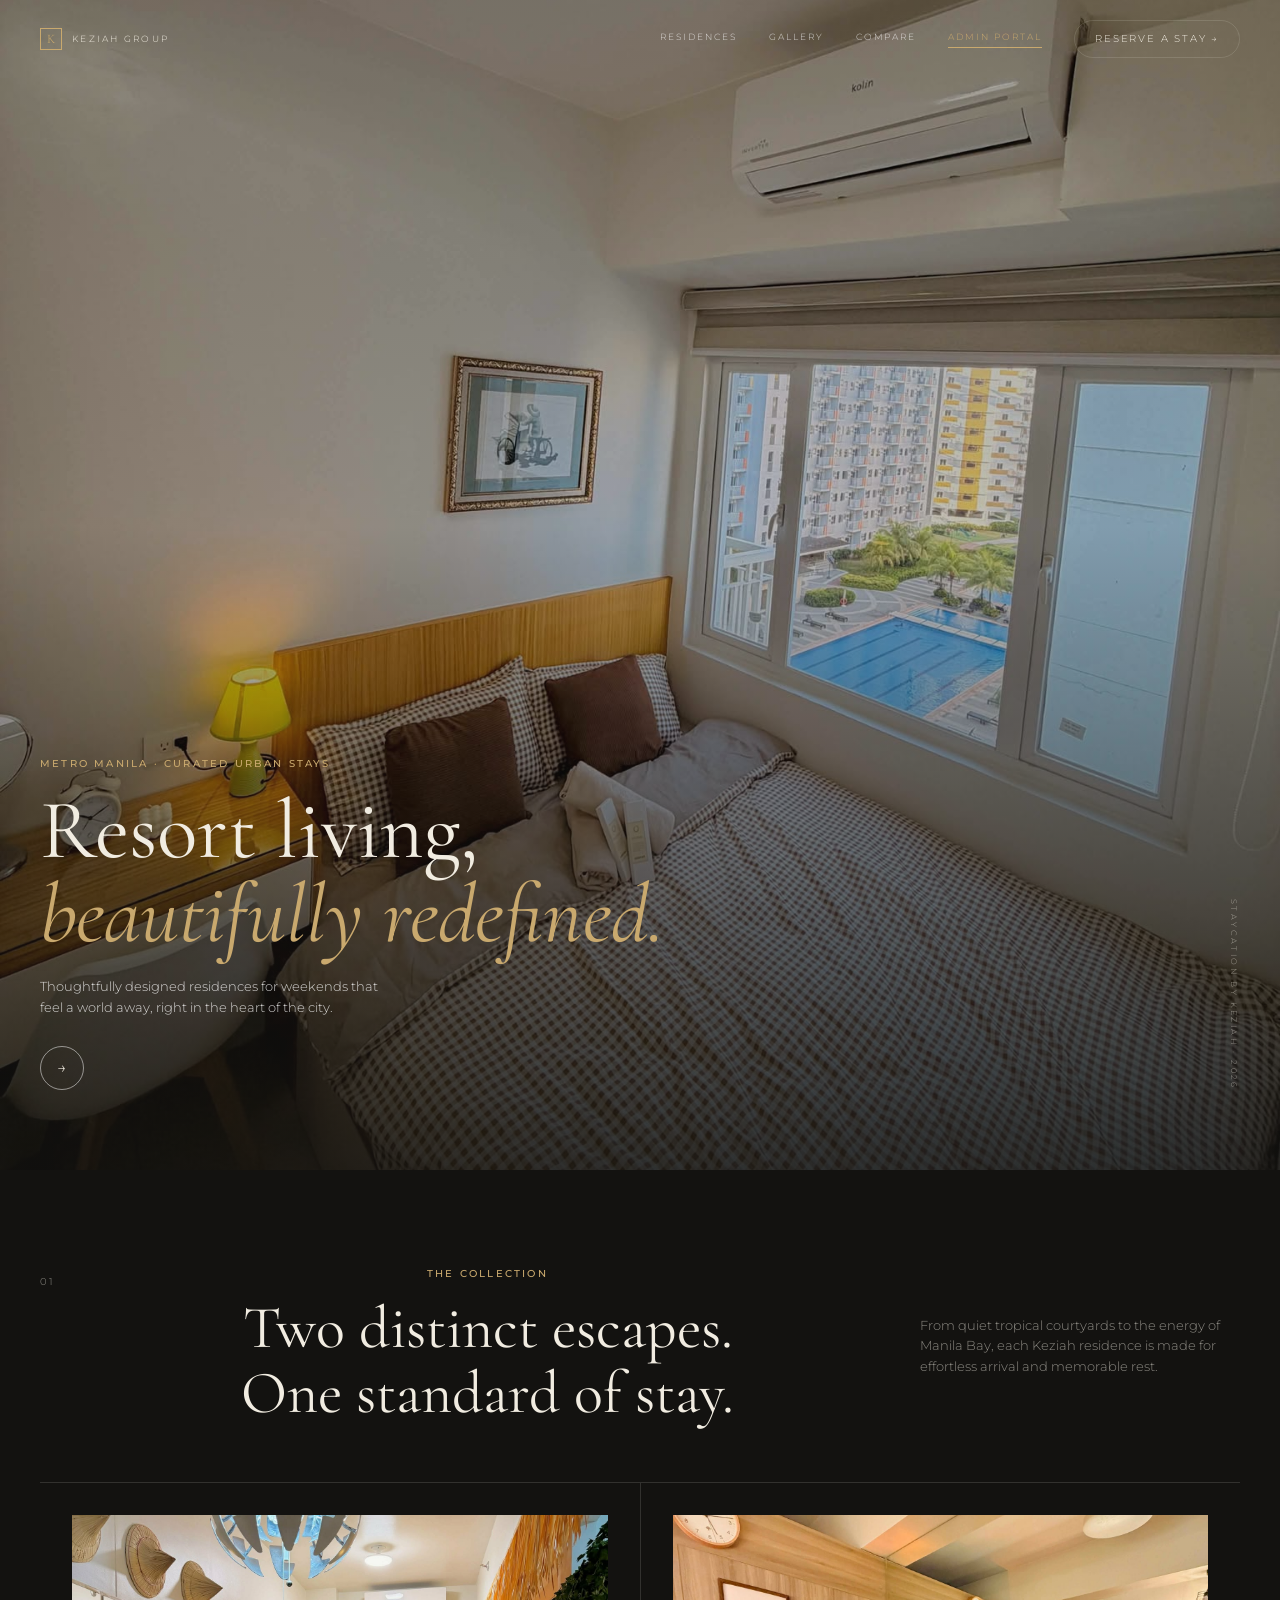
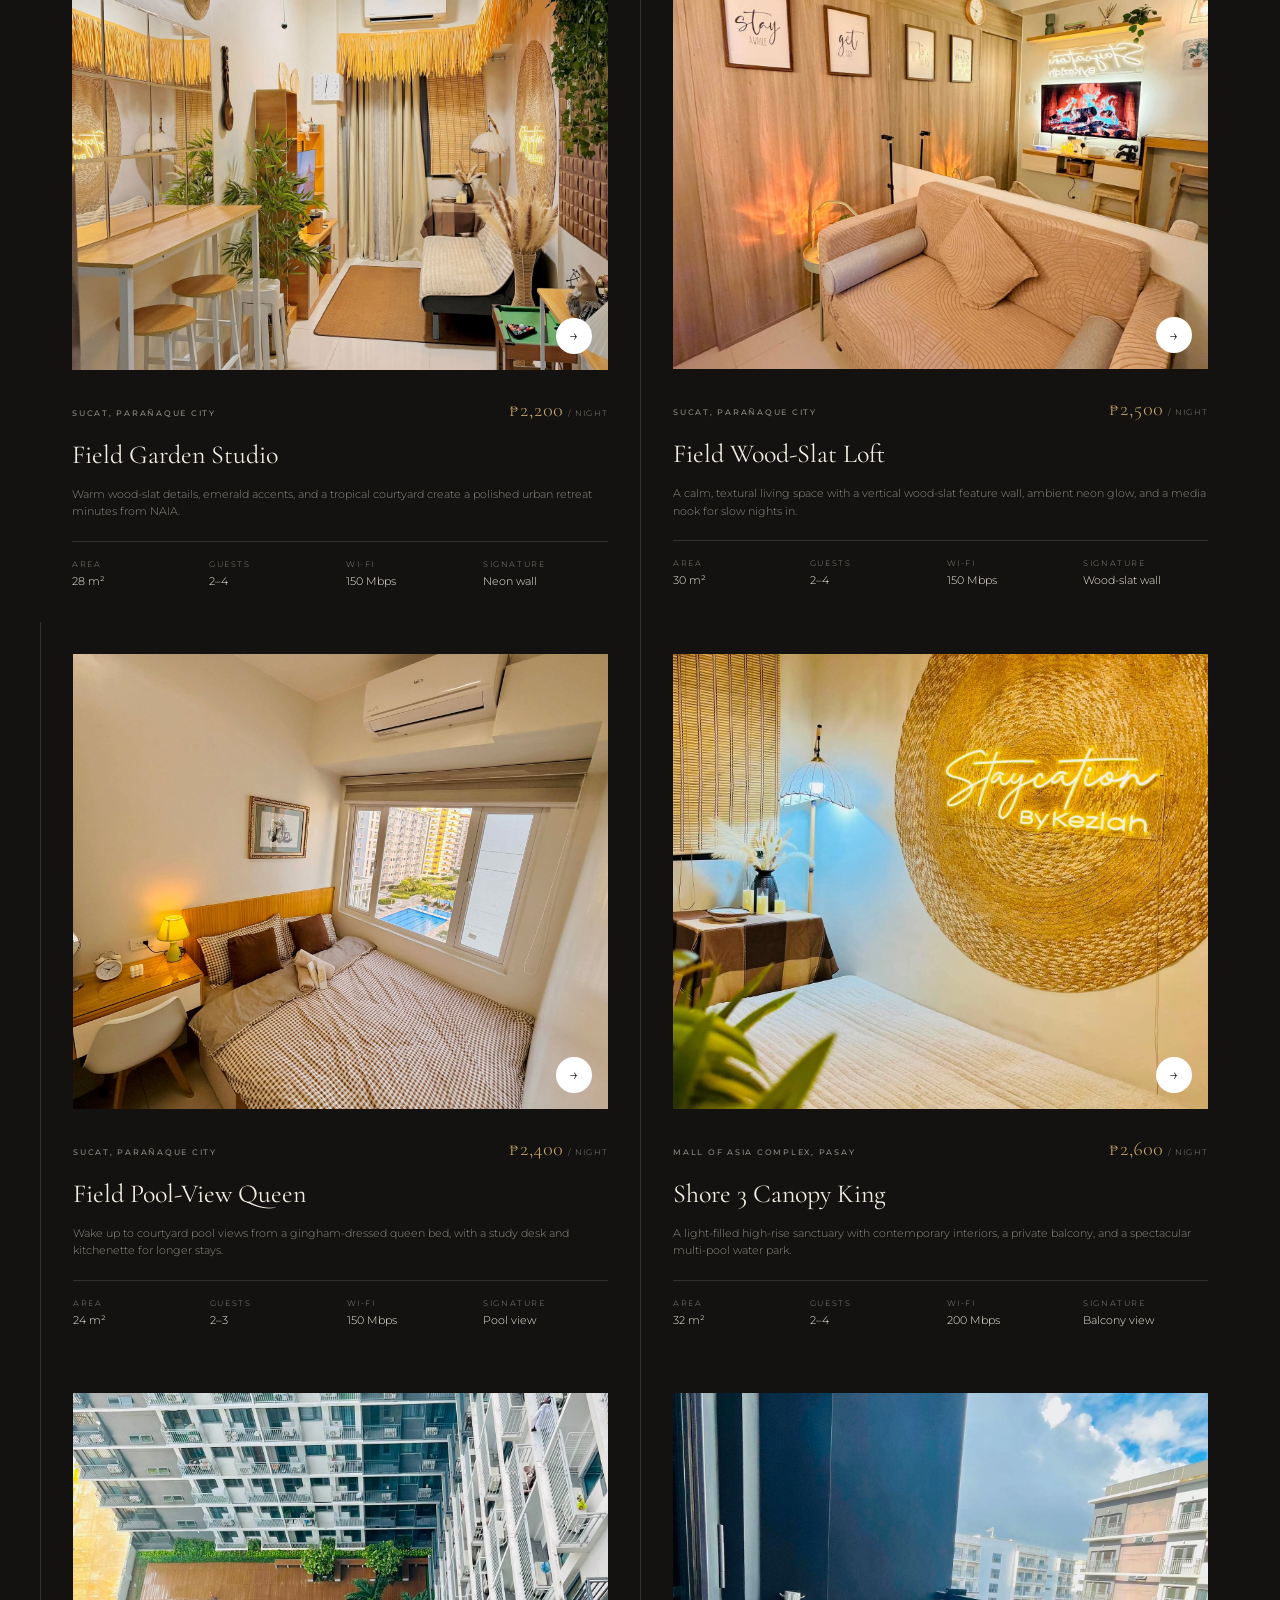
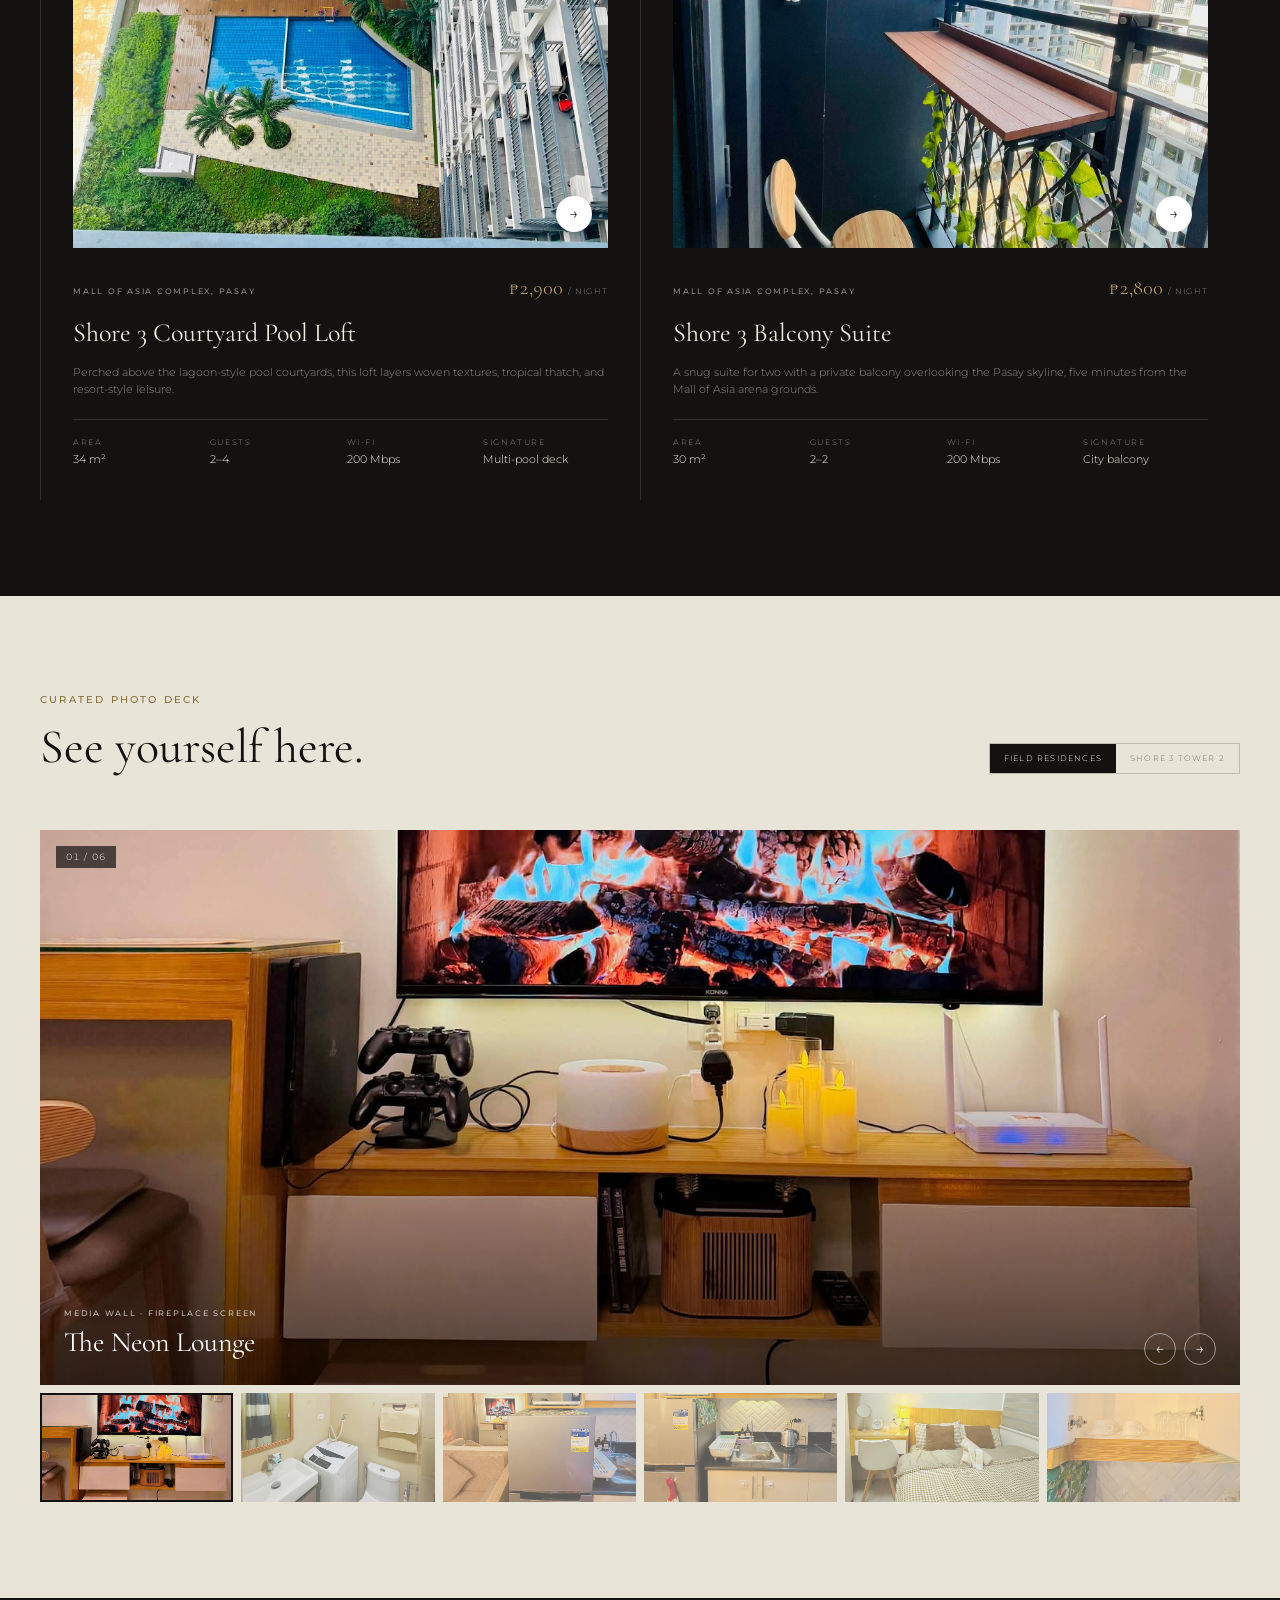
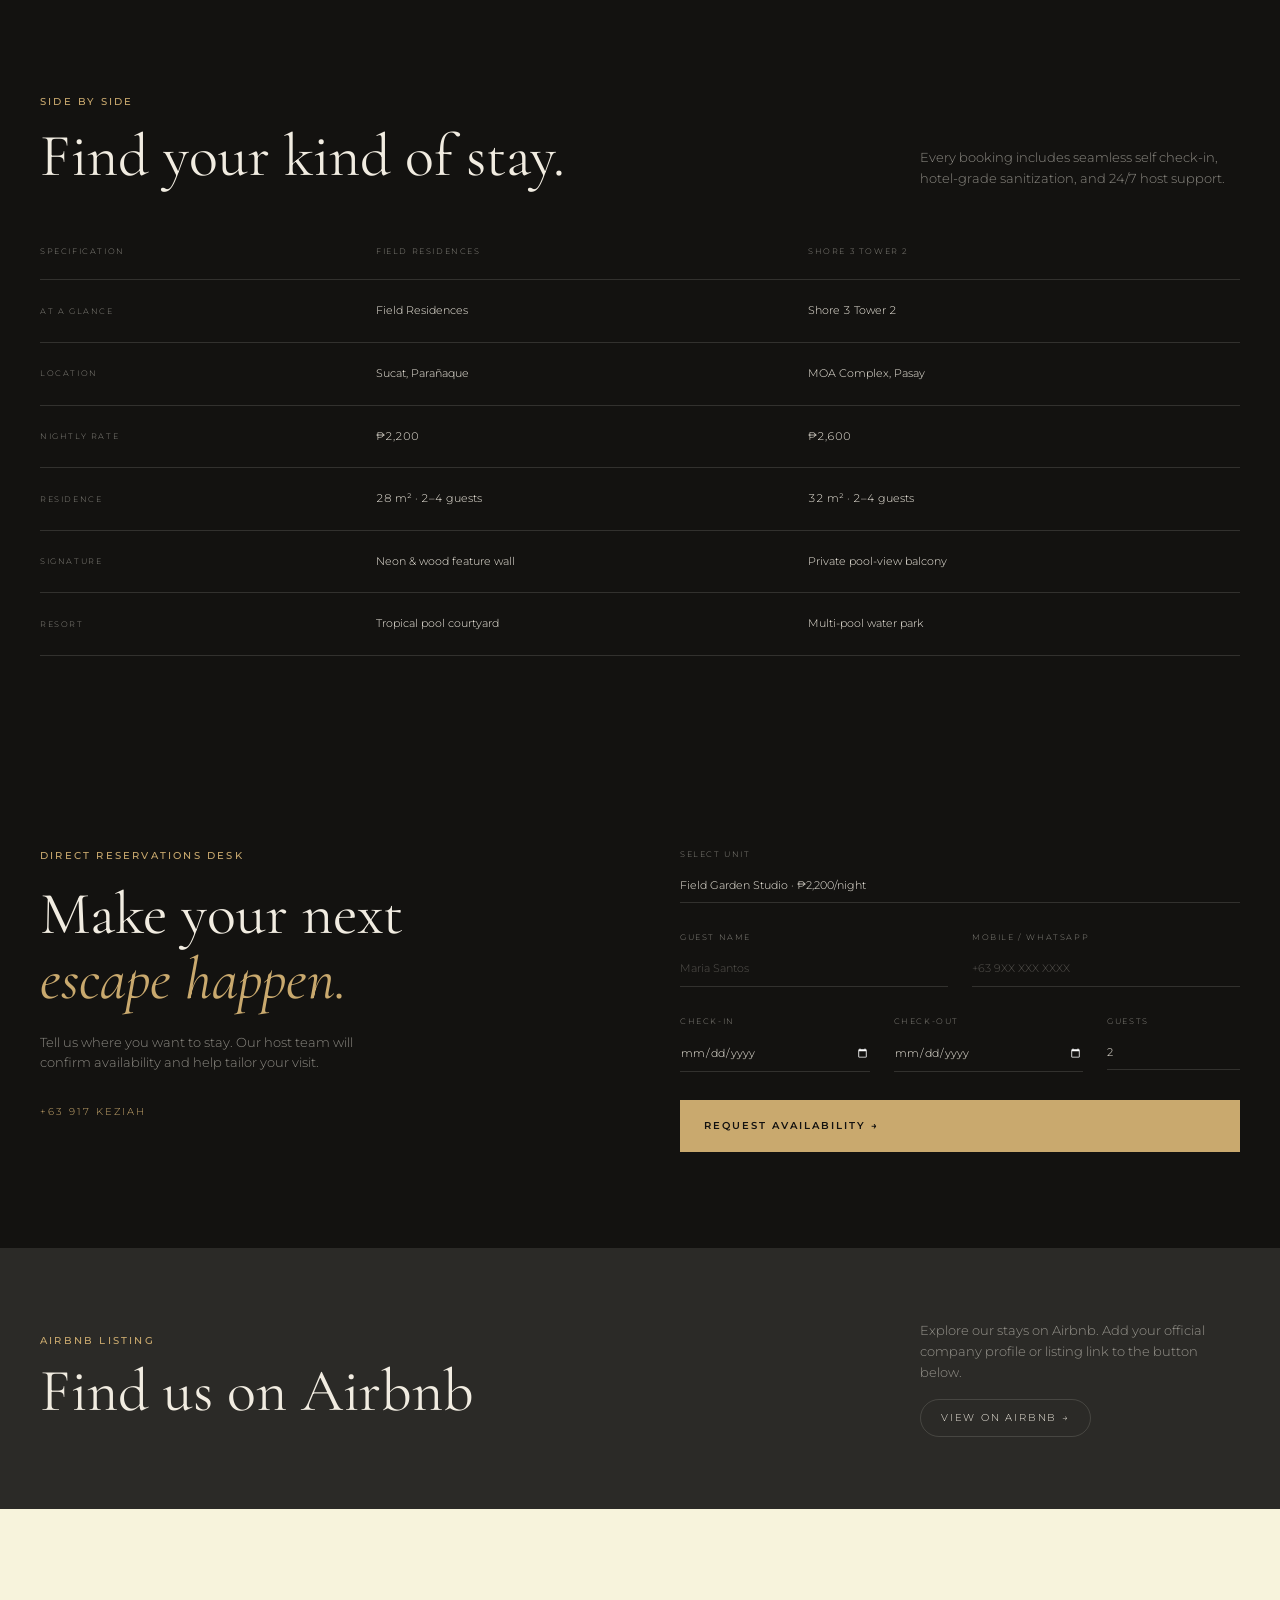
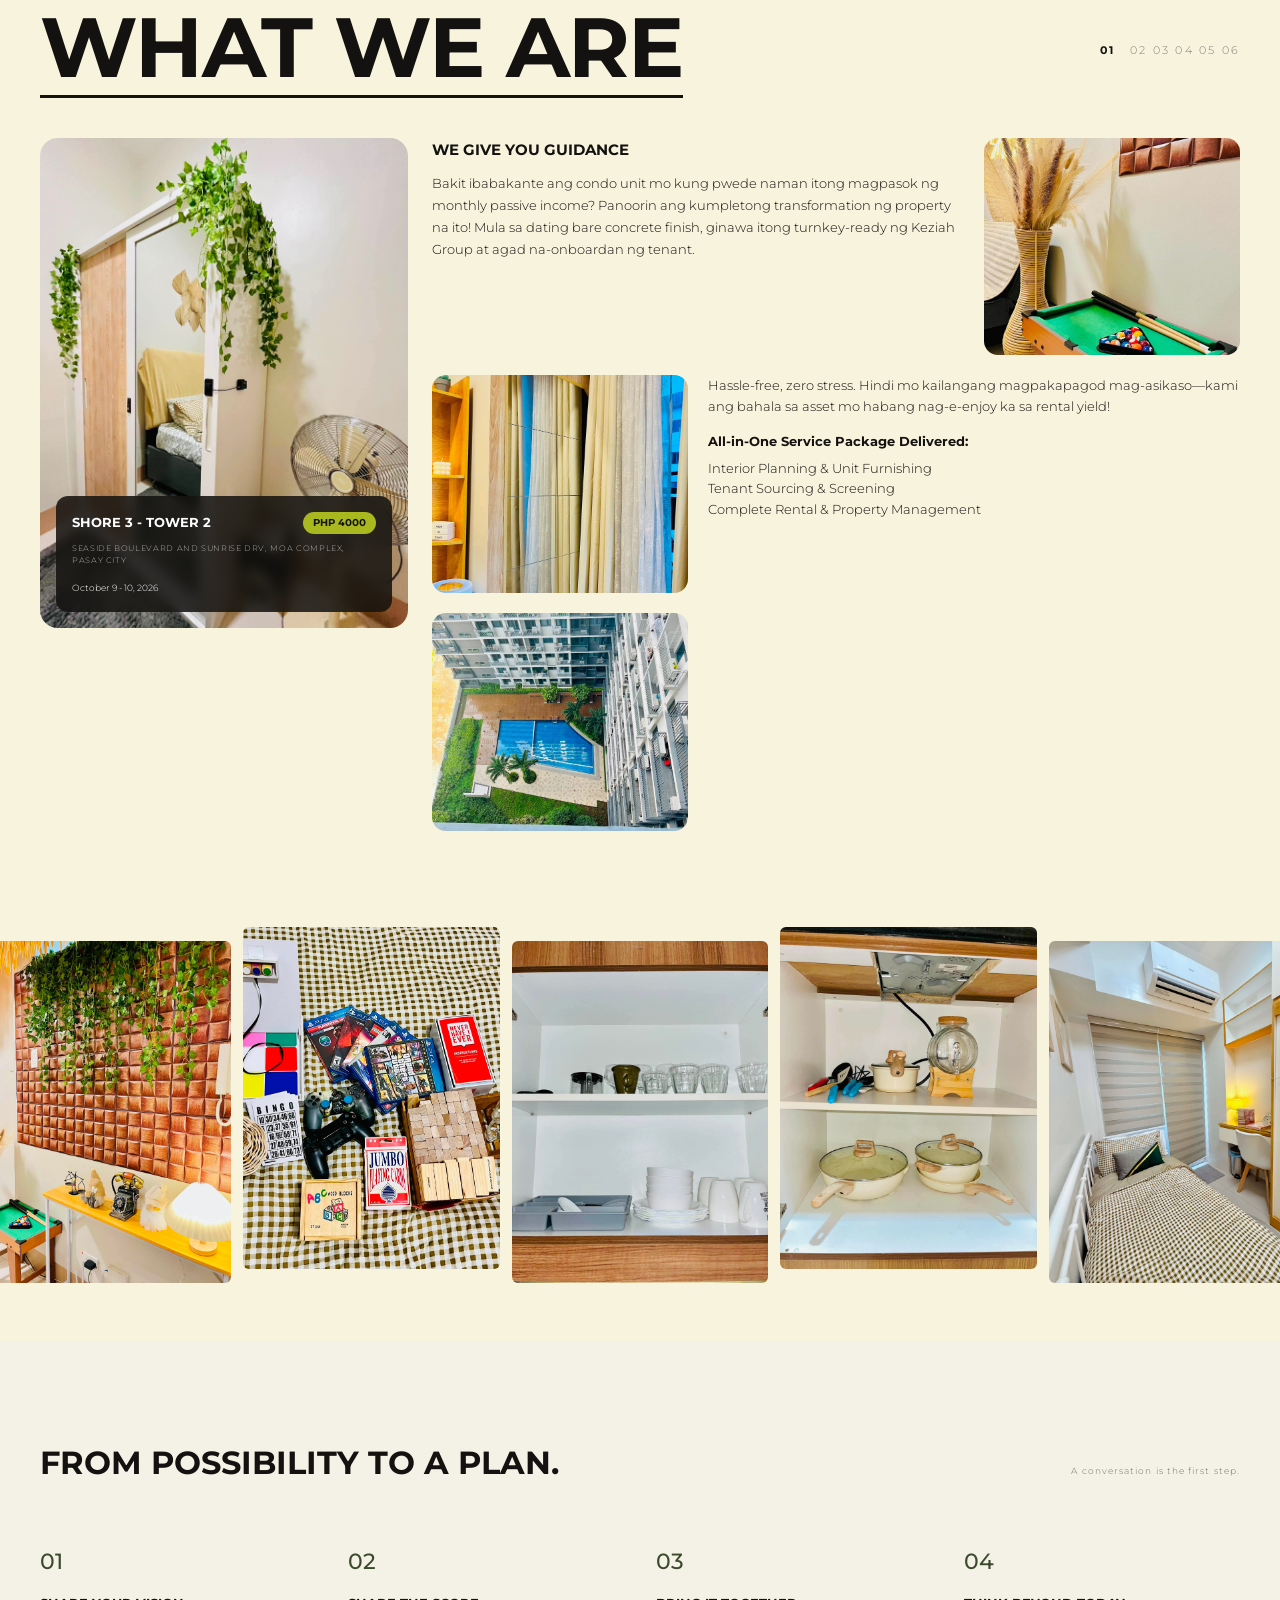
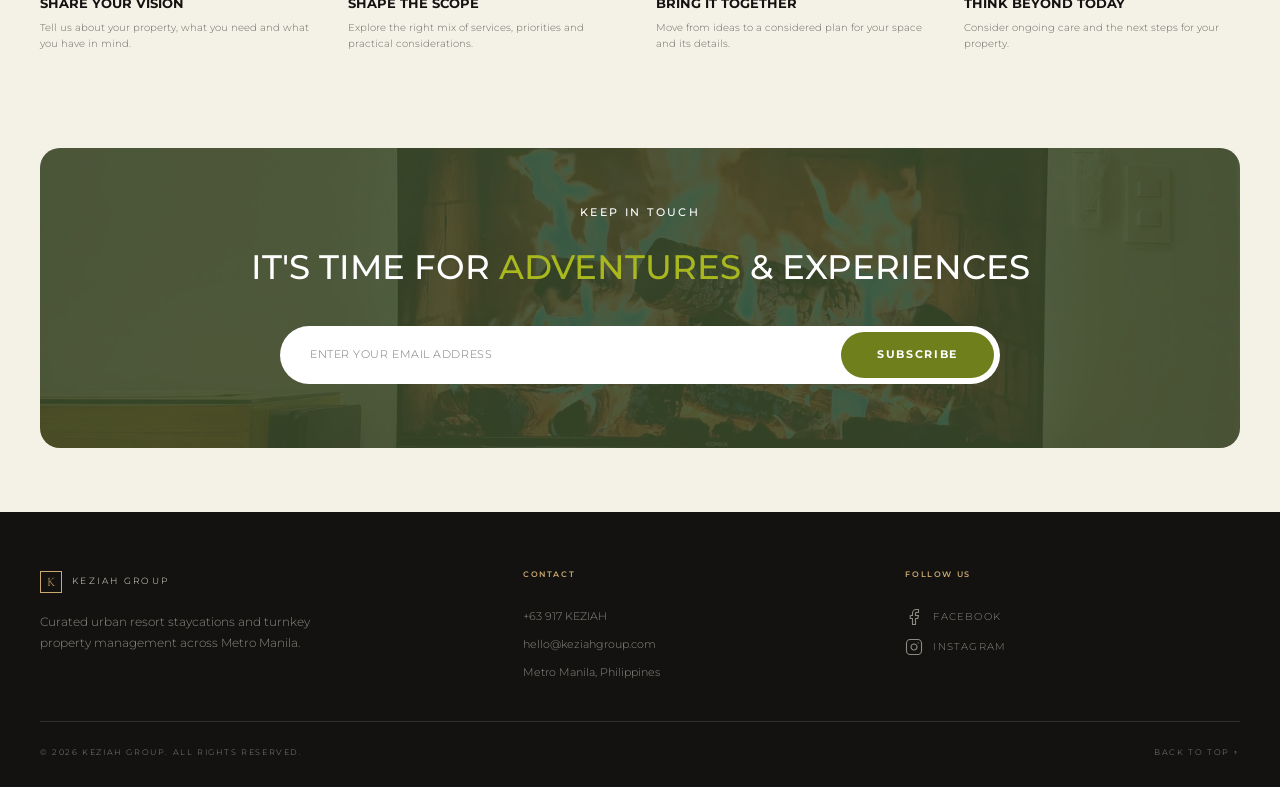
<file: ForPresent/index.html>
<!DOCTYPE html>
<html lang="en">
<head>
  <meta charset="UTF-8" />
  <meta name="viewport" content="width=device-width, initial-scale=1.0" />
  <title>Keziah Group | Urban Resort Stays & Property Management</title>
  <meta name="description" content="Curated luxury urban resort staycations at SMDC Field Residences and Shore 3 Residences in Metro Manila, along with turnkey property management guidance." />
  <meta property="og:title" content="Keziah Group | Urban Resort Stays & Property Management" />
  <meta property="og:description" content="Curated luxury urban resort staycations at SMDC Field Residences and Shore 3 Residences in Metro Manila, along with turnkey property management guidance." />
  <meta property="og:type" content="website" />
  <meta name="twitter:card" content="summary_large_image" />

  <!-- Presentation build: HTML and CSS only. Interactive behavior (gallery controls,
       form handling, CMS sync) is added with JavaScript next semester. -->
  <link rel="preconnect" href="https://fonts.googleapis.com" />
  <link rel="preconnect" href="https://fonts.gstatic.com" crossorigin />
  <link href="https://fonts.googleapis.com/css2?family=Cormorant+Garamond:ital,wght@0,400;0,500;1,400&family=Montserrat:wght@300;400;500;600;700&display=swap" rel="stylesheet" />
  <link rel="stylesheet" href="style.css" />
</head>

<body id="top">

  <!-- Header -->
  <header class="site-header">
    <div class="container header-inner">
      <a href="#top" class="brand">
        <span class="brand-mark">K</span>
        <span class="brand-name">Keziah Group</span>
      </a>
      <input class="mobile-nav-toggle" type="checkbox" id="mobile-nav-toggle" />
      <label class="mobile-nav-trigger" for="mobile-nav-toggle" aria-label="Toggle navigation">
        <span></span><span></span><span></span>
      </label>
      <div class="header-menu">
        <nav class="nav" aria-label="Main navigation">
          <a href="#residences">Residences</a>
          <a href="#gallery">Gallery</a>
          <a href="#compare">Compare</a>
          <a href="admin-dashboard.html" class="nav-admin">Admin Portal</a>
        </nav>
        <a href="#reservation" class="btn-outline">Reserve a Stay &rarr;</a>
      </div>
    </div>
  </header>

  <main>

    <!-- 01. Hero -->
    <section class="hero" id="hero">
      <div class="hero-media">
        <img src="./images/HeroBgpic.jpg" alt="Luxury master bedroom at Keziah Group residences with panoramic outdoor pool view" />
        <div class="hero-scrim"></div>
      </div>
      <div class="container hero-content">
        <div class="hero-copy">
          <span class="kicker">Metro Manila &middot; Curated Urban Stays</span>
          <h1 class="hero-headline">
            Resort living,<br />
            <em>beautifully redefined.</em>
          </h1>
          <p>Thoughtfully designed residences for weekends that feel a world away, right in the heart of the city.</p>
          <a href="#residences" class="round-arrow">&rarr;</a>
        </div>
        <aside class="hero-meta">Staycation by Keziah &middot; 2026</aside>
      </div>
    </section>

    <!-- 02. Collection -->
    <section class="section-dark" id="residences">
      <div class="container">
        <div class="section-head collection-head">
          <span class="index">01</span>
          <div>
            <span class="kicker">The Collection</span>
            <h2 class="display">Two distinct escapes.<br />One standard of stay.</h2>
          </div>
          <p class="intro">From quiet tropical courtyards to the energy of Manila Bay, each Keziah residence is made for effortless arrival and memorable rest.</p>
        </div>
      </div>

      <div class="container residences-grid">
        <article class="residence">
          <div class="residence-media">
            <img src="./images/ResidencesFull.jpg" alt="Field Garden Studio at SMDC Field Residences" />
            <a href="#reservation" class="round-arrow small" aria-label="Reserve Field Garden Studio">&rarr;</a>
          </div>
          <div class="residence-body">
            <div class="residence-meta">
              <span class="small-caps">Sucat, Para&ntilde;aque City</span>
              <span class="rate">&#8369;2,200 <span class="per">/ night</span></span>
            </div>
            <h3 class="residence-title">Field Garden Studio</h3>
            <p>Warm wood-slat details, emerald accents, and a tropical courtyard create a polished urban retreat minutes from NAIA.</p>
            <ul class="specs">
              <li><span class="spec-label">Area</span><span class="spec-value">28 m&sup2;</span></li>
              <li><span class="spec-label">Guests</span><span class="spec-value">2&ndash;4</span></li>
              <li><span class="spec-label">Wi-Fi</span><span class="spec-value">150 Mbps</span></li>
              <li><span class="spec-label">Signature</span><span class="spec-value">Neon wall</span></li>
            </ul>
          </div>
        </article>

        <article class="residence">
          <div class="residence-media">
            <img src="./images/ResidenceLivingArea.jpg" alt="Field Wood-Slat Loft at SMDC Field Residences" />
            <a href="#reservation" class="round-arrow small" aria-label="Reserve Field Wood-Slat Loft">&rarr;</a>
          </div>
          <div class="residence-body">
            <div class="residence-meta">
              <span class="small-caps">Sucat, Para&ntilde;aque City</span>
              <span class="rate">&#8369;2,500 <span class="per">/ night</span></span>
            </div>
            <h3 class="residence-title">Field Wood-Slat Loft</h3>
            <p>A calm, textural living space with a vertical wood-slat feature wall, ambient neon glow, and a media nook for slow nights in.</p>
            <ul class="specs">
              <li><span class="spec-label">Area</span><span class="spec-value">30 m&sup2;</span></li>
              <li><span class="spec-label">Guests</span><span class="spec-value">2&ndash;4</span></li>
              <li><span class="spec-label">Wi-Fi</span><span class="spec-value">150 Mbps</span></li>
              <li><span class="spec-label">Signature</span><span class="spec-value">Wood-slat wall</span></li>
            </ul>
          </div>
        </article>

        <article class="residence">
          <div class="residence-media">
            <img src="./images/Field Residences Keziah Group/768962698_1026963896824913_1640508763953979682_n.jpg" alt="Field Pool-View Queen at SMDC Field Residences" />
            <a href="#reservation" class="round-arrow small" aria-label="Reserve Field Pool-View Queen">&rarr;</a>
          </div>
          <div class="residence-body">
            <div class="residence-meta">
              <span class="small-caps">Sucat, Para&ntilde;aque City</span>
              <span class="rate">&#8369;2,400 <span class="per">/ night</span></span>
            </div>
            <h3 class="residence-title">Field Pool-View Queen</h3>
            <p>Wake up to courtyard pool views from a gingham-dressed queen bed, with a study desk and kitchenette for longer stays.</p>
            <ul class="specs">
              <li><span class="spec-label">Area</span><span class="spec-value">24 m&sup2;</span></li>
              <li><span class="spec-label">Guests</span><span class="spec-value">2&ndash;3</span></li>
              <li><span class="spec-label">Wi-Fi</span><span class="spec-value">150 Mbps</span></li>
              <li><span class="spec-label">Signature</span><span class="spec-value">Pool view</span></li>
            </ul>
          </div>
        </article>

        <article class="residence">
          <div class="residence-media">
            <img src="./images/Shore3BedCanopy.jpg" alt="Shore 3 Canopy King at SMDC Shore 3 Residences" />
            <a href="#reservation" class="round-arrow small" aria-label="Reserve Shore 3 Canopy King">&rarr;</a>
          </div>
          <div class="residence-body">
            <div class="residence-meta">
              <span class="small-caps">Mall of Asia Complex, Pasay</span>
              <span class="rate">&#8369;2,600 <span class="per">/ night</span></span>
            </div>
            <h3 class="residence-title">Shore 3 Canopy King</h3>
            <p>A light-filled high-rise sanctuary with contemporary interiors, a private balcony, and a spectacular multi-pool water park.</p>
            <ul class="specs">
              <li><span class="spec-label">Area</span><span class="spec-value">32 m&sup2;</span></li>
              <li><span class="spec-label">Guests</span><span class="spec-value">2&ndash;4</span></li>
              <li><span class="spec-label">Wi-Fi</span><span class="spec-value">200 Mbps</span></li>
              <li><span class="spec-label">Signature</span><span class="spec-value">Balcony view</span></li>
            </ul>
          </div>
        </article>

        <article class="residence">
          <div class="residence-media">
            <img src="./images/Shore3pool.jpg" alt="Shore 3 Courtyard Pool Loft at SMDC Shore 3 Residences" />
            <a href="#reservation" class="round-arrow small" aria-label="Reserve Shore 3 Courtyard Pool Loft">&rarr;</a>
          </div>
          <div class="residence-body">
            <div class="residence-meta">
              <span class="small-caps">Mall of Asia Complex, Pasay</span>
              <span class="rate">&#8369;2,900 <span class="per">/ night</span></span>
            </div>
            <h3 class="residence-title">Shore 3 Courtyard Pool Loft</h3>
            <p>Perched above the lagoon-style pool courtyards, this loft layers woven textures, tropical thatch, and resort-style leisure.</p>
            <ul class="specs">
              <li><span class="spec-label">Area</span><span class="spec-value">34 m&sup2;</span></li>
              <li><span class="spec-label">Guests</span><span class="spec-value">2&ndash;4</span></li>
              <li><span class="spec-label">Wi-Fi</span><span class="spec-value">200 Mbps</span></li>
              <li><span class="spec-label">Signature</span><span class="spec-value">Multi-pool deck</span></li>
            </ul>
          </div>
        </article>

        <article class="residence">
          <div class="residence-media">
            <img src="./images/Shore3Balcony.jpg" alt="Shore 3 Balcony Suite at SMDC Shore 3 Residences" />
            <a href="#reservation" class="round-arrow small" aria-label="Reserve Shore 3 Balcony Suite">&rarr;</a>
          </div>
          <div class="residence-body">
            <div class="residence-meta">
              <span class="small-caps">Mall of Asia Complex, Pasay</span>
              <span class="rate">&#8369;2,800 <span class="per">/ night</span></span>
            </div>
            <h3 class="residence-title">Shore 3 Balcony Suite</h3>
            <p>A snug suite for two with a private balcony overlooking the Pasay skyline, five minutes from the Mall of Asia arena grounds.</p>
            <ul class="specs">
              <li><span class="spec-label">Area</span><span class="spec-value">30 m&sup2;</span></li>
              <li><span class="spec-label">Guests</span><span class="spec-value">2&ndash;2</span></li>
              <li><span class="spec-label">Wi-Fi</span><span class="spec-value">200 Mbps</span></li>
              <li><span class="spec-label">Signature</span><span class="spec-value">City balcony</span></li>
            </ul>
          </div>
        </article>
      </div>
    </section>

    <!-- 03. Gallery (CSS-only tabs: hidden radios switch the two photo decks) -->
    <section class="section-stone" id="gallery">
      <input class="css-tab-state" type="radio" name="gallery-tab" id="gallery-tab-field" checked />
      <input class="css-tab-state" type="radio" name="gallery-tab" id="gallery-tab-shore" />

      <div class="container">
        <div class="section-head">
          <div>
            <span class="kicker">Curated Photo Deck</span>
            <h2 class="display">See yourself here.</h2>
          </div>
          <div class="tabs">
            <label for="gallery-tab-field" class="tab">Field Residences</label>
            <label for="gallery-tab-shore" class="tab">Shore 3 Tower 2</label>
          </div>
        </div>

        <div class="gallery-view gallery-view-field">
          <figure class="deck-main">
            <img src="./images/SMDClivingarea.jpg" alt="Media wall with neon sign and fireplace screen in a Field Residences living area" />
            <div class="deck-scrim"></div>
            <span class="deck-counter">01 / 06</span>
            <figcaption class="deck-caption">
              <div>
                <span class="kicker">Media Wall &middot; Fireplace Screen</span>
                <h3>The Neon Lounge</h3>
              </div>
              <div class="deck-controls">
                <button type="button" class="round-btn" aria-label="Previous photograph">&larr;</button>
                <button type="button" class="round-btn" aria-label="Next photograph">&rarr;</button>
              </div>
            </figcaption>
          </figure>
          <ul class="thumbs">
            <li class="active"><img src="./images/SMDClivingarea.jpg" alt="The Neon Lounge" /></li>
            <li><img src="./images/Bathroom.jpg" alt="Rain & Chrome" /></li>
            <li><img src="./images/Field Residences Keziah Group/772177464_27746928598310769_3538866520957420293_n.jpg" alt="Soft Places to Land" /></li>
            <li><img src="./images/Field Residences Keziah Group/771572526_1922496205095044_3380486222252288733_n.jpg" alt="Morning Coffee Corner" /></li>
            <li><img src="./images/Field Residences Keziah Group/768554940_2280423522769728_146719134858119705_n.jpg" alt="Sleeps Like a Resort" /></li>
            <li><img src="./images/Field Residences Keziah Group/768307839_1091947016740290_1710103021768705760_n.jpg" alt="Stocked & Ready" /></li>
          </ul>
        </div>

        <div class="gallery-view gallery-view-shore">
          <figure class="deck-main">
            <img src="./images/Shore 3 Tower 2/766051810_28314050084858963_1056437649114870640_n.jpg" alt="Queen bed beneath the signature Staycation neon sign at Shore 3 Tower 2" />
            <div class="deck-scrim"></div>
            <span class="deck-counter">01 / 06</span>
            <figcaption class="deck-caption">
              <div>
                <span class="kicker">Signature Neon &middot; Queen Bed</span>
                <h3>Staycation Glow</h3>
              </div>
              <div class="deck-controls">
                <button type="button" class="round-btn" aria-label="Previous photograph">&larr;</button>
                <button type="button" class="round-btn" aria-label="Next photograph">&rarr;</button>
              </div>
            </figcaption>
          </figure>
          <ul class="thumbs">
            <li class="active"><img src="./images/Shore 3 Tower 2/766051810_28314050084858963_1056437649114870640_n.jpg" alt="Staycation Glow" /></li>
            <li><img src="./images/Shore 3 Tower 2/768823553_1070301085512799_5926388324576497862_n.jpg" alt="The Beach Room" /></li>
            <li><img src="./images/Shore 3 Tower 2/771693777_1076463458398359_4136069903078281382_n.jpg" alt="Slow Evenings" /></li>
            <li><img src="./images/Shore 3 Tower 2/768679304_1383037170632478_9091691338989067767_n.jpg" alt="Golden Hour Suite" /></li>
            <li><img src="./images/Shore 3 Tower 2/768576757_2910725872605695_6952919627241142653_n.jpg" alt="Cook-in Convenience" /></li>
            <li><img src="./images/Shore 3 Tower 2/771843542_1076937381686898_8510821433117670741_n.jpg" alt="Fresh & Functional" /></li>
          </ul>
        </div>
      </div>
    </section>

    <!-- 04. Comparison -->
    <section class="section-dark" id="compare">
      <div class="container">
        <div class="section-head">
          <div>
            <span class="kicker">Side By Side</span>
            <h2 class="display">Find your kind of stay.</h2>
          </div>
          <p class="intro">Every booking includes seamless self check-in, hotel-grade sanitization, and 24/7 host support.</p>
        </div>

        <div class="table-wrap">
          <table class="compare-table">
            <caption class="visually-hidden">Comparison of amenities and features between Field Residences and Shore 3 Tower 2</caption>
            <thead>
              <tr>
                <th scope="col">Specification</th>
                <th scope="col">Field Residences</th>
                <th scope="col">Shore 3 Tower 2</th>
              </tr>
            </thead>
            <tbody>
              <tr><th scope="row">At a Glance</th><td>Field Residences</td><td>Shore 3 Tower 2</td></tr>
              <tr><th scope="row">Location</th><td>Sucat, Para&ntilde;aque</td><td>MOA Complex, Pasay</td></tr>
              <tr><th scope="row">Nightly Rate</th><td>&#8369;2,200</td><td>&#8369;2,600</td></tr>
              <tr><th scope="row">Residence</th><td>28 m&sup2; &middot; 2&ndash;4 guests</td><td>32 m&sup2; &middot; 2&ndash;4 guests</td></tr>
              <tr><th scope="row">Signature</th><td>Neon &amp; wood feature wall</td><td>Private pool-view balcony</td></tr>
              <tr><th scope="row">Resort</th><td>Tropical pool courtyard</td><td>Multi-pool water park</td></tr>
            </tbody>
          </table>
        </div>
      </div>
    </section>

    <!-- 05. Reservation (form controls are presentational in this build) -->
    <section class="section-dark" id="reservation">
      <div class="container reservation-grid">
        <div>
          <span class="kicker">Direct Reservations Desk</span>
          <h2 class="display">Make your next<br /><em>escape happen.</em></h2>
          <p class="intro">Tell us where you want to stay. Our host team will confirm availability and help tailor your visit.</p>
          <a href="tel:+63917KEZIAH" class="phone">+63 917 KEZIAH</a>
        </div>

        <form class="reservation-form" action="#" method="post">
          <div class="field">
            <label for="select-property">Select Unit</label>
            <select id="select-property" name="property" required>
              <option value="field-garden-studio" selected>Field Garden Studio &middot; &#8369;2,200/night</option>
              <option value="field-wood-slat-loft">Field Wood-Slat Loft &middot; &#8369;2,500/night</option>
              <option value="field-pool-view-queen">Field Pool-View Queen &middot; &#8369;2,400/night</option>
              <option value="shore-3-canopy-king">Shore 3 Canopy King &middot; &#8369;2,600/night</option>
              <option value="shore-3-courtyard-pool-loft">Shore 3 Courtyard Pool Loft &middot; &#8369;2,900/night</option>
              <option value="shore-3-balcony-suite">Shore 3 Balcony Suite &middot; &#8369;2,800/night</option>
            </select>
          </div>
          <div class="row-halves">
            <div class="field">
              <label for="guest-name">Guest Name</label>
              <input type="text" id="guest-name" name="guest_name" placeholder="Maria Santos" required />
            </div>
            <div class="field">
              <label for="guest-mobile">Mobile / WhatsApp</label>
              <input type="tel" id="guest-mobile" name="guest_mobile" placeholder="+63 9XX XXX XXXX" required />
            </div>
          </div>
          <div class="row-thirds">
            <div class="field">
              <label for="check-in">Check-In</label>
              <input type="date" id="check-in" name="check_in" required />
            </div>
            <div class="field">
              <label for="check-out">Check-Out</label>
              <input type="date" id="check-out" name="check_out" required />
            </div>
            <div class="field">
              <label for="guests">Guests</label>
              <input type="number" id="guests" name="guests" min="1" max="8" value="2" required />
            </div>
          </div>
          <button type="submit" class="btn-gold">Request Availability &rarr;</button>
        </form>
      </div>
    </section>

    <!-- 06. Airbnb -->
    <section class="section-airbnb">
      <div class="container airbnb-row">
        <div>
          <span class="kicker">Airbnb Listing</span>
          <h2 class="display">Find us on Airbnb</h2>
        </div>
        <div class="airbnb-action">
          <p class="intro">Explore our stays on Airbnb. Add your official company profile or listing link to the button below.</p>
          <a href="https://airbnb.com" target="_blank" rel="noopener noreferrer" class="btn-outline">View on Airbnb &rarr;</a>
        </div>
      </div>
    </section>

    <!-- 07. What We Are -->
    <section class="section-cream" id="guidance">
      <div class="container">
        <div class="watermark-row">
          <h2 class="watermark">What We Are</h2>
          <div class="stepper">
            <span class="on">01</span>
            <span class="rest">02 03 04 05 06</span>
          </div>
        </div>

        <div class="guidance-grid">
          <article class="feature-card">
            <img src="./images/Shore 3 Tower 2/767945232_1774249997046418_3164012983819070313_n.jpg" alt="Shore 3 Tower 2 bedroom with open wardrobe, standing fan, and woven ceiling fan detail" />
            <div class="feature-body">
              <div class="feature-top">
                <span class="unit">Shore 3 - Tower 2</span>
                <span class="price">PHP 4000</span>
              </div>
              <address>Seaside Boulevard and Sunrise Drv, MOA Complex, Pasay City</address>
              <div class="feature-foot">
                <time datetime="2026-10-09">October 9 - 10, 2026</time>
              </div>
            </div>
          </article>

          <div class="bento">
            <div class="bento-text">
              <h3>We Give You Guidance</h3>
              <p>Bakit ibabakante ang condo unit mo kung pwede naman itong magpasok ng monthly passive income? Panoorin ang kumpletong transformation ng property na ito! Mula sa dating bare concrete finish, ginawa itong turnkey-ready ng Keziah Group at agad na-onboardan ng tenant.</p>
            </div>
            <div class="tile">
              <img src="./images/Shore 3 Tower 2/764817234_1439947934846393_7141973612724028055_n.jpg" alt="Recreation nook with mini pool table and pampas grass" />
            </div>
            <div class="tile">
              <img src="./images/Shore 3 Tower 2/764550634_2268456940385711_9034622465181755152_n.jpg" alt="Turnkey hallway entryway with floor-to-ceiling mirror and drapery" />
            </div>
            <aside class="callout">
              <p>Hassle-free, zero stress. Hindi mo kailangang magpakapagod mag-asikaso&mdash;kami ang bahala sa asset mo habang nag-e-enjoy ka sa rental yield!</p>
              <h4>All-in-One Service Package Delivered:</h4>
              <ul>
                <li>Interior Planning &amp; Unit Furnishing</li>
                <li>Tenant Sourcing &amp; Screening</li>
                <li>Complete Rental &amp; Property Management</li>
              </ul>
            </aside>
            <div class="tile">
              <img src="./images/Shore 3 Tower 2/764531179_1577152200723843_4224525762653773561_n.jpg" alt="Overhead view of the Shore 3 resort swimming pool courtyard" />
            </div>
          </div>
        </div>
      </div>
    </section>

    <!-- 08. Strip -->
    <section class="strip">
      <ul class="strip-grid">
        <li><img src="./images/Shore 3 Tower 2/765262232_1565639328598598_8146226615440787069_n.jpg" alt="Furnished console with green plant wall and media unit" /></li>
        <li><img src="./images/Shore 3 Tower 2/765854310_1562364878867951_5754192265759222059_n.jpg" alt="Flat lay of board games and entertainment" /></li>
        <li><img src="./images/Shore 3 Tower 2/766913541_2182149682496487_4691545108049705565_n.jpg" alt="Kitchen dish cabinet with stocked tableware" /></li>
        <li><img src="./images/Shore 3 Tower 2/767560130_1437800851492750_6921806562521652572_n.jpg" alt="Cookware cabinet with pots and pans" /></li>
        <li><img src="./images/Field Residences Keziah Group/771379113_1078403004879967_8509299371973973024_n.jpg" alt="Single bed with study desk and mirrored wardrobe" /></li>
      </ul>
    </section>

    <!-- 09. Process -->
    <section class="section-light" id="process">
      <div class="container">
        <div class="process-head">
          <h2>From Possibility to a Plan.</h2>
          <span>A conversation is the first step.</span>
        </div>
        <div class="steps">
          <div class="step"><span class="step-no">01</span><h3>Share Your Vision</h3><p>Tell us about your property, what you need and what you have in mind.</p></div>
          <div class="step"><span class="step-no">02</span><h3>Shape the Scope</h3><p>Explore the right mix of services, priorities and practical considerations.</p></div>
          <div class="step"><span class="step-no">03</span><h3>Bring It Together</h3><p>Move from ideas to a considered plan for your space and its details.</p></div>
          <div class="step"><span class="step-no">04</span><h3>Think Beyond Today</h3><p>Consider ongoing care and the next steps for your property.</p></div>
        </div>
      </div>
    </section>

    <!-- 10. Newsletter -->
    <section class="newsletter">
      <div class="container">
        <div class="newsletter-card">
          <img class="newsletter-bg" src="./images/Field Residences Keziah Group/770387571_1041868808552276_2176791805857020544_n.jpg" alt="Staycation neon sign above a lit fireplace screen in a Keziah suite" />
          <div class="newsletter-inner">
            <span class="badge-text">Keep In Touch</span>
            <h2>It's Time For <em>Adventures</em> &amp; Experiences</h2>
            <form class="newsletter-form" action="#" method="post">
              <label for="newsletter-email" class="visually-hidden">Email address</label>
              <input type="email" id="newsletter-email" name="email" placeholder="ENTER YOUR EMAIL ADDRESS" required />
              <button type="submit">Subscribe</button>
            </form>
          </div>
        </div>
      </div>
    </section>

  </main>

  <!-- Footer -->
  <footer class="site-footer">
    <div class="container footer-grid">
      <div class="footer-brand">
        <div class="brand">
          <span class="brand-mark">K</span>
          <span class="brand-name">Keziah Group</span>
        </div>
        <p class="footer-tagline">Curated urban resort staycations and turnkey property management across Metro Manila.</p>
      </div>

      <div class="footer-col">
        <span class="footer-heading">Contact</span>
        <a href="tel:+63917KEZIAH" class="footer-link">+63 917 KEZIAH</a>
        <a href="mailto:hello@keziahgroup.com" class="footer-link">hello@keziahgroup.com</a>
        <p class="footer-link">Metro Manila, Philippines</p>
      </div>

      <div class="footer-col">
        <span class="footer-heading">Follow Us</span>
        <div class="social-links">
          <a href="https://facebook.com/keziahgroup" target="_blank" rel="noopener noreferrer" class="social-link" aria-label="Follow Keziah Group on Facebook">
            <svg class="social-icon" viewBox="0 0 24 24" aria-hidden="true" focusable="false"><path d="M18 2h-3a5 5 0 0 0-5 5v3H7v4h3v8h4v-8h3l1-4h-4V7a1 1 0 0 1 1-1h3z"/></svg>
            <span>Facebook</span>
          </a>
          <a href="https://instagram.com/keziahgroup" target="_blank" rel="noopener noreferrer" class="social-link" aria-label="Follow Keziah Group on Instagram">
            <svg class="social-icon" viewBox="0 0 24 24" aria-hidden="true" focusable="false"><rect x="2" y="2" width="20" height="20" rx="5" ry="5"/><path d="M16 11.37A4 4 0 1 1 12.63 8 4 4 0 0 1 16 11.37z"/><line x1="17.5" y1="6.5" x2="17.51" y2="6.5"/></svg>
            <span>Instagram</span>
          </a>
        </div>
      </div>
    </div>

    <div class="container footer-bottom">
      <p>&copy; 2026 Keziah Group. All rights reserved.</p>
      <a href="#top">Back to Top &uarr;</a>
    </div>
  </footer>

</body>
</html>
</file>
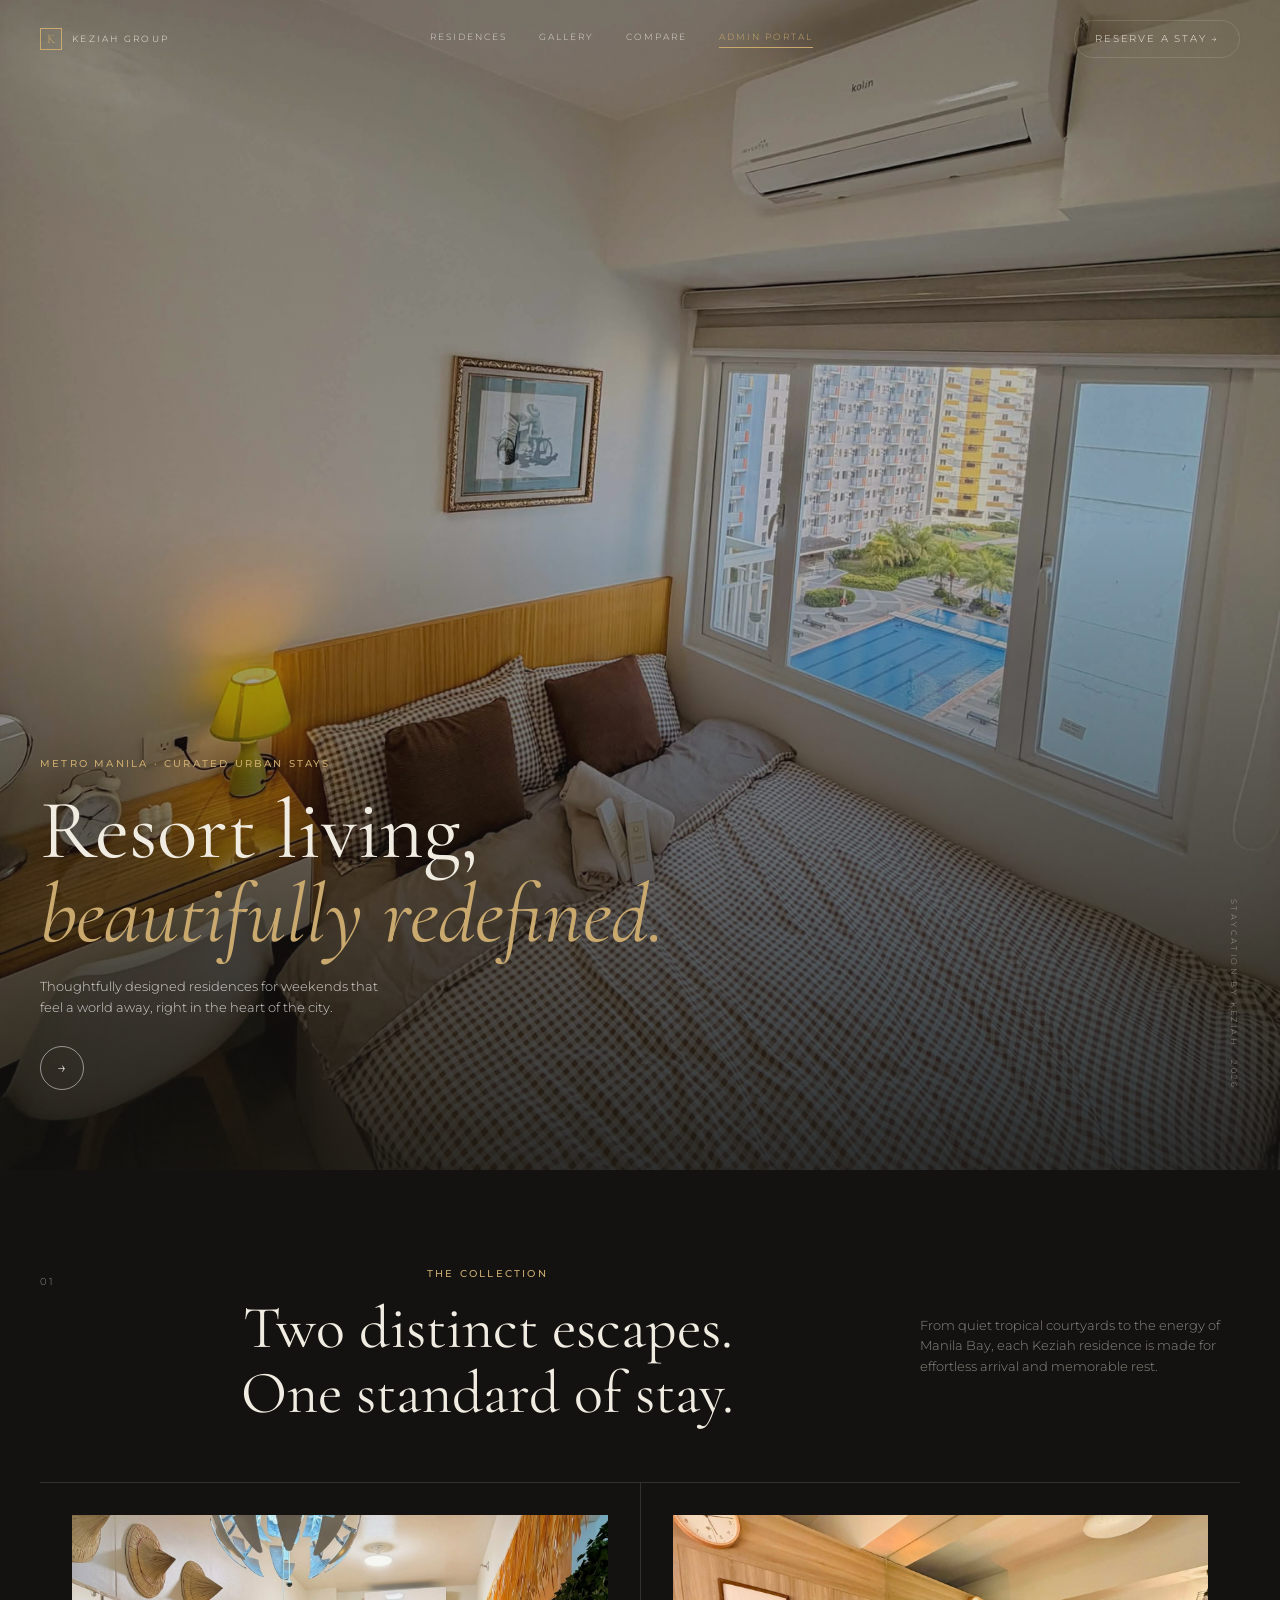
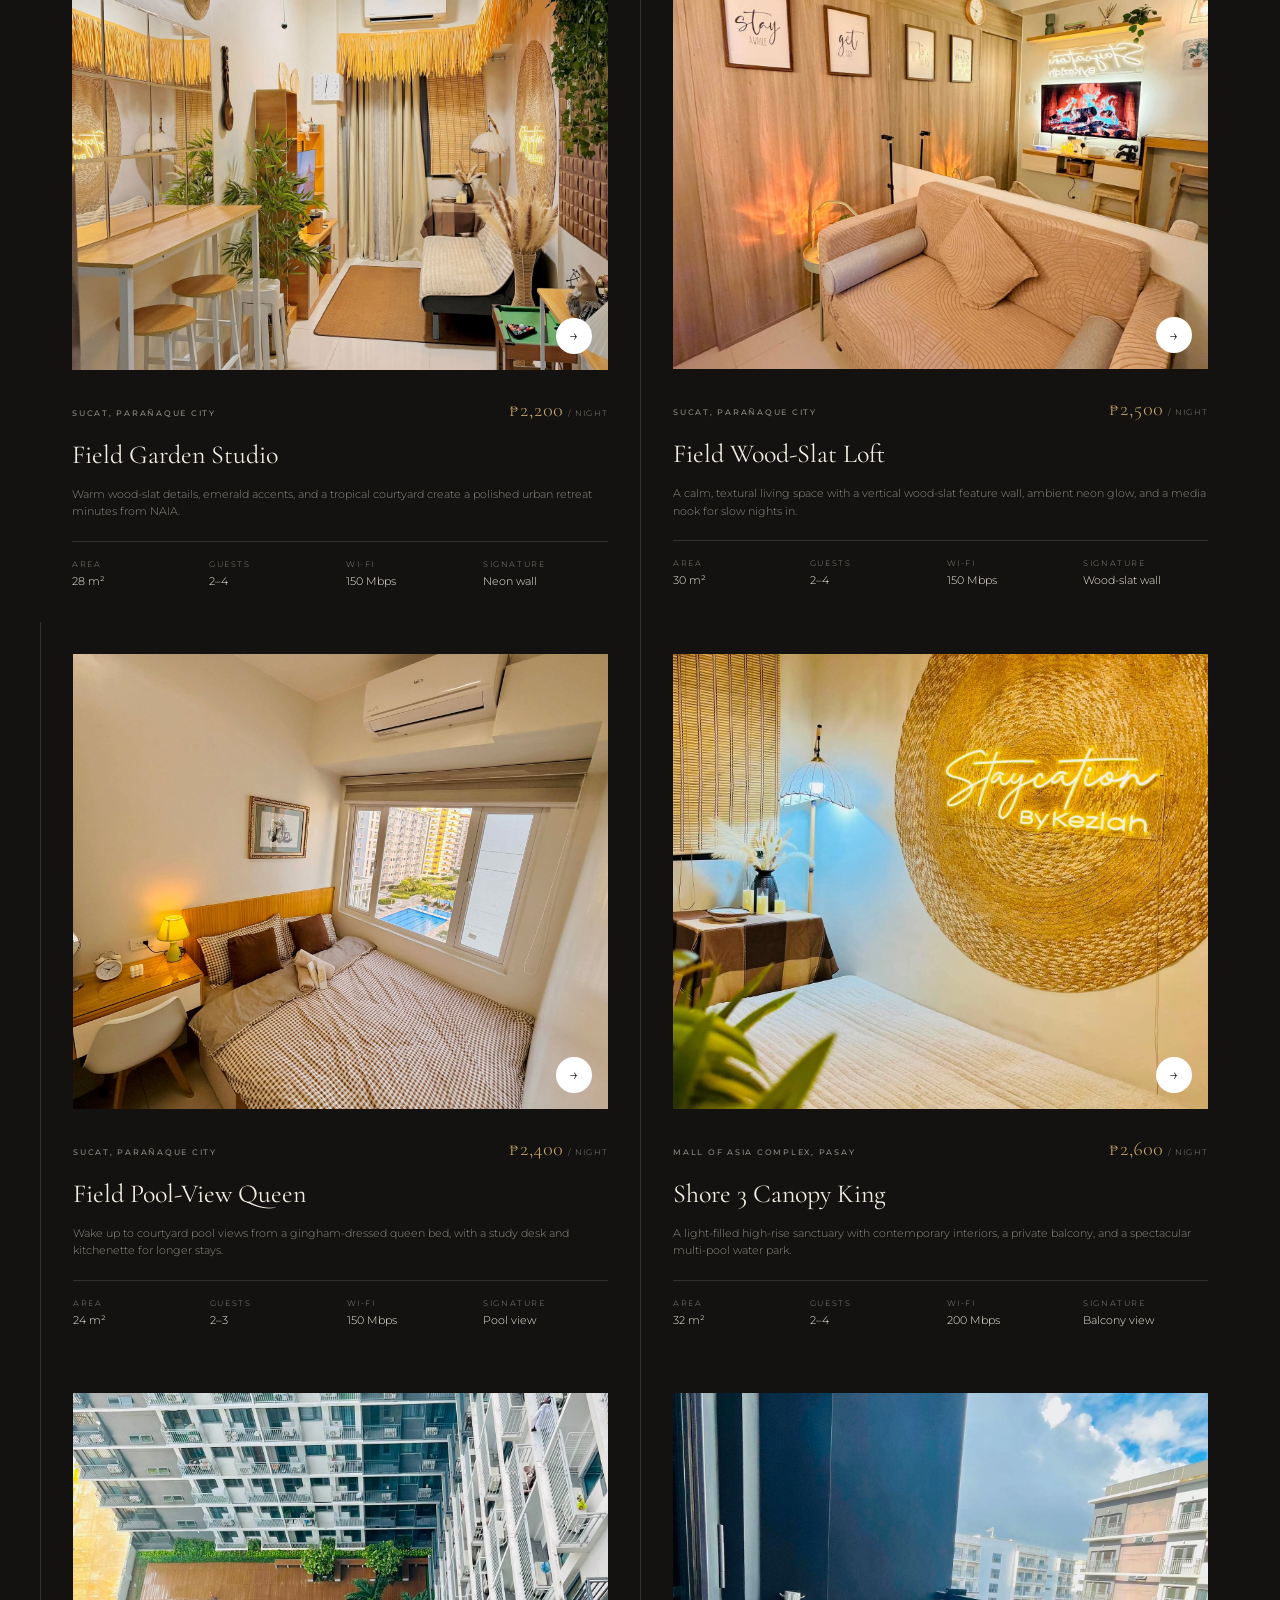
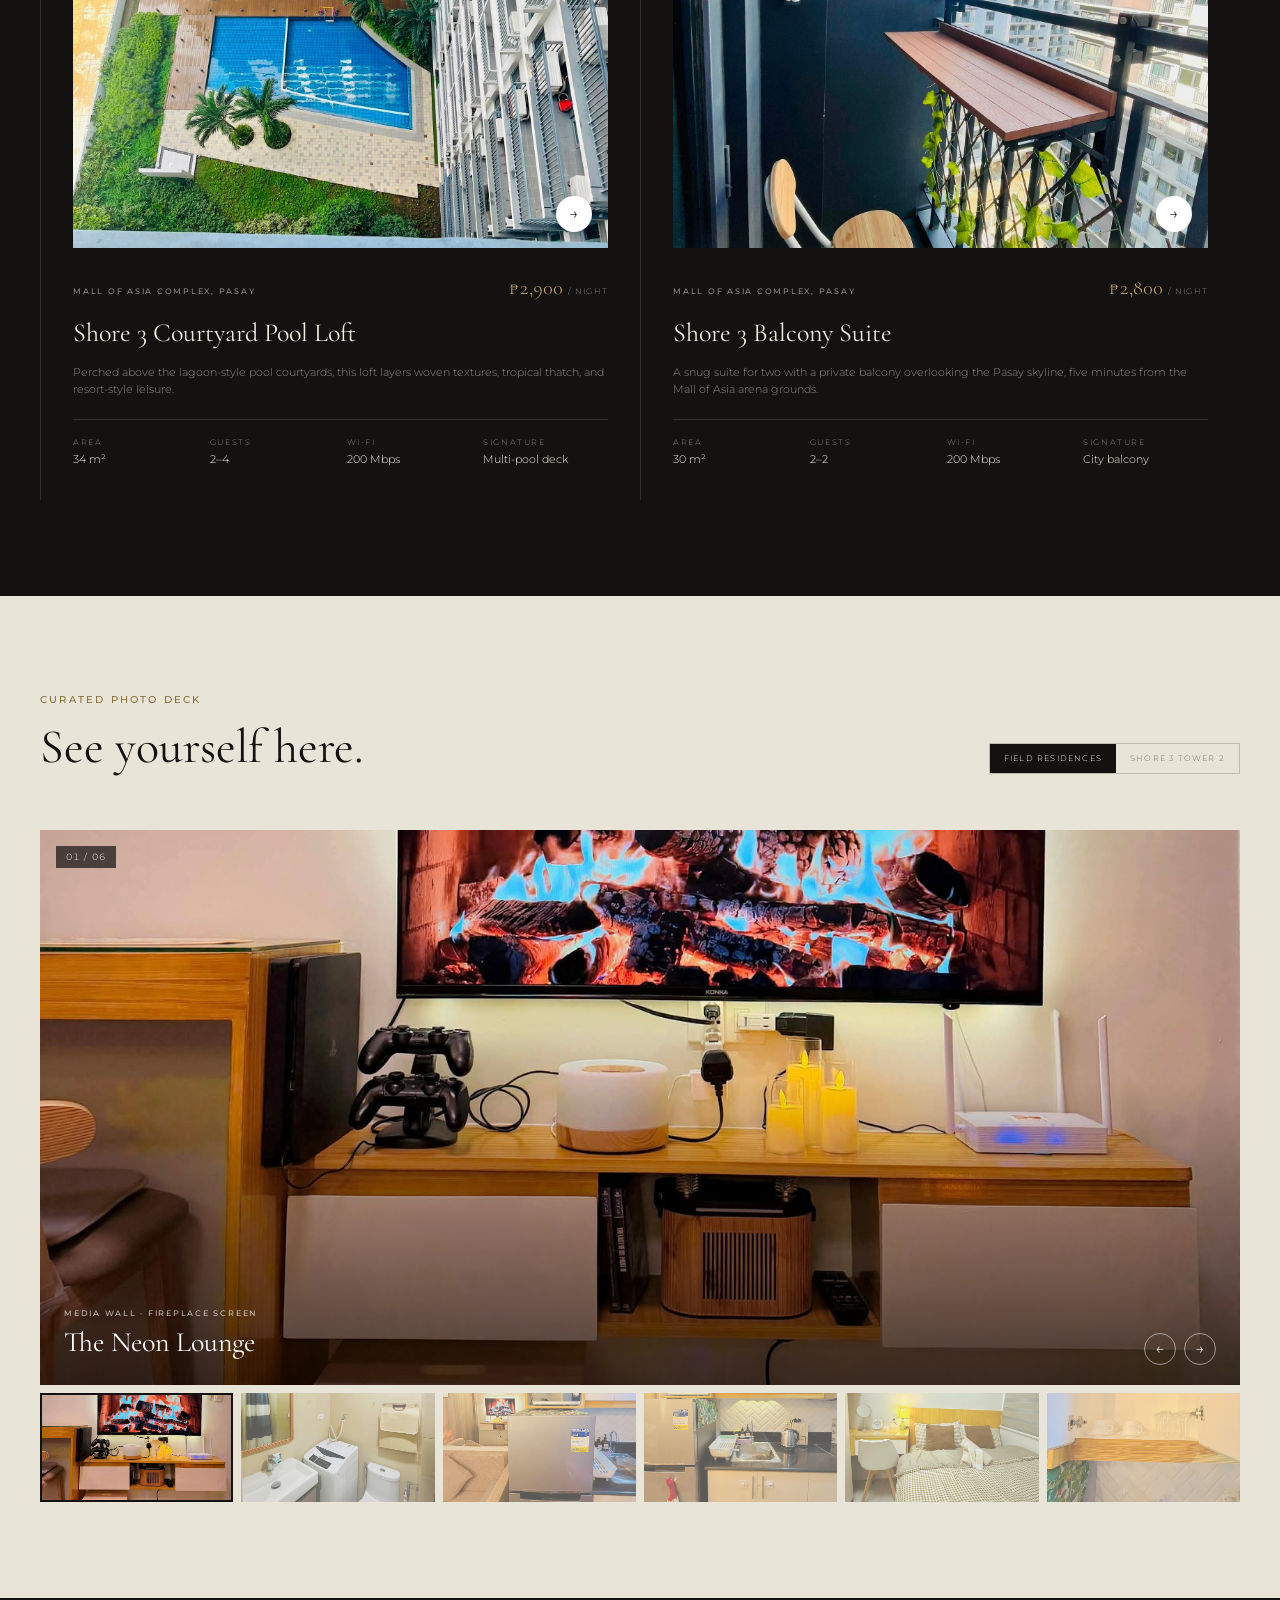
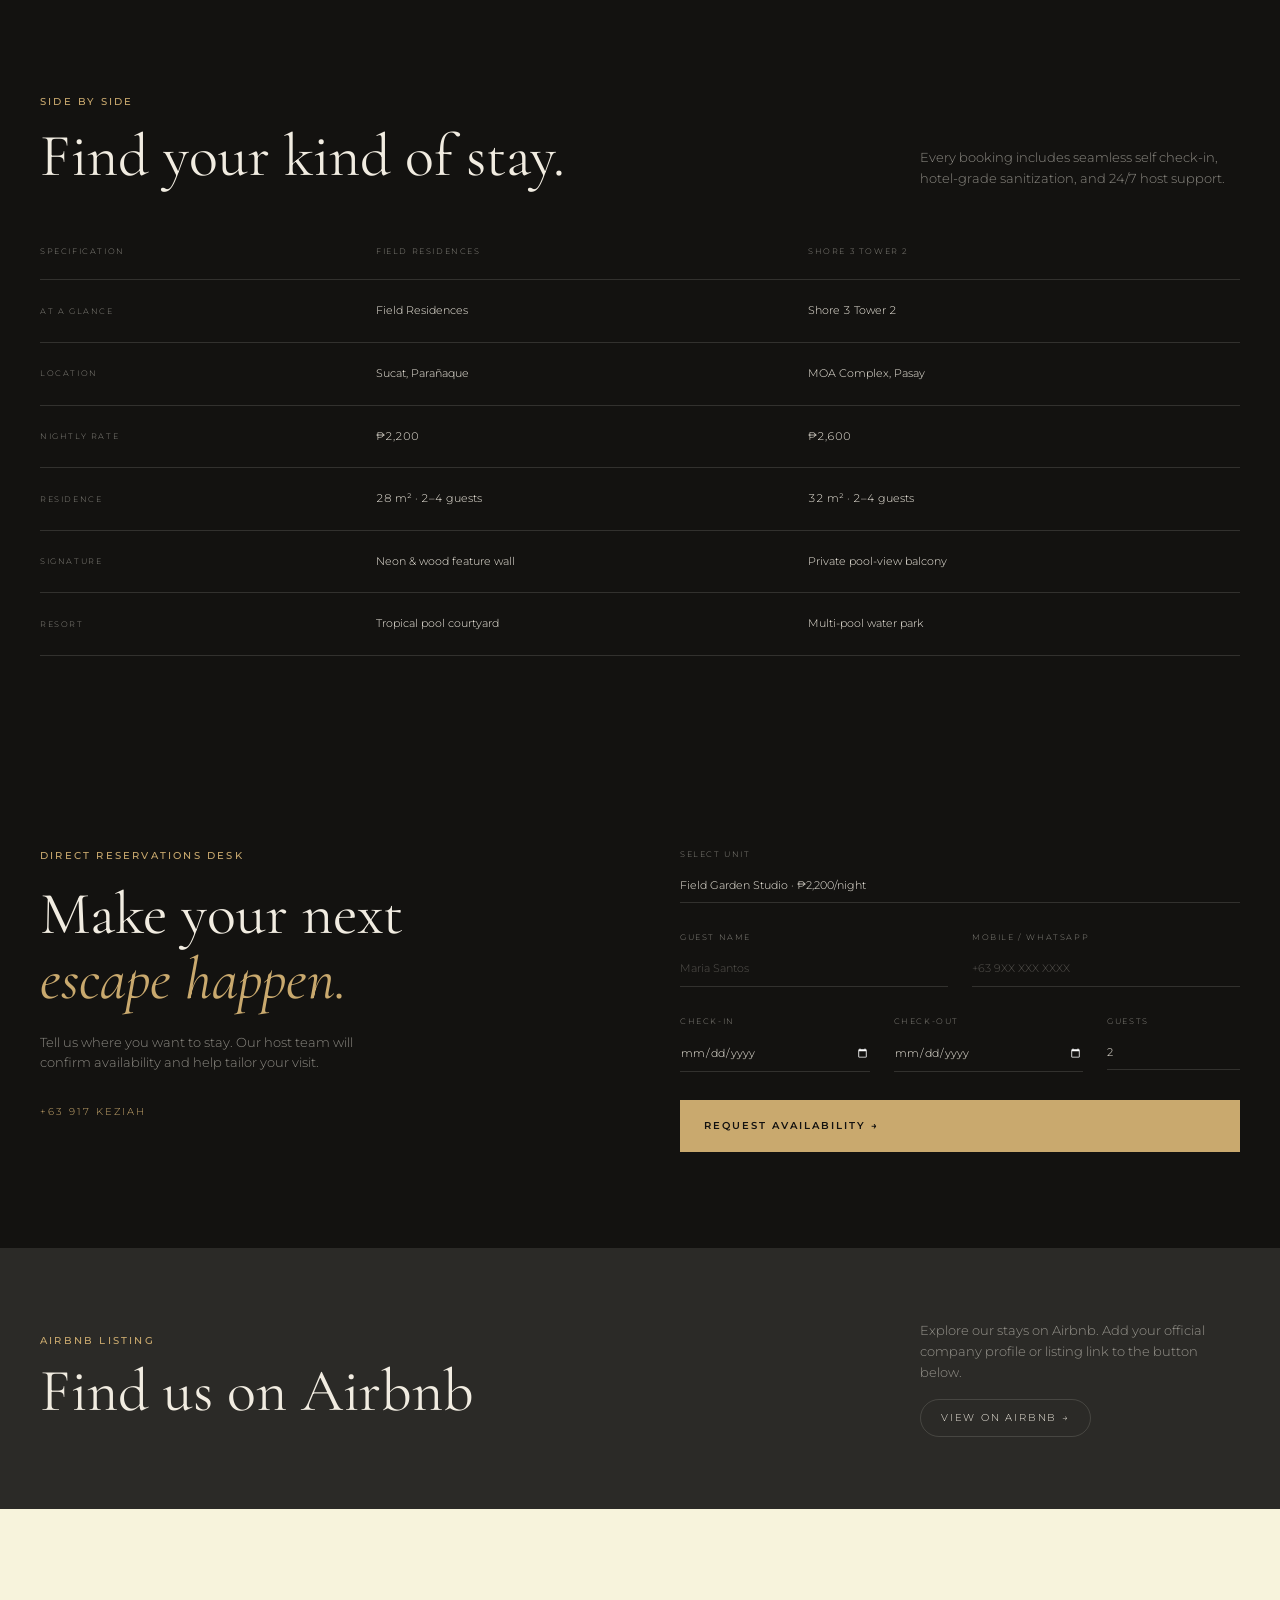
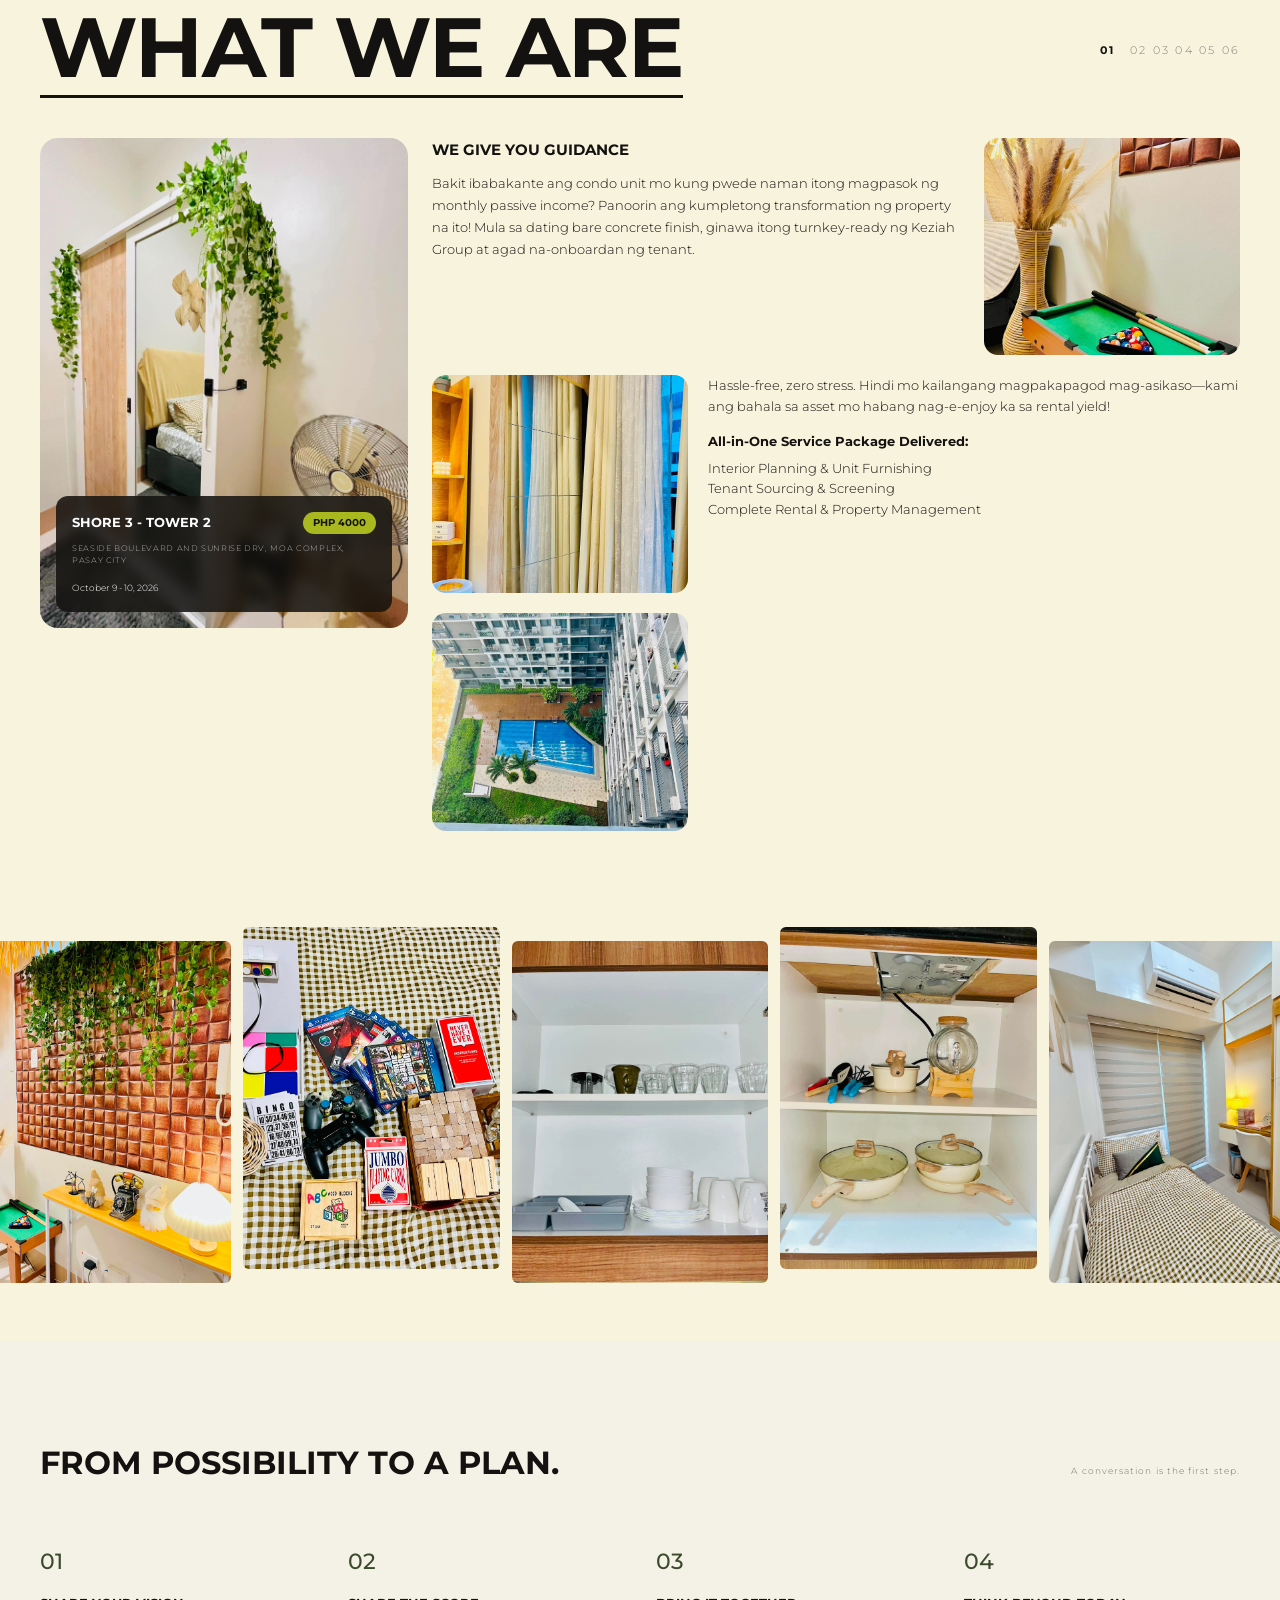
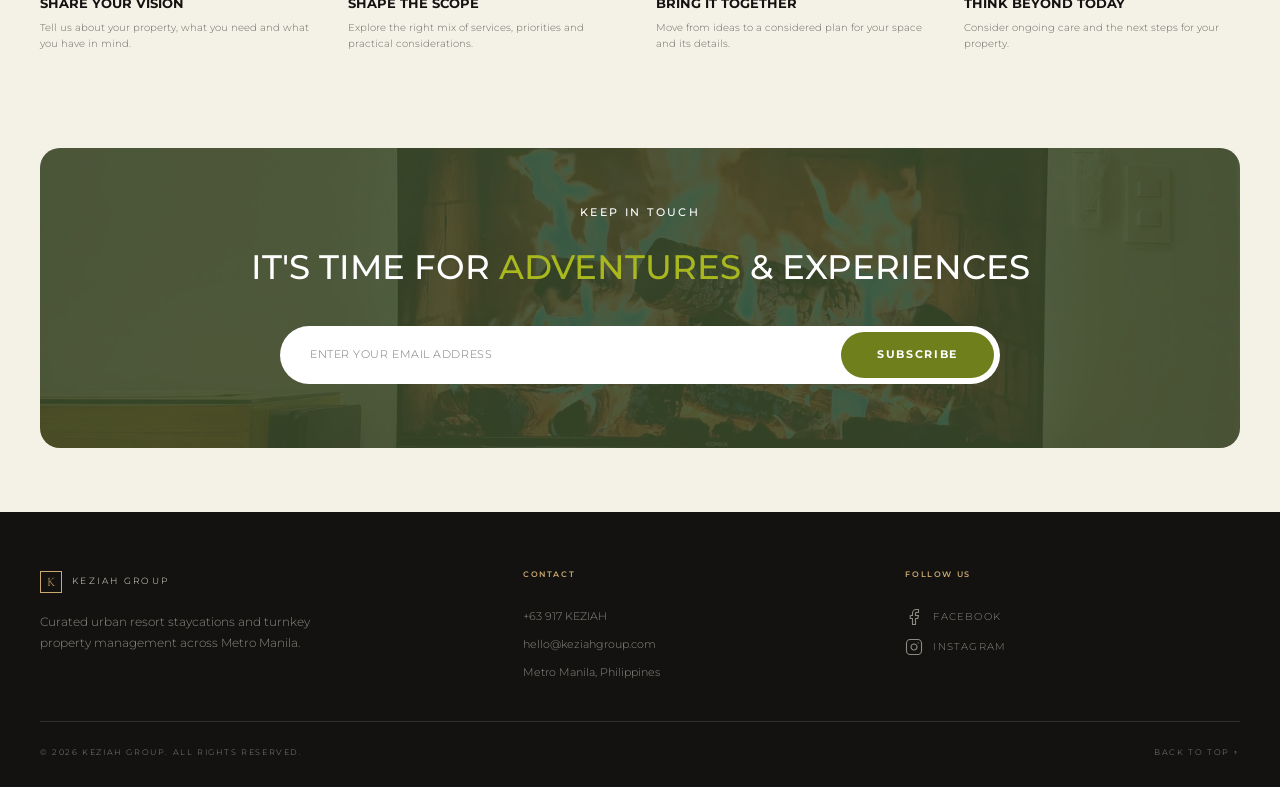
<file: WithJS/index.html>
<!DOCTYPE html>
<html lang="en">
<head>
  <meta charset="UTF-8" />
  <meta name="viewport" content="width=device-width, initial-scale=1.0" />
  <title>Keziah Group | Urban Resort Stays & Property Management</title>
  <meta name="description" content="Curated luxury urban resort staycations at SMDC Field Residences and Shore 3 Residences in Metro Manila, along with turnkey property management guidance." />
  <meta property="og:title" content="Keziah Group | Urban Resort Stays & Property Management" />
  <meta property="og:description" content="Curated luxury urban resort staycations at SMDC Field Residences and Shore 3 Residences in Metro Manila, along with turnkey property management guidance." />
  <meta property="og:type" content="website" />
  <meta name="twitter:card" content="summary_large_image" />

  <link rel="preconnect" href="https://fonts.googleapis.com" />
  <link rel="preconnect" href="https://fonts.gstatic.com" crossorigin />
  <link href="https://fonts.googleapis.com/css2?family=Cormorant+Garamond:ital,wght@0,400;0,500;1,400&family=Montserrat:wght@300;400;500;600;700&display=swap" rel="stylesheet" />
  <link rel="stylesheet" href="style.css" />
</head>

<body id="top">

  <!-- Header -->
  <header class="site-header">
    <div class="container header-inner">
      <a href="#top" class="brand">
        <span class="brand-mark">K</span>
        <span class="brand-name">Keziah Group</span>
      </a>
      <nav class="nav">
        <a href="#residences">Residences</a>
        <a href="#gallery">Gallery</a>
        <a href="#compare">Compare</a>
        <a href="admin-dashboard.html" class="nav-admin">Admin Portal</a>
      </nav>
      <a href="#reservation" class="btn-outline">Reserve a Stay &rarr;</a>
    </div>
  </header>

  <main>

    <!-- 01. Hero -->
    <section class="hero" id="hero">
      <div class="hero-media">
        <img id="hero-image" src="./images/HeroBgpic.jpg" alt="Luxury master bedroom at Keziah Group residences with panoramic outdoor pool view" />
        <div class="hero-scrim"></div>
      </div>
      <div class="container hero-content">
        <div class="hero-copy">
          <span class="kicker" id="hero-kicker">Metro Manila &middot; Curated Urban Stays</span>
          <h1 class="hero-headline">
            <span id="hero-title-top">Resort living,</span><br />
            <em id="hero-title-accent">beautifully redefined.</em>
          </h1>
          <p id="hero-body">Thoughtfully designed residences for weekends that feel a world away, right in the heart of the city.</p>
          <a href="#residences" class="round-arrow">&rarr;</a>
        </div>
        <aside class="hero-meta">Staycation by Keziah &middot; 2026</aside>
      </div>
    </section>

    <!-- 02. Collection -->
    <section class="section-dark" id="residences">
      <div class="container">
        <div class="section-head collection-head">
          <span class="index">01</span>
          <div>
            <span class="kicker">The Collection</span>
            <h2 class="display">Two distinct escapes.<br />One standard of stay.</h2>
          </div>
          <p class="intro">From quiet tropical courtyards to the energy of Manila Bay, each Keziah residence is made for effortless arrival and memorable rest.</p>
        </div>
      </div>

      <div class="container residences-grid" id="collection-grid">
        <article class="residence">
          <div class="residence-media">
            <img src="./images/ResidencesFull.jpg" alt="Wide tropical studio at SMDC Field Residences with thatched accents, mirror bar table, and mini pool table" />
            <a href="#reservation" class="round-arrow small" aria-label="Reserve SMDC Field Residences">&rarr;</a>
          </div>
          <div class="residence-body">
            <div class="residence-meta">
              <span class="small-caps">Sucat, Para&ntilde;aque City</span>
              <span class="rate">&#8369;2,200 <span class="per">/ night</span></span>
            </div>
            <h3 class="residence-title">SMDC Field Residences</h3>
            <p>Warm wood-slat details, emerald accents, and a tropical courtyard create a polished urban retreat minutes from NAIA.</p>
            <ul class="specs">
              <li><span class="spec-label">Area</span><span class="spec-value">28 m&sup2;</span></li>
              <li><span class="spec-label">Guests</span><span class="spec-value">2&ndash;4</span></li>
              <li><span class="spec-label">Wi-Fi</span><span class="spec-value">150 Mbps</span></li>
              <li><span class="spec-label">Signature</span><span class="spec-value">Neon wall</span></li>
            </ul>
          </div>
        </article>

        <article class="residence">
          <div class="residence-media">
            <img src="./images/Shore3BedCanopy.jpg" alt="Master bedroom at SMDC Shore 3 Residences with circular woven canopy and signature neon wall" />
            <a href="#reservation" class="round-arrow small" aria-label="Reserve SMDC Shore 3 Residences">&rarr;</a>
          </div>
          <div class="residence-body">
            <div class="residence-meta">
              <span class="small-caps">Mall of Asia Complex, Pasay</span>
              <span class="rate">&#8369;2,600 <span class="per">/ night</span></span>
            </div>
            <h3 class="residence-title">SMDC Shore 3 Residences</h3>
            <p>A light-filled high-rise sanctuary with contemporary interiors, a private balcony, and a spectacular multi-pool water park.</p>
            <ul class="specs">
              <li><span class="spec-label">Area</span><span class="spec-value">32 m&sup2;</span></li>
              <li><span class="spec-label">Guests</span><span class="spec-value">2&ndash;4</span></li>
              <li><span class="spec-label">Wi-Fi</span><span class="spec-value">200 Mbps</span></li>
              <li><span class="spec-label">Signature</span><span class="spec-value">Balcony view</span></li>
            </ul>
          </div>
        </article>
      </div>
    </section>

    <!-- 03. Gallery -->
    <section class="section-stone" id="gallery">
      <div class="container">
        <div class="section-head">
          <div>
            <span class="kicker">Curated Photo Deck</span>
            <h2 class="display">See yourself here.</h2>
          </div>
          <div class="tabs" id="gallery-tabs">
            <button type="button" class="tab active" data-tab="Field Residences">Field Residences</button>
            <button type="button" class="tab" data-tab="Shore 3 Tower 2">Shore 3 Tower 2</button>
          </div>
        </div>

        <figure class="deck-main" id="gallery-deck">
          <img id="deck-img" src="./images/SMDClivingarea.jpg" alt="Featured residence photograph" />
          <div class="deck-scrim"></div>
          <span class="deck-counter" id="deck-counter">01 / 06</span>
          <figcaption class="deck-caption">
            <div>
              <span class="kicker" id="deck-kicker">Media Wall &middot; Fireplace Screen</span>
              <h3 id="deck-title">The Neon Lounge</h3>
            </div>
            <div class="deck-controls">
              <button type="button" class="round-btn" id="deck-prev" aria-label="Previous photograph">&larr;</button>
              <button type="button" class="round-btn" id="deck-next" aria-label="Next photograph">&rarr;</button>
            </div>
          </figcaption>
        </figure>

        <ul class="thumbs" id="gallery-thumbs"></ul>
      </div>
    </section>

    <!-- 04. Comparison -->
    <section class="section-dark" id="compare">
      <div class="container">
        <div class="section-head">
          <div>
            <span class="kicker">Side By Side</span>
            <h2 class="display">Find your kind of stay.</h2>
          </div>
          <p class="intro">Every booking includes seamless self check-in, hotel-grade sanitization, and 24/7 host support.</p>
        </div>

        <div class="table-wrap">
          <table class="compare-table">
            <caption class="visually-hidden">Comparison of amenities and features between Field Residences and Shore 3 Tower 2</caption>
            <thead>
              <tr>
                <th scope="col">Specification</th>
                <th scope="col">Field Residences</th>
                <th scope="col">Shore 3 Tower 2</th>
              </tr>
            </thead>
            <tbody>
              <tr><th scope="row">At a Glance</th><td>Field Residences</td><td>Shore 3 Tower 2</td></tr>
              <tr><th scope="row">Location</th><td>Sucat, Para&ntilde;aque</td><td>MOA Complex, Pasay</td></tr>
              <tr><th scope="row">Nightly Rate</th><td>&#8369;2,200</td><td>&#8369;2,600</td></tr>
              <tr><th scope="row">Residence</th><td>28 m&sup2; &middot; 2&ndash;4 guests</td><td>32 m&sup2; &middot; 2&ndash;4 guests</td></tr>
              <tr><th scope="row">Signature</th><td>Neon &amp; wood feature wall</td><td>Private pool-view balcony</td></tr>
              <tr><th scope="row">Resort</th><td>Tropical pool courtyard</td><td>Multi-pool water park</td></tr>
            </tbody>
          </table>
        </div>
      </div>
    </section>

    <!-- 05. Reservation -->
    <section class="section-dark" id="reservation">
      <div class="container reservation-grid">
        <div>
          <span class="kicker">Direct Reservations Desk</span>
          <h2 class="display">Make your next<br /><em>escape happen.</em></h2>
          <p class="intro">Tell us where you want to stay. Our host team will confirm availability and help tailor your visit.</p>
          <a href="tel:+63917KEZIAH" class="phone">+63 917 KEZIAH</a>
        </div>

        <form class="reservation-form" id="reservation-form" action="#" method="post" novalidate>
          <div class="field">
            <label for="select-property">Select Unit</label>
            <select id="select-property" name="property" required></select>
          </div>
          <div class="row-halves">
            <div class="field">
              <label for="guest-name">Guest Name</label>
              <input type="text" id="guest-name" name="guest_name" placeholder="Maria Santos" required />
            </div>
            <div class="field">
              <label for="guest-mobile">Mobile / WhatsApp</label>
              <input type="tel" id="guest-mobile" name="guest_mobile" placeholder="+63 9XX XXX XXXX" required />
            </div>
          </div>
          <div class="row-thirds">
            <div class="field">
              <label for="check-in">Check-In</label>
              <input type="date" id="check-in" name="check_in" required />
            </div>
            <div class="field">
              <label for="check-out">Check-Out</label>
              <input type="date" id="check-out" name="check_out" required />
            </div>
            <div class="field">
              <label for="guests">Guests</label>
              <input type="number" id="guests" name="guests" min="1" max="8" value="2" required />
            </div>
          </div>
          <p class="stay-summary" id="stay-summary" hidden></p>
          <button type="submit" class="btn-gold">Request Availability &rarr;</button>
        </form>
        <div class="form-confirmation" id="reservation-confirmation" hidden>
          <span class="kicker">Request Received</span>
          <h3>Your escape is on our desk.</h3>
          <p>Booking reference <strong class="booking-ref" id="confirm-ref"></strong> has been logged. Our host team will confirm availability and send your check-in details shortly.</p>
          <dl class="confirm-details" id="confirm-details"></dl>
          <button type="button" class="btn-outline" id="confirm-reset">Make another request</button>
        </div>
      </div>
    </section>

    <!-- 06. Airbnb -->
    <section class="section-airbnb">
      <div class="container airbnb-row">
        <div>
          <span class="kicker">Airbnb Listing</span>
          <h2 class="display">Find us on Airbnb</h2>
        </div>
        <div class="airbnb-action">
          <p class="intro">Explore our stays on Airbnb. Add your official company profile or listing link to the button below.</p>
          <a href="https://airbnb.com" target="_blank" rel="noopener noreferrer" class="btn-outline">View on Airbnb &rarr;</a>
        </div>
      </div>
    </section>

    <!-- 07. What We Are -->
    <section class="section-cream" id="guidance">
      <div class="container">
        <div class="watermark-row">
          <h2 class="watermark">What We Are</h2>
          <div class="stepper">
            <span class="on">01</span>
            <span class="rest">02 03 04 05 06</span>
          </div>
        </div>

        <div class="guidance-grid">
          <article class="feature-card">
            <img src="./images/Shore 3 Tower 2/767945232_1774249997046418_3164012983819070313_n.jpg" alt="Shore 3 Tower 2 bedroom with open wardrobe, standing fan, and woven ceiling fan detail" />
            <div class="feature-body">
              <div class="feature-top">
                <span class="unit">Shore 3 - Tower 2</span>
                <span class="price">PHP 4000</span>
              </div>
              <address>Seaside Boulevard and Sunrise Drv, MOA Complex, Pasay City</address>
              <div class="feature-foot">
                <time datetime="2026-10-09">October 9 - 10, 2026</time>
              </div>
            </div>
          </article>

          <div class="bento">
            <div class="bento-text">
              <h3>We Give You Guidance</h3>
              <p>Bakit ibabakante ang condo unit mo kung pwede naman itong magpasok ng monthly passive income? Panoorin ang kumpletong transformation ng property na ito! Mula sa dating bare concrete finish, ginawa itong turnkey-ready ng Keziah Group at agad na-onboardan ng tenant.</p>
            </div>
            <div class="tile">
              <img src="./images/Shore 3 Tower 2/764817234_1439947934846393_7141973612724028055_n.jpg" alt="Recreation nook with mini pool table and pampas grass" />
            </div>
            <div class="tile">
              <img src="./images/Shore 3 Tower 2/764550634_2268456940385711_9034622465181755152_n.jpg" alt="Turnkey hallway entryway with floor-to-ceiling mirror and drapery" />
            </div>
            <aside class="callout">
              <p>Hassle-free, zero stress. Hindi mo kailangang magpakapagod mag-asikaso&mdash;kami ang bahala sa asset mo habang nag-e-enjoy ka sa rental yield!</p>
              <h4>All-in-One Service Package Delivered:</h4>
              <ul>
                <li>Interior Planning &amp; Unit Furnishing</li>
                <li>Tenant Sourcing &amp; Screening</li>
                <li>Complete Rental &amp; Property Management</li>
              </ul>
            </aside>
            <div class="tile">
              <img src="./images/Shore 3 Tower 2/764531179_1577152200723843_4224525762653773561_n.jpg" alt="Overhead view of the Shore 3 resort swimming pool courtyard" />
            </div>
          </div>
        </div>
      </div>
    </section>

    <!-- 08. Strip -->
    <section class="strip">
      <ul class="strip-grid">
        <li><img src="./images/Shore 3 Tower 2/765262232_1565639328598598_8146226615440787069_n.jpg" alt="Furnished console with green plant wall and media unit" /></li>
        <li><img src="./images/Shore 3 Tower 2/765854310_1562364878867951_5754192265759222059_n.jpg" alt="Flat lay of board games and entertainment" /></li>
        <li><img src="./images/Shore 3 Tower 2/766913541_2182149682496487_4691545108049705565_n.jpg" alt="Kitchen dish cabinet with stocked tableware" /></li>
        <li><img src="./images/Shore 3 Tower 2/767560130_1437800851492750_6921806562521652572_n.jpg" alt="Cookware cabinet with pots and pans" /></li>
        <li><img src="./images/Field Residences Keziah Group/771379113_1078403004879967_8509299371973973024_n.jpg" alt="Single bed with study desk and mirrored wardrobe" /></li>
      </ul>
    </section>

    <!-- 09. Process -->
    <section class="section-light" id="process">
      <div class="container">
        <div class="process-head">
          <h2>From Possibility to a Plan.</h2>
          <span>A conversation is the first step.</span>
        </div>
        <div class="steps">
          <div class="step"><span class="step-no">01</span><h3>Share Your Vision</h3><p>Tell us about your property, what you need and what you have in mind.</p></div>
          <div class="step"><span class="step-no">02</span><h3>Shape the Scope</h3><p>Explore the right mix of services, priorities and practical considerations.</p></div>
          <div class="step"><span class="step-no">03</span><h3>Bring It Together</h3><p>Move from ideas to a considered plan for your space and its details.</p></div>
          <div class="step"><span class="step-no">04</span><h3>Think Beyond Today</h3><p>Consider ongoing care and the next steps for your property.</p></div>
        </div>
      </div>
    </section>

    <!-- 10. Newsletter -->
    <section class="newsletter">
      <div class="container">
        <div class="newsletter-card">
          <img class="newsletter-bg" src="./images/Field Residences Keziah Group/770387571_1041868808552276_2176791805857020544_n.jpg" alt="Staycation neon sign above a lit fireplace screen in a Keziah suite" />
          <div class="newsletter-inner">
            <span class="badge-text">Keep In Touch</span>
            <h2>It's Time For <em>Adventures</em> &amp; Experiences</h2>
            <form class="newsletter-form" action="#" method="post">
              <label for="newsletter-email" class="visually-hidden">Email address</label>
              <input type="email" id="newsletter-email" name="email" placeholder="ENTER YOUR EMAIL ADDRESS" required />
              <button type="submit">Subscribe</button>
            </form>
          </div>
        </div>
      </div>
    </section>

  </main>

  <!-- Footer -->
  <footer class="site-footer">
    <div class="container footer-grid">
      <div class="footer-brand">
        <div class="brand">
          <span class="brand-mark">K</span>
          <span class="brand-name">Keziah Group</span>
        </div>
        <p class="footer-tagline">Curated urban resort staycations and turnkey property management across Metro Manila.</p>
      </div>

      <div class="footer-col">
        <span class="footer-heading">Contact</span>
        <a href="tel:+63917KEZIAH" class="footer-link">+63 917 KEZIAH</a>
        <a href="mailto:hello@keziahgroup.com" class="footer-link">hello@keziahgroup.com</a>
        <p class="footer-link">Metro Manila, Philippines</p>
      </div>

      <div class="footer-col">
        <span class="footer-heading">Follow Us</span>
        <div class="social-links">
          <a href="https://facebook.com/keziahgroup" target="_blank" rel="noopener noreferrer" class="social-link" aria-label="Follow Keziah Group on Facebook">
            <svg class="social-icon" viewBox="0 0 24 24" aria-hidden="true" focusable="false"><path d="M18 2h-3a5 5 0 0 0-5 5v3H7v4h3v8h4v-8h3l1-4h-4V7a1 1 0 0 1 1-1h3z"/></svg>
            <span>Facebook</span>
          </a>
          <a href="https://instagram.com/keziahgroup" target="_blank" rel="noopener noreferrer" class="social-link" aria-label="Follow Keziah Group on Instagram">
            <svg class="social-icon" viewBox="0 0 24 24" aria-hidden="true" focusable="false"><rect x="2" y="2" width="20" height="20" rx="5" ry="5"/><path d="M16 11.37A4 4 0 1 1 12.63 8 4 4 0 0 1 16 11.37z"/><line x1="17.5" y1="6.5" x2="17.51" y2="6.5"/></svg>
            <span>Instagram</span>
          </a>
        </div>
      </div>
    </div>

    <div class="container footer-bottom">
      <p>&copy; 2026 Keziah Group. All rights reserved.</p>
      <a href="#top">Back to Top &uarr;</a>
    </div>
  </footer>

  <script src="script.js" defer></script>

</body>
</html>
</file>
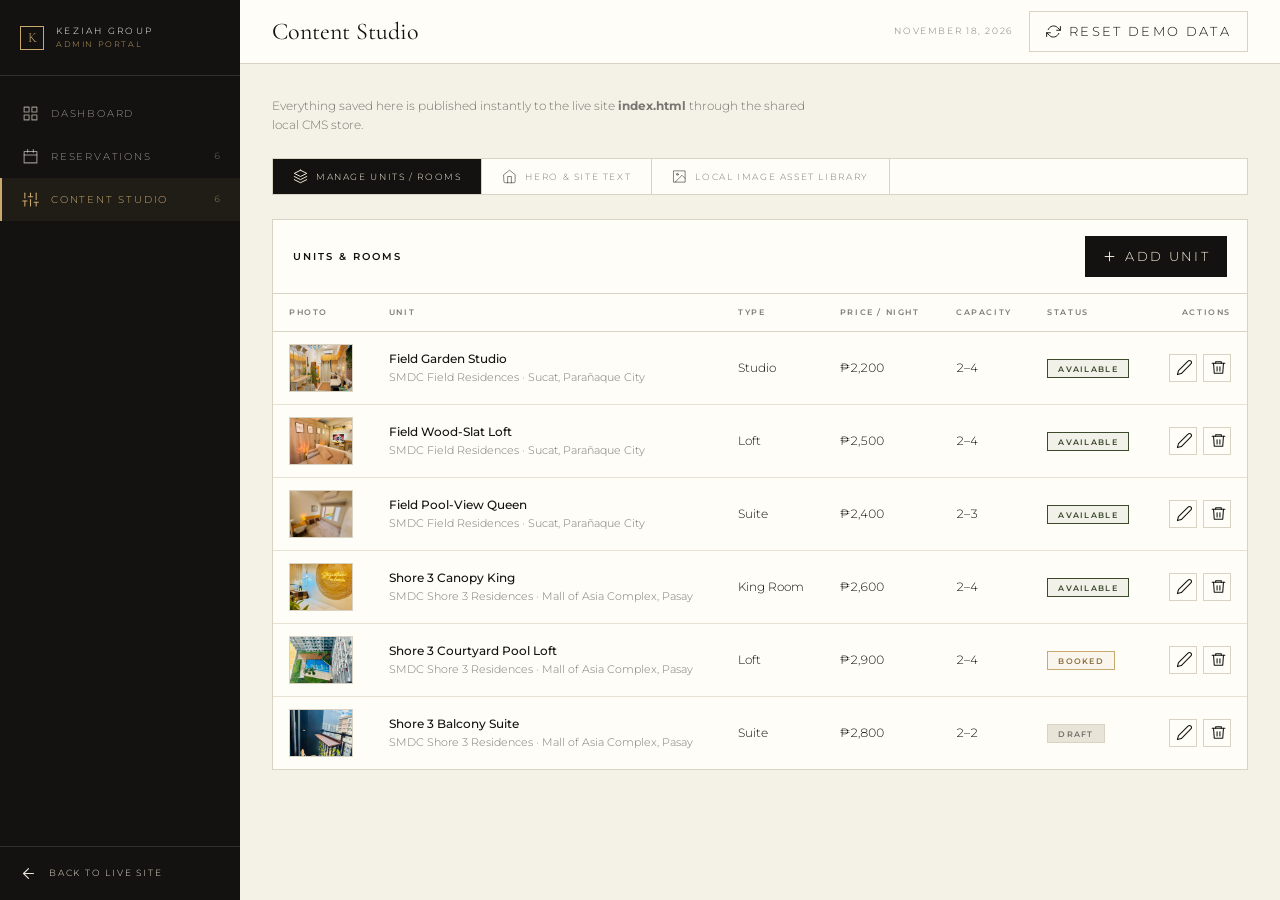
<file: ForPresent/admin-cms.html>
<!DOCTYPE html>
<html lang="en">
<head>
  <meta charset="UTF-8" />
  <meta name="viewport" content="width=device-width, initial-scale=1.0" />
  <title>Content Studio | Keziah Group Admin Portal</title>
  <meta name="robots" content="noindex, nofollow" />

  <!-- Presentation build: HTML and CSS only. The three tabs switch with pure CSS
       (hidden radio inputs); the working data-driven version is admin-cms.html. -->
  <link rel="preconnect" href="https://fonts.googleapis.com" />
  <link rel="preconnect" href="https://fonts.gstatic.com" crossorigin />
  <link href="https://fonts.googleapis.com/css2?family=Cormorant+Garamond:ital,wght@0,400;0,500;1,400&family=Montserrat:wght@300;400;500;600;700&display=swap" rel="stylesheet" />
  <link rel="stylesheet" href="admin.css" />
</head>

<body class="admin-body">
  <div class="admin-shell">

    <!-- Sidebar -->
    <aside class="admin-sidebar">
      <div class="admin-brand">
        <span class="brand-mark">K</span>
        <div class="admin-brand-text">
          <span>Keziah Group</span>
          <em>Admin Portal</em>
        </div>
      </div>
      <nav class="admin-nav">
        <a href="admin-dashboard.html">
          <svg class="icon" viewBox="0 0 24 24" aria-hidden="true"><rect x="3" y="3" width="7" height="7"/><rect x="14" y="3" width="7" height="7"/><rect x="3" y="14" width="7" height="7"/><rect x="14" y="14" width="7" height="7"/></svg>
          Dashboard
        </a>
        <a href="admin-reservations.html">
          <svg class="icon" viewBox="0 0 24 24" aria-hidden="true"><rect x="3" y="5" width="18" height="16"/><line x1="3" y1="10" x2="21" y2="10"/><line x1="8" y1="2" x2="8" y2="6"/><line x1="16" y1="2" x2="16" y2="6"/></svg>
          Reservations
          <span class="nav-count num">6</span>
        </a>
        <a href="admin-cms.html" class="active" aria-current="page">
          <svg class="icon" viewBox="0 0 24 24" aria-hidden="true"><line x1="4" y1="21" x2="4" y2="14"/><line x1="4" y1="10" x2="4" y2="3"/><line x1="12" y1="21" x2="12" y2="12"/><line x1="12" y1="8" x2="12" y2="3"/><line x1="20" y1="21" x2="20" y2="16"/><line x1="20" y1="12" x2="20" y2="3"/><line x1="1" y1="14" x2="7" y2="14"/><line x1="9" y1="8" x2="15" y2="8"/><line x1="17" y1="16" x2="23" y2="16"/></svg>
          Content Studio
          <span class="nav-count num">6</span>
        </a>
      </nav>
      <a href="index.html" class="admin-exit">
        <svg class="icon" viewBox="0 0 24 24" aria-hidden="true"><path d="M19 12H5"/><path d="M12 19l-7-7 7-7"/></svg>
        Back to Live Site
      </a>
    </aside>

    <!-- Main -->
    <div class="admin-main">
      <header class="admin-topbar">
        <h1>Content Studio</h1>
        <div class="topbar-meta">
          <span class="topbar-date">November 18, 2026</span>
          <button type="button" class="btn">
            <svg class="icon" viewBox="0 0 24 24" aria-hidden="true" style="width:15px;height:15px"><path d="M23 4v6h-6"/><path d="M1 20v-6h6"/><path d="M3.51 9a9 9 0 0 1 14.85-3.36L23 10"/><path d="M1 14l4.64 4.36A9 9 0 0 0 20.49 15"/></svg>
            Reset Demo Data
          </button>
        </div>
      </header>

      <main class="admin-content">
        <p class="page-intro">Everything saved here is published instantly to the live site <strong>index.html</strong> through the shared local CMS store.</p>

        <!-- Tab state (CSS-only switching) -->
        <input class="css-tab-state" type="radio" name="cms-tab" id="cms-tab-units" checked />
        <input class="css-tab-state" type="radio" name="cms-tab" id="cms-tab-hero" />
        <input class="css-tab-state" type="radio" name="cms-tab" id="cms-tab-library" />

        <!-- Tabs -->
        <div class="cms-tabs" role="tablist">
          <label for="cms-tab-units" role="tab">
            <svg class="icon" viewBox="0 0 24 24" aria-hidden="true" style="width:15px;height:15px"><polygon points="12 2 2 7 12 12 22 7 12 2"/><polyline points="2 17 12 22 22 17"/><polyline points="2 12 12 17 22 12"/></svg>
            Manage Units / Rooms
          </label>
          <label for="cms-tab-hero" role="tab">
            <svg class="icon" viewBox="0 0 24 24" aria-hidden="true" style="width:15px;height:15px"><path d="M3 9l9-7 9 7v11a2 2 0 0 1-2 2H5a2 2 0 0 1-2-2z"/><path d="M9 22V12h6v10"/></svg>
            Hero &amp; Site Text
          </label>
          <label for="cms-tab-library" role="tab">
            <svg class="icon" viewBox="0 0 24 24" aria-hidden="true" style="width:15px;height:15px"><rect x="3" y="3" width="18" height="18"/><circle cx="8.5" cy="8.5" r="1.5"/><path d="M21 15l-5-5L5 21"/></svg>
            Local Image Asset Library
          </label>
        </div>

        <!-- Tab 1: Units CRUD -->
        <section class="cms-panel panel" id="cms-units">
          <div class="panel-head">
            <h2>Units &amp; Rooms</h2>
            <button type="button" class="btn solid">
              <svg class="icon" viewBox="0 0 24 24" aria-hidden="true" style="width:15px;height:15px"><line x1="12" y1="5" x2="12" y2="19"/><line x1="5" y1="12" x2="19" y2="12"/></svg>
              Add Unit
            </button>
          </div>
          <div class="table-wrap">
            <table class="admin-table">
              <thead>
                <tr>
                  <th scope="col">Photo</th>
                  <th scope="col">Unit</th>
                  <th scope="col">Type</th>
                  <th scope="col">Price / Night</th>
                  <th scope="col">Capacity</th>
                  <th scope="col">Status</th>
                  <th scope="col" style="text-align:right">Actions</th>
                </tr>
              </thead>
              <tbody>
                <tr>
                  <td><div class="unit-thumb"><img src="./images/ResidencesFull.jpg" alt="Field Garden Studio" loading="lazy" /></div></td>
                  <td>
                    <div class="cell-person">
                      <span class="cell-strong">Field Garden Studio</span>
                      <span class="cell-muted">SMDC Field Residences &middot; Sucat, Para&ntilde;aque City</span>
                    </div>
                  </td>
                  <td>Studio</td>
                  <td class="cell-num">&#8369;2,200</td>
                  <td class="cell-num">2&ndash;4</td>
                  <td><span class="pill available">Available</span></td>
                  <td>
                    <div class="cell-actions">
                      <button type="button" class="icon-btn" title="Edit unit" aria-label="Edit unit Field Garden Studio"><svg class="icon" viewBox="0 0 24 24" aria-hidden="true"><path d="M17 3a2.83 2.83 0 1 1 4 4L7.5 20.5 2 22l1.5-5.5L17 3z"/></svg></button>
                      <button type="button" class="icon-btn warn" title="Delete unit" aria-label="Delete unit Field Garden Studio"><svg class="icon" viewBox="0 0 24 24" aria-hidden="true"><path d="M3 6h18"/><path d="M8 6V4h8v2"/><path d="M19 6l-1 14H6L5 6"/><line x1="10" y1="11" x2="10" y2="17"/><line x1="14" y1="11" x2="14" y2="17"/></svg></button>
                    </div>
                  </td>
                </tr>
                <tr>
                  <td><div class="unit-thumb"><img src="./images/ResidenceLivingArea.jpg" alt="Field Wood-Slat Loft" loading="lazy" /></div></td>
                  <td>
                    <div class="cell-person">
                      <span class="cell-strong">Field Wood-Slat Loft</span>
                      <span class="cell-muted">SMDC Field Residences &middot; Sucat, Para&ntilde;aque City</span>
                    </div>
                  </td>
                  <td>Loft</td>
                  <td class="cell-num">&#8369;2,500</td>
                  <td class="cell-num">2&ndash;4</td>
                  <td><span class="pill available">Available</span></td>
                  <td>
                    <div class="cell-actions">
                      <button type="button" class="icon-btn" title="Edit unit" aria-label="Edit unit Field Wood-Slat Loft"><svg class="icon" viewBox="0 0 24 24" aria-hidden="true"><path d="M17 3a2.83 2.83 0 1 1 4 4L7.5 20.5 2 22l1.5-5.5L17 3z"/></svg></button>
                      <button type="button" class="icon-btn warn" title="Delete unit" aria-label="Delete unit Field Wood-Slat Loft"><svg class="icon" viewBox="0 0 24 24" aria-hidden="true"><path d="M3 6h18"/><path d="M8 6V4h8v2"/><path d="M19 6l-1 14H6L5 6"/><line x1="10" y1="11" x2="10" y2="17"/><line x1="14" y1="11" x2="14" y2="17"/></svg></button>
                    </div>
                  </td>
                </tr>
                <tr>
                  <td><div class="unit-thumb"><img src="./images/Field Residences Keziah Group/768962698_1026963896824913_1640508763953979682_n.jpg" alt="Field Pool-View Queen" loading="lazy" /></div></td>
                  <td>
                    <div class="cell-person">
                      <span class="cell-strong">Field Pool-View Queen</span>
                      <span class="cell-muted">SMDC Field Residences &middot; Sucat, Para&ntilde;aque City</span>
                    </div>
                  </td>
                  <td>Suite</td>
                  <td class="cell-num">&#8369;2,400</td>
                  <td class="cell-num">2&ndash;3</td>
                  <td><span class="pill available">Available</span></td>
                  <td>
                    <div class="cell-actions">
                      <button type="button" class="icon-btn" title="Edit unit" aria-label="Edit unit Field Pool-View Queen"><svg class="icon" viewBox="0 0 24 24" aria-hidden="true"><path d="M17 3a2.83 2.83 0 1 1 4 4L7.5 20.5 2 22l1.5-5.5L17 3z"/></svg></button>
                      <button type="button" class="icon-btn warn" title="Delete unit" aria-label="Delete unit Field Pool-View Queen"><svg class="icon" viewBox="0 0 24 24" aria-hidden="true"><path d="M3 6h18"/><path d="M8 6V4h8v2"/><path d="M19 6l-1 14H6L5 6"/><line x1="10" y1="11" x2="10" y2="17"/><line x1="14" y1="11" x2="14" y2="17"/></svg></button>
                    </div>
                  </td>
                </tr>
                <tr>
                  <td><div class="unit-thumb"><img src="./images/Shore3BedCanopy.jpg" alt="Shore 3 Canopy King" loading="lazy" /></div></td>
                  <td>
                    <div class="cell-person">
                      <span class="cell-strong">Shore 3 Canopy King</span>
                      <span class="cell-muted">SMDC Shore 3 Residences &middot; Mall of Asia Complex, Pasay</span>
                    </div>
                  </td>
                  <td>King Room</td>
                  <td class="cell-num">&#8369;2,600</td>
                  <td class="cell-num">2&ndash;4</td>
                  <td><span class="pill available">Available</span></td>
                  <td>
                    <div class="cell-actions">
                      <button type="button" class="icon-btn" title="Edit unit" aria-label="Edit unit Shore 3 Canopy King"><svg class="icon" viewBox="0 0 24 24" aria-hidden="true"><path d="M17 3a2.83 2.83 0 1 1 4 4L7.5 20.5 2 22l1.5-5.5L17 3z"/></svg></button>
                      <button type="button" class="icon-btn warn" title="Delete unit" aria-label="Delete unit Shore 3 Canopy King"><svg class="icon" viewBox="0 0 24 24" aria-hidden="true"><path d="M3 6h18"/><path d="M8 6V4h8v2"/><path d="M19 6l-1 14H6L5 6"/><line x1="10" y1="11" x2="10" y2="17"/><line x1="14" y1="11" x2="14" y2="17"/></svg></button>
                    </div>
                  </td>
                </tr>
                <tr>
                  <td><div class="unit-thumb"><img src="./images/Shore3pool.jpg" alt="Shore 3 Courtyard Pool Loft" loading="lazy" /></div></td>
                  <td>
                    <div class="cell-person">
                      <span class="cell-strong">Shore 3 Courtyard Pool Loft</span>
                      <span class="cell-muted">SMDC Shore 3 Residences &middot; Mall of Asia Complex, Pasay</span>
                    </div>
                  </td>
                  <td>Loft</td>
                  <td class="cell-num">&#8369;2,900</td>
                  <td class="cell-num">2&ndash;4</td>
                  <td><span class="pill booked">Booked</span></td>
                  <td>
                    <div class="cell-actions">
                      <button type="button" class="icon-btn" title="Edit unit" aria-label="Edit unit Shore 3 Courtyard Pool Loft"><svg class="icon" viewBox="0 0 24 24" aria-hidden="true"><path d="M17 3a2.83 2.83 0 1 1 4 4L7.5 20.5 2 22l1.5-5.5L17 3z"/></svg></button>
                      <button type="button" class="icon-btn warn" title="Delete unit" aria-label="Delete unit Shore 3 Courtyard Pool Loft"><svg class="icon" viewBox="0 0 24 24" aria-hidden="true"><path d="M3 6h18"/><path d="M8 6V4h8v2"/><path d="M19 6l-1 14H6L5 6"/><line x1="10" y1="11" x2="10" y2="17"/><line x1="14" y1="11" x2="14" y2="17"/></svg></button>
                    </div>
                  </td>
                </tr>
                <tr>
                  <td><div class="unit-thumb"><img src="./images/Shore3Balcony.jpg" alt="Shore 3 Balcony Suite" loading="lazy" /></div></td>
                  <td>
                    <div class="cell-person">
                      <span class="cell-strong">Shore 3 Balcony Suite</span>
                      <span class="cell-muted">SMDC Shore 3 Residences &middot; Mall of Asia Complex, Pasay</span>
                    </div>
                  </td>
                  <td>Suite</td>
                  <td class="cell-num">&#8369;2,800</td>
                  <td class="cell-num">2&ndash;2</td>
                  <td><span class="pill draft">Draft</span></td>
                  <td>
                    <div class="cell-actions">
                      <button type="button" class="icon-btn" title="Edit unit" aria-label="Edit unit Shore 3 Balcony Suite"><svg class="icon" viewBox="0 0 24 24" aria-hidden="true"><path d="M17 3a2.83 2.83 0 1 1 4 4L7.5 20.5 2 22l1.5-5.5L17 3z"/></svg></button>
                      <button type="button" class="icon-btn warn" title="Delete unit" aria-label="Delete unit Shore 3 Balcony Suite"><svg class="icon" viewBox="0 0 24 24" aria-hidden="true"><path d="M3 6h18"/><path d="M8 6V4h8v2"/><path d="M19 6l-1 14H6L5 6"/><line x1="10" y1="11" x2="10" y2="17"/><line x1="14" y1="11" x2="14" y2="17"/></svg></button>
                    </div>
                  </td>
                </tr>
              </tbody>
            </table>
          </div>
        </section>

        <!-- Tab 2: Hero & Site Text -->
        <section class="cms-panel panel" id="cms-hero">
          <div class="panel-head">
            <h2>Homepage Hero &amp; Site Text</h2>
          </div>
          <form class="panel-body" action="#" method="post">
            <div class="form-grid">
              <div class="form-field span-2">
                <label for="hero-field-kicker">Kicker / Eyebrow</label>
                <input type="text" id="hero-field-kicker" value="Metro Manila &middot; Curated Urban Stays" />
              </div>
              <div class="form-field">
                <label for="hero-field-title">Headline &mdash; First Line</label>
                <input type="text" id="hero-field-title" value="Resort living," />
              </div>
              <div class="form-field">
                <label for="hero-field-accent">Headline &mdash; Accent Line (italic gold)</label>
                <input type="text" id="hero-field-accent" value="beautifully redefined." />
              </div>
              <div class="form-field span-2">
                <label for="hero-field-body">Subheadline</label>
                <textarea id="hero-field-body">Thoughtfully designed residences for weekends that feel a world away, right in the heart of the city.</textarea>
              </div>
              <div class="form-field span-2">
                <label for="hero-image-path">Hero Banner Image</label>
                <input type="text" id="hero-image-path" value="./images/HeroBgpic.jpg" />
                <span class="field-hint">Path of the banner photo shown behind the homepage headline.</span>
              </div>
            </div>
            <div class="form-actions">
              <button type="submit" class="btn gold">Save Hero Text</button>
            </div>
          </form>
          <div class="panel-body" style="border-top:1px solid var(--line)">
            <span class="picker-label">Live Preview &mdash; as it will appear on index.html</span>
            <div class="hero-preview" style="margin-top:10px">
              <img src="./images/HeroBgpic.jpg" alt="Hero banner preview" />
              <div class="hero-preview-scrim"></div>
              <div class="hero-preview-copy">
                <span class="kicker">Metro Manila &middot; Curated Urban Stays</span>
                <h3><span>Resort living,</span> <em>beautifully redefined.</em></h3>
                <p>Thoughtfully designed residences for weekends that feel a world away, right in the heart of the city.</p>
              </div>
            </div>
          </div>
        </section>

        <!-- Tab 3: Asset Library -->
        <section class="cms-panel panel" id="cms-library">
          <div class="panel-head">
            <h2>Local Image Asset Library</h2>
            <span class="cell-muted num">42 files indexed in ./images/</span>
          </div>
          <div class="panel-body">
            <p class="page-intro" style="margin-bottom:20px">Every real photograph shipped with this project, read from the <strong>./images/</strong> folders. Pick any of these when editing a unit or the hero.</p>
            <div class="library-grid">
              <div class="library-card">
                <div class="library-thumb"><img src="./images/Bathroom.jpg" alt="Bathroom.jpg" loading="lazy" /></div>
                <div class="library-meta"><span class="library-name">Bathroom.jpg</span><span class="library-folder">images/</span></div>
              </div>
              <div class="library-card">
                <div class="library-thumb"><img src="./images/Games.jpg" alt="Games.jpg" loading="lazy" /></div>
                <div class="library-meta"><span class="library-name">Games.jpg</span><span class="library-folder">images/</span></div>
              </div>
              <div class="library-card">
                <div class="library-thumb"><img src="./images/HeroBgpic.jpg" alt="HeroBgpic.jpg" loading="lazy" /></div>
                <div class="library-meta"><span class="library-name">HeroBgpic.jpg</span><span class="library-folder">images/</span></div>
              </div>
              <div class="library-card">
                <div class="library-thumb"><img src="./images/ResidenceLivingArea.jpg" alt="ResidenceLivingArea.jpg" loading="lazy" /></div>
                <div class="library-meta"><span class="library-name">ResidenceLivingArea.jpg</span><span class="library-folder">images/</span></div>
              </div>
              <div class="library-card">
                <div class="library-thumb"><img src="./images/ResidencesFull.jpg" alt="ResidencesFull.jpg" loading="lazy" /></div>
                <div class="library-meta"><span class="library-name">ResidencesFull.jpg</span><span class="library-folder">images/</span></div>
              </div>
              <div class="library-card">
                <div class="library-thumb"><img src="./images/Shore3Balcony.jpg" alt="Shore3Balcony.jpg" loading="lazy" /></div>
                <div class="library-meta"><span class="library-name">Shore3Balcony.jpg</span><span class="library-folder">images/</span></div>
              </div>
              <div class="library-card">
                <div class="library-thumb"><img src="./images/Shore3BedCanopy.jpg" alt="Shore3BedCanopy.jpg" loading="lazy" /></div>
                <div class="library-meta"><span class="library-name">Shore3BedCanopy.jpg</span><span class="library-folder">images/</span></div>
              </div>
              <div class="library-card">
                <div class="library-thumb"><img src="./images/Shore3pool.jpg" alt="Shore3pool.jpg" loading="lazy" /></div>
                <div class="library-meta"><span class="library-name">Shore3pool.jpg</span><span class="library-folder">images/</span></div>
              </div>
              <div class="library-card">
                <div class="library-thumb"><img src="./images/SMDClivingarea.jpg" alt="SMDClivingarea.jpg" loading="lazy" /></div>
                <div class="library-meta"><span class="library-name">SMDClivingarea.jpg</span><span class="library-folder">images/</span></div>
              </div>
              <div class="library-card">
                <div class="library-thumb"><img src="./images/Field Residences Keziah Group/768307839_1091947016740290_1710103021768705760_n.jpg" alt="768307839" loading="lazy" /></div>
                <div class="library-meta"><span class="library-name">768307839_1091947016740290_1710103021768705760_n.jpg</span><span class="library-folder">Field Residences Keziah Group</span></div>
              </div>
              <div class="library-card">
                <div class="library-thumb"><img src="./images/Field Residences Keziah Group/768554940_2280423522769728_146719134858119705_n.jpg" alt="768554940" loading="lazy" /></div>
                <div class="library-meta"><span class="library-name">768554940_2280423522769728_146719134858119705_n.jpg</span><span class="library-folder">Field Residences Keziah Group</span></div>
              </div>
              <div class="library-card">
                <div class="library-thumb"><img src="./images/Field Residences Keziah Group/768679304_1378665114203435_5256659712430515592_n.jpg" alt="768679304" loading="lazy" /></div>
                <div class="library-meta"><span class="library-name">768679304_1378665114203435_5256659712430515592_n.jpg</span><span class="library-folder">Field Residences Keziah Group</span></div>
              </div>
              <div class="library-card">
                <div class="library-thumb"><img src="./images/Field Residences Keziah Group/768746904_1696724388103323_55373235715381130_n.jpg" alt="768746904" loading="lazy" /></div>
                <div class="library-meta"><span class="library-name">768746904_1696724388103323_55373235715381130_n.jpg</span><span class="library-folder">Field Residences Keziah Group</span></div>
              </div>
              <div class="library-card">
                <div class="library-thumb"><img src="./images/Field Residences Keziah Group/768962698_1026963896824913_1640508763953979682_n.jpg" alt="768962698" loading="lazy" /></div>
                <div class="library-meta"><span class="library-name">768962698_1026963896824913_1640508763953979682_n.jpg</span><span class="library-folder">Field Residences Keziah Group</span></div>
              </div>
              <div class="library-card">
                <div class="library-thumb"><img src="./images/Field Residences Keziah Group/770387571_1041868808552276_2176791805857020544_n.jpg" alt="770387571" loading="lazy" /></div>
                <div class="library-meta"><span class="library-name">770387571_1041868808552276_2176791805857020544_n.jpg</span><span class="library-folder">Field Residences Keziah Group</span></div>
              </div>
              <div class="library-card">
                <div class="library-thumb"><img src="./images/Field Residences Keziah Group/770677780_925764496583147_5055794189862778213_n.jpg" alt="770677780" loading="lazy" /></div>
                <div class="library-meta"><span class="library-name">770677780_925764496583147_5055794189862778213_n.jpg</span><span class="library-folder">Field Residences Keziah Group</span></div>
              </div>
              <div class="library-card">
                <div class="library-thumb"><img src="./images/Field Residences Keziah Group/771307232_1552308799069955_6605780941434865385_n.jpg" alt="771307232" loading="lazy" /></div>
                <div class="library-meta"><span class="library-name">771307232_1552308799069955_6605780941434865385_n.jpg</span><span class="library-folder">Field Residences Keziah Group</span></div>
              </div>
              <div class="library-card">
                <div class="library-thumb"><img src="./images/Field Residences Keziah Group/771379113_1078403004879967_8509299371973973024_n.jpg" alt="771379113" loading="lazy" /></div>
                <div class="library-meta"><span class="library-name">771379113_1078403004879967_8509299371973973024_n.jpg</span><span class="library-folder">Field Residences Keziah Group</span></div>
              </div>
              <div class="library-card">
                <div class="library-thumb"><img src="./images/Field Residences Keziah Group/771572526_1922496205095044_3380486222252288733_n.jpg" alt="771572526" loading="lazy" /></div>
                <div class="library-meta"><span class="library-name">771572526_1922496205095044_3380486222252288733_n.jpg</span><span class="library-folder">Field Residences Keziah Group</span></div>
              </div>
              <div class="library-card">
                <div class="library-thumb"><img src="./images/Field Residences Keziah Group/772177464_27746928598310769_3538866520957420293_n.jpg" alt="772177464" loading="lazy" /></div>
                <div class="library-meta"><span class="library-name">772177464_27746928598310769_3538866520957420293_n.jpg</span><span class="library-folder">Field Residences Keziah Group</span></div>
              </div>
              <div class="library-card">
                <div class="library-thumb"><img src="./images/Field Residences Keziah Group/772943646_1591252646129230_4546409695557825449_n.jpg" alt="772943646" loading="lazy" /></div>
                <div class="library-meta"><span class="library-name">772943646_1591252646129230_4546409695557825449_n.jpg</span><span class="library-folder">Field Residences Keziah Group</span></div>
              </div>
              <div class="library-card">
                <div class="library-thumb"><img src="./images/Field Residences Keziah Group/773120227_1114723207886209_5016742012236565366_n.jpg" alt="773120227" loading="lazy" /></div>
                <div class="library-meta"><span class="library-name">773120227_1114723207886209_5016742012236565366_n.jpg</span><span class="library-folder">Field Residences Keziah Group</span></div>
              </div>
              <div class="library-card">
                <div class="library-thumb"><img src="./images/Shore 3 Tower 2/764531179_1577152200723843_4224525762653773561_n.jpg" alt="764531179" loading="lazy" /></div>
                <div class="library-meta"><span class="library-name">764531179_1577152200723843_4224525762653773561_n.jpg</span><span class="library-folder">Shore 3 Tower 2</span></div>
              </div>
              <div class="library-card">
                <div class="library-thumb"><img src="./images/Shore 3 Tower 2/764550634_2268456940385711_9034622465181755152_n.jpg" alt="764550634" loading="lazy" /></div>
                <div class="library-meta"><span class="library-name">764550634_2268456940385711_9034622465181755152_n.jpg</span><span class="library-folder">Shore 3 Tower 2</span></div>
              </div>
              <div class="library-card">
                <div class="library-thumb"><img src="./images/Shore 3 Tower 2/764817234_1439947934846393_7141973612724028055_n.jpg" alt="764817234" loading="lazy" /></div>
                <div class="library-meta"><span class="library-name">764817234_1439947934846393_7141973612724028055_n.jpg</span><span class="library-folder">Shore 3 Tower 2</span></div>
              </div>
              <div class="library-card">
                <div class="library-thumb"><img src="./images/Shore 3 Tower 2/764861874_856313777413431_3150251777304387953_n.jpg" alt="764861874" loading="lazy" /></div>
                <div class="library-meta"><span class="library-name">764861874_856313777413431_3150251777304387953_n.jpg</span><span class="library-folder">Shore 3 Tower 2</span></div>
              </div>
              <div class="library-card">
                <div class="library-thumb"><img src="./images/Shore 3 Tower 2/765262232_1565639328598598_8146226615440787069_n.jpg" alt="765262232" loading="lazy" /></div>
                <div class="library-meta"><span class="library-name">765262232_1565639328598598_8146226615440787069_n.jpg</span><span class="library-folder">Shore 3 Tower 2</span></div>
              </div>
              <div class="library-card">
                <div class="library-thumb"><img src="./images/Shore 3 Tower 2/765854310_1562364878867951_5754192265759222059_n.jpg" alt="765854310" loading="lazy" /></div>
                <div class="library-meta"><span class="library-name">765854310_1562364878867951_5754192265759222059_n.jpg</span><span class="library-folder">Shore 3 Tower 2</span></div>
              </div>
              <div class="library-card">
                <div class="library-thumb"><img src="./images/Shore 3 Tower 2/766007630_1360185842961089_9189251892688464480_n.jpg" alt="766007630" loading="lazy" /></div>
                <div class="library-meta"><span class="library-name">766007630_1360185842961089_9189251892688464480_n.jpg</span><span class="library-folder">Shore 3 Tower 2</span></div>
              </div>
              <div class="library-card">
                <div class="library-thumb"><img src="./images/Shore 3 Tower 2/766051810_28314050084858963_1056437649114870640_n.jpg" alt="766051810" loading="lazy" /></div>
                <div class="library-meta"><span class="library-name">766051810_28314050084858963_1056437649114870640_n.jpg</span><span class="library-folder">Shore 3 Tower 2</span></div>
              </div>
              <div class="library-card">
                <div class="library-thumb"><img src="./images/Shore 3 Tower 2/766287162_2555281311609087_6935562282163305662_n.jpg" alt="766287162" loading="lazy" /></div>
                <div class="library-meta"><span class="library-name">766287162_2555281311609087_6935562282163305662_n.jpg</span><span class="library-folder">Shore 3 Tower 2</span></div>
              </div>
              <div class="library-card">
                <div class="library-thumb"><img src="./images/Shore 3 Tower 2/766383547_1069160098887402_3585705395719581404_n.jpg" alt="766383547" loading="lazy" /></div>
                <div class="library-meta"><span class="library-name">766383547_1069160098887402_3585705395719581404_n.jpg</span><span class="library-folder">Shore 3 Tower 2</span></div>
              </div>
              <div class="library-card">
                <div class="library-thumb"><img src="./images/Shore 3 Tower 2/766913541_2182149682496487_4691545108049705565_n.jpg" alt="766913541" loading="lazy" /></div>
                <div class="library-meta"><span class="library-name">766913541_2182149682496487_4691545108049705565_n.jpg</span><span class="library-folder">Shore 3 Tower 2</span></div>
              </div>
              <div class="library-card">
                <div class="library-thumb"><img src="./images/Shore 3 Tower 2/767560130_1437800851492750_6921806562521652572_n.jpg" alt="767560130" loading="lazy" /></div>
                <div class="library-meta"><span class="library-name">767560130_1437800851492750_6921806562521652572_n.jpg</span><span class="library-folder">Shore 3 Tower 2</span></div>
              </div>
              <div class="library-card">
                <div class="library-thumb"><img src="./images/Shore 3 Tower 2/767945232_1774249997046418_3164012983819070313_n.jpg" alt="767945232" loading="lazy" /></div>
                <div class="library-meta"><span class="library-name">767945232_1774249997046418_3164012983819070313_n.jpg</span><span class="library-folder">Shore 3 Tower 2</span></div>
              </div>
              <div class="library-card">
                <div class="library-thumb"><img src="./images/Shore 3 Tower 2/768016145_1119192037301458_4672704714821425312_n.jpg" alt="768016145" loading="lazy" /></div>
                <div class="library-meta"><span class="library-name">768016145_1119192037301458_4672704714821425312_n.jpg</span><span class="library-folder">Shore 3 Tower 2</span></div>
              </div>
              <div class="library-card">
                <div class="library-thumb"><img src="./images/Shore 3 Tower 2/768576757_2910725872605695_6952919627241142653_n.jpg" alt="768576757" loading="lazy" /></div>
                <div class="library-meta"><span class="library-name">768576757_2910725872605695_6952919627241142653_n.jpg</span><span class="library-folder">Shore 3 Tower 2</span></div>
              </div>
              <div class="library-card">
                <div class="library-thumb"><img src="./images/Shore 3 Tower 2/768679304_1383037170632478_9091691338989067767_n.jpg" alt="768679304" loading="lazy" /></div>
                <div class="library-meta"><span class="library-name">768679304_1383037170632478_9091691338989067767_n.jpg</span><span class="library-folder">Shore 3 Tower 2</span></div>
              </div>
              <div class="library-card">
                <div class="library-thumb"><img src="./images/Shore 3 Tower 2/768823553_1070301085512799_5926388324576497862_n.jpg" alt="768823553" loading="lazy" /></div>
                <div class="library-meta"><span class="library-name">768823553_1070301085512799_5926388324576497862_n.jpg</span><span class="library-folder">Shore 3 Tower 2</span></div>
              </div>
              <div class="library-card">
                <div class="library-thumb"><img src="./images/Shore 3 Tower 2/768859571_1085258977501501_1471242599913192631_n.jpg" alt="768859571" loading="lazy" /></div>
                <div class="library-meta"><span class="library-name">768859571_1085258977501501_1471242599913192631_n.jpg</span><span class="library-folder">Shore 3 Tower 2</span></div>
              </div>
              <div class="library-card">
                <div class="library-thumb"><img src="./images/Shore 3 Tower 2/771693777_1076463458398359_4136069903078281382_n.jpg" alt="771693777" loading="lazy" /></div>
                <div class="library-meta"><span class="library-name">771693777_1076463458398359_4136069903078281382_n.jpg</span><span class="library-folder">Shore 3 Tower 2</span></div>
              </div>
              <div class="library-card">
                <div class="library-thumb"><img src="./images/Shore 3 Tower 2/771843542_1076937381686898_8510821433117670741_n.jpg" alt="771843542" loading="lazy" /></div>
                <div class="library-meta"><span class="library-name">771843542_1076937381686898_8510821433117670741_n.jpg</span><span class="library-folder">Shore 3 Tower 2</span></div>
              </div>
            </div>
          </div>
        </section>
      </main>
    </div>

  </div>
</body>
</html>
</file>
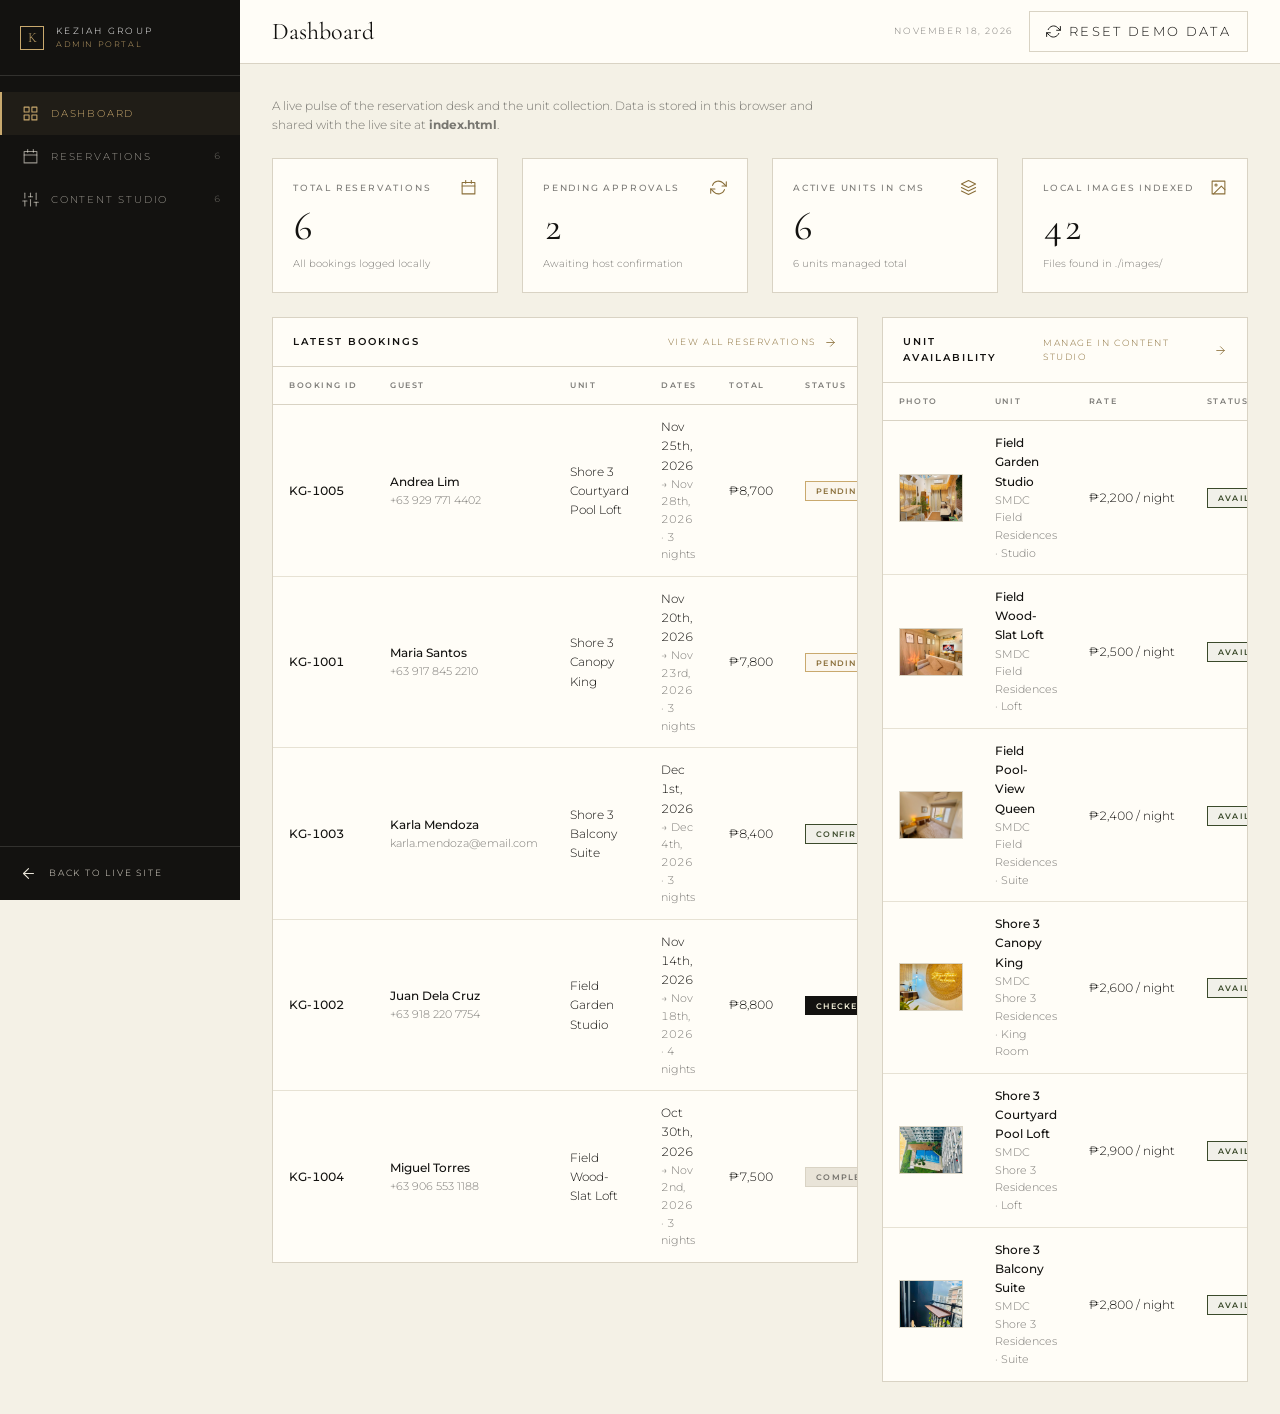
<file: ForPresent/admin-dashboard.html>
<!DOCTYPE html>
<html lang="en">
<head>
  <meta charset="UTF-8" />
  <meta name="viewport" content="width=device-width, initial-scale=1.0" />
  <title>Dashboard | Keziah Group Admin Portal</title>
  <meta name="robots" content="noindex, nofollow" />

  <!-- Presentation build: HTML and CSS only. Sample data is baked into the markup;
       the live data-driven version is admin-dashboard.html (JavaScript next semester). -->
  <link rel="preconnect" href="https://fonts.googleapis.com" />
  <link rel="preconnect" href="https://fonts.gstatic.com" crossorigin />
  <link href="https://fonts.googleapis.com/css2?family=Cormorant+Garamond:ital,wght@0,400;0,500;1,400&family=Montserrat:wght@300;400;500;600;700&display=swap" rel="stylesheet" />
  <link rel="stylesheet" href="admin.css" />
</head>

<body class="admin-body">
  <div class="admin-shell">

    <!-- Sidebar -->
    <aside class="admin-sidebar">
      <div class="admin-brand">
        <span class="brand-mark">K</span>
        <div class="admin-brand-text">
          <span>Keziah Group</span>
          <em>Admin Portal</em>
        </div>
      </div>
      <nav class="admin-nav">
        <a href="admin-dashboard.html" class="active" aria-current="page">
          <svg class="icon" viewBox="0 0 24 24" aria-hidden="true"><rect x="3" y="3" width="7" height="7"/><rect x="14" y="3" width="7" height="7"/><rect x="3" y="14" width="7" height="7"/><rect x="14" y="14" width="7" height="7"/></svg>
          Dashboard
        </a>
        <a href="admin-reservations.html">
          <svg class="icon" viewBox="0 0 24 24" aria-hidden="true"><rect x="3" y="5" width="18" height="16"/><line x1="3" y1="10" x2="21" y2="10"/><line x1="8" y1="2" x2="8" y2="6"/><line x1="16" y1="2" x2="16" y2="6"/></svg>
          Reservations
          <span class="nav-count num">6</span>
        </a>
        <a href="admin-cms.html">
          <svg class="icon" viewBox="0 0 24 24" aria-hidden="true"><line x1="4" y1="21" x2="4" y2="14"/><line x1="4" y1="10" x2="4" y2="3"/><line x1="12" y1="21" x2="12" y2="12"/><line x1="12" y1="8" x2="12" y2="3"/><line x1="20" y1="21" x2="20" y2="16"/><line x1="20" y1="12" x2="20" y2="3"/><line x1="1" y1="14" x2="7" y2="14"/><line x1="9" y1="8" x2="15" y2="8"/><line x1="17" y1="16" x2="23" y2="16"/></svg>
          Content Studio
          <span class="nav-count num">6</span>
        </a>
      </nav>
      <a href="index.html" class="admin-exit">
        <svg class="icon" viewBox="0 0 24 24" aria-hidden="true"><path d="M19 12H5"/><path d="M12 19l-7-7 7-7"/></svg>
        Back to Live Site
      </a>
    </aside>

    <!-- Main -->
    <div class="admin-main">
      <header class="admin-topbar">
        <h1>Dashboard</h1>
        <div class="topbar-meta">
          <span class="topbar-date">November 18, 2026</span>
          <button type="button" class="btn">
            <svg class="icon" viewBox="0 0 24 24" aria-hidden="true" style="width:15px;height:15px"><path d="M23 4v6h-6"/><path d="M1 20v-6h6"/><path d="M3.51 9a9 9 0 0 1 14.85-3.36L23 10"/><path d="M1 14l4.64 4.36A9 9 0 0 0 20.49 15"/></svg>
            Reset Demo Data
          </button>
        </div>
      </header>

      <main class="admin-content">
        <p class="page-intro">A live pulse of the reservation desk and the unit collection. Data is stored in this browser and shared with the live site at <strong>index.html</strong>.</p>

        <!-- KPI cards -->
        <div class="kpi-grid">
          <article class="kpi-card">
            <div class="kpi-top">
              <span class="kpi-label">Total Reservations</span>
              <svg class="icon" viewBox="0 0 24 24" aria-hidden="true"><rect x="3" y="5" width="18" height="16"/><line x1="3" y1="10" x2="21" y2="10"/><line x1="8" y1="2" x2="8" y2="6"/><line x1="16" y1="2" x2="16" y2="6"/></svg>
            </div>
            <div class="kpi-value num">6</div>
            <div class="kpi-note">All bookings logged locally</div>
          </article>

          <article class="kpi-card">
            <div class="kpi-top">
              <span class="kpi-label">Pending Approvals</span>
              <svg class="icon" viewBox="0 0 24 24" aria-hidden="true"><path d="M23 4v6h-6"/><path d="M1 20v-6h6"/><path d="M3.51 9a9 9 0 0 1 14.85-3.36L23 10"/><path d="M1 14l4.64 4.36A9 9 0 0 0 20.49 15"/></svg>
            </div>
            <div class="kpi-value num">2</div>
            <div class="kpi-note">Awaiting host confirmation</div>
          </article>

          <article class="kpi-card">
            <div class="kpi-top">
              <span class="kpi-label">Active Units in CMS</span>
              <svg class="icon" viewBox="0 0 24 24" aria-hidden="true"><polygon points="12 2 2 7 12 12 22 7 12 2"/><polyline points="2 17 12 22 22 17"/><polyline points="2 12 12 17 22 12"/></svg>
            </div>
            <div class="kpi-value num">6</div>
            <div class="kpi-note">6 units managed total</div>
          </article>

          <article class="kpi-card">
            <div class="kpi-top">
              <span class="kpi-label">Local Images Indexed</span>
              <svg class="icon" viewBox="0 0 24 24" aria-hidden="true"><rect x="3" y="3" width="18" height="18"/><circle cx="8.5" cy="8.5" r="1.5"/><path d="M21 15l-5-5L5 21"/></svg>
            </div>
            <div class="kpi-value num">42</div>
            <div class="kpi-note">Files found in ./images/</div>
          </article>
        </div>

        <div class="split-2">
          <!-- Latest bookings -->
          <section class="panel">
            <div class="panel-head">
              <h2>Latest Bookings</h2>
              <a class="panel-link" href="admin-reservations.html">
                View all reservations
                <svg class="icon" viewBox="0 0 24 24" aria-hidden="true" style="width:13px;height:13px"><line x1="5" y1="12" x2="19" y2="12"/><path d="M12 5l7 7-7 7"/></svg>
              </a>
            </div>
            <div class="table-wrap">
              <table class="admin-table">
                <caption style="position:absolute;width:1px;height:1px;overflow:hidden;clip:rect(0 0 0 0)">Five most recent reservations with quick actions</caption>
                <thead>
                  <tr>
                    <th scope="col">Booking ID</th>
                    <th scope="col">Guest</th>
                    <th scope="col">Unit</th>
                    <th scope="col">Dates</th>
                    <th scope="col">Total</th>
                    <th scope="col">Status</th>
                    <th scope="col" style="text-align:right">Actions</th>
                  </tr>
                </thead>
                <tbody>
                  <tr>
                    <td class="cell-strong num">KG-1005</td>
                    <td>
                      <div class="cell-person">
                        <span class="cell-strong">Andrea Lim</span>
                        <span class="cell-muted">+63 929 771 4402</span>
                      </div>
                    </td>
                    <td>Shore 3 Courtyard Pool Loft</td>
                    <td>
                      <div class="cell-person">
                        <span class="num">Nov 25th, 2026</span>
                        <span class="cell-muted num">&rarr; Nov 28th, 2026 &middot; 3 nights</span>
                      </div>
                    </td>
                    <td class="cell-num">&#8369;8,700</td>
                    <td><span class="pill pending">Pending</span></td>
                    <td>
                      <div class="cell-actions">
                        <button type="button" class="icon-btn ok" title="Approve reservation" aria-label="Approve reservation KG-1005"><svg class="icon" viewBox="0 0 24 24" aria-hidden="true"><path d="M20 6L9 17l-5-5"/></svg></button>
                        <button type="button" class="icon-btn warn" title="Cancel reservation" aria-label="Cancel reservation KG-1005"><svg class="icon" viewBox="0 0 24 24" aria-hidden="true"><line x1="18" y1="6" x2="6" y2="18"/><line x1="6" y1="6" x2="18" y2="18"/></svg></button>
                      </div>
                    </td>
                  </tr>

                  <tr>
                    <td class="cell-strong num">KG-1001</td>
                    <td>
                      <div class="cell-person">
                        <span class="cell-strong">Maria Santos</span>
                        <span class="cell-muted">+63 917 845 2210</span>
                      </div>
                    </td>
                    <td>Shore 3 Canopy King</td>
                    <td>
                      <div class="cell-person">
                        <span class="num">Nov 20th, 2026</span>
                        <span class="cell-muted num">&rarr; Nov 23rd, 2026 &middot; 3 nights</span>
                      </div>
                    </td>
                    <td class="cell-num">&#8369;7,800</td>
                    <td><span class="pill pending">Pending</span></td>
                    <td>
                      <div class="cell-actions">
                        <button type="button" class="icon-btn ok" title="Approve reservation" aria-label="Approve reservation KG-1001"><svg class="icon" viewBox="0 0 24 24" aria-hidden="true"><path d="M20 6L9 17l-5-5"/></svg></button>
                        <button type="button" class="icon-btn warn" title="Cancel reservation" aria-label="Cancel reservation KG-1001"><svg class="icon" viewBox="0 0 24 24" aria-hidden="true"><line x1="18" y1="6" x2="6" y2="18"/><line x1="6" y1="6" x2="18" y2="18"/></svg></button>
                      </div>
                    </td>
                  </tr>

                  <tr>
                    <td class="cell-strong num">KG-1003</td>
                    <td>
                      <div class="cell-person">
                        <span class="cell-strong">Karla Mendoza</span>
                        <span class="cell-muted">karla.mendoza@email.com</span>
                      </div>
                    </td>
                    <td>Shore 3 Balcony Suite</td>
                    <td>
                      <div class="cell-person">
                        <span class="num">Dec 1st, 2026</span>
                        <span class="cell-muted num">&rarr; Dec 4th, 2026 &middot; 3 nights</span>
                      </div>
                    </td>
                    <td class="cell-num">&#8369;8,400</td>
                    <td><span class="pill confirmed">Confirmed</span></td>
                    <td>
                      <div class="cell-actions">
                        <button type="button" class="icon-btn" title="Manage in Reservations" aria-label="Manage reservation KG-1003"><svg class="icon" viewBox="0 0 24 24" aria-hidden="true"><path d="M17 3a2.83 2.83 0 1 1 4 4L7.5 20.5 2 22l1.5-5.5L17 3z"/></svg></button>
                      </div>
                    </td>
                  </tr>

                  <tr>
                    <td class="cell-strong num">KG-1002</td>
                    <td>
                      <div class="cell-person">
                        <span class="cell-strong">Juan Dela Cruz</span>
                        <span class="cell-muted">+63 918 220 7754</span>
                      </div>
                    </td>
                    <td>Field Garden Studio</td>
                    <td>
                      <div class="cell-person">
                        <span class="num">Nov 14th, 2026</span>
                        <span class="cell-muted num">&rarr; Nov 18th, 2026 &middot; 4 nights</span>
                      </div>
                    </td>
                    <td class="cell-num">&#8369;8,800</td>
                    <td><span class="pill checked-in">Checked-In</span></td>
                    <td>
                      <div class="cell-actions">
                        <button type="button" class="icon-btn" title="Manage in Reservations" aria-label="Manage reservation KG-1002"><svg class="icon" viewBox="0 0 24 24" aria-hidden="true"><path d="M17 3a2.83 2.83 0 1 1 4 4L7.5 20.5 2 22l1.5-5.5L17 3z"/></svg></button>
                      </div>
                    </td>
                  </tr>

                  <tr>
                    <td class="cell-strong num">KG-1004</td>
                    <td>
                      <div class="cell-person">
                        <span class="cell-strong">Miguel Torres</span>
                        <span class="cell-muted">+63 906 553 1188</span>
                      </div>
                    </td>
                    <td>Field Wood-Slat Loft</td>
                    <td>
                      <div class="cell-person">
                        <span class="num">Oct 30th, 2026</span>
                        <span class="cell-muted num">&rarr; Nov 2nd, 2026 &middot; 3 nights</span>
                      </div>
                    </td>
                    <td class="cell-num">&#8369;7,500</td>
                    <td><span class="pill completed">Completed</span></td>
                    <td>
                      <div class="cell-actions">
                        <button type="button" class="icon-btn" title="Manage in Reservations" aria-label="Manage reservation KG-1004"><svg class="icon" viewBox="0 0 24 24" aria-hidden="true"><path d="M17 3a2.83 2.83 0 1 1 4 4L7.5 20.5 2 22l1.5-5.5L17 3z"/></svg></button>
                      </div>
                    </td>
                  </tr>
                </tbody>
              </table>
            </div>
          </section>

          <!-- Unit availability -->
          <section class="panel">
            <div class="panel-head">
              <h2>Unit Availability</h2>
              <a class="panel-link" href="admin-cms.html">
                Manage in Content Studio
                <svg class="icon" viewBox="0 0 24 24" aria-hidden="true" style="width:13px;height:13px"><line x1="5" y1="12" x2="19" y2="12"/><path d="M12 5l7 7-7 7"/></svg>
              </a>
            </div>
            <div class="table-wrap">
              <table class="admin-table">
                <thead>
                  <tr>
                    <th scope="col">Photo</th>
                    <th scope="col">Unit</th>
                    <th scope="col">Rate</th>
                    <th scope="col">Status</th>
                  </tr>
                </thead>
                <tbody>
                  <tr>
                    <td><div class="unit-thumb"><img src="./images/ResidencesFull.jpg" alt="Field Garden Studio" /></div></td>
                    <td>
                      <div class="cell-person">
                        <span class="cell-strong">Field Garden Studio</span>
                        <span class="cell-muted">SMDC Field Residences &middot; Studio</span>
                      </div>
                    </td>
                    <td class="cell-num">&#8369;2,200 / night</td>
                    <td><span class="pill available">Available</span></td>
                  </tr>
                  <tr>
                    <td><div class="unit-thumb"><img src="./images/ResidenceLivingArea.jpg" alt="Field Wood-Slat Loft" /></div></td>
                    <td>
                      <div class="cell-person">
                        <span class="cell-strong">Field Wood-Slat Loft</span>
                        <span class="cell-muted">SMDC Field Residences &middot; Loft</span>
                      </div>
                    </td>
                    <td class="cell-num">&#8369;2,500 / night</td>
                    <td><span class="pill available">Available</span></td>
                  </tr>
                  <tr>
                    <td><div class="unit-thumb"><img src="./images/Field Residences Keziah Group/768962698_1026963896824913_1640508763953979682_n.jpg" alt="Field Pool-View Queen" /></div></td>
                    <td>
                      <div class="cell-person">
                        <span class="cell-strong">Field Pool-View Queen</span>
                        <span class="cell-muted">SMDC Field Residences &middot; Suite</span>
                      </div>
                    </td>
                    <td class="cell-num">&#8369;2,400 / night</td>
                    <td><span class="pill available">Available</span></td>
                  </tr>
                  <tr>
                    <td><div class="unit-thumb"><img src="./images/Shore3BedCanopy.jpg" alt="Shore 3 Canopy King" /></div></td>
                    <td>
                      <div class="cell-person">
                        <span class="cell-strong">Shore 3 Canopy King</span>
                        <span class="cell-muted">SMDC Shore 3 Residences &middot; King Room</span>
                      </div>
                    </td>
                    <td class="cell-num">&#8369;2,600 / night</td>
                    <td><span class="pill available">Available</span></td>
                  </tr>
                  <tr>
                    <td><div class="unit-thumb"><img src="./images/Shore3pool.jpg" alt="Shore 3 Courtyard Pool Loft" /></div></td>
                    <td>
                      <div class="cell-person">
                        <span class="cell-strong">Shore 3 Courtyard Pool Loft</span>
                        <span class="cell-muted">SMDC Shore 3 Residences &middot; Loft</span>
                      </div>
                    </td>
                    <td class="cell-num">&#8369;2,900 / night</td>
                    <td><span class="pill available">Available</span></td>
                  </tr>
                  <tr>
                    <td><div class="unit-thumb"><img src="./images/Shore3Balcony.jpg" alt="Shore 3 Balcony Suite" /></div></td>
                    <td>
                      <div class="cell-person">
                        <span class="cell-strong">Shore 3 Balcony Suite</span>
                        <span class="cell-muted">SMDC Shore 3 Residences &middot; Suite</span>
                      </div>
                    </td>
                    <td class="cell-num">&#8369;2,800 / night</td>
                    <td><span class="pill available">Available</span></td>
                  </tr>
                </tbody>
              </table>
            </div>
          </section>
        </div>
      </main>
    </div>

  </div>
</body>
</html>
</file>
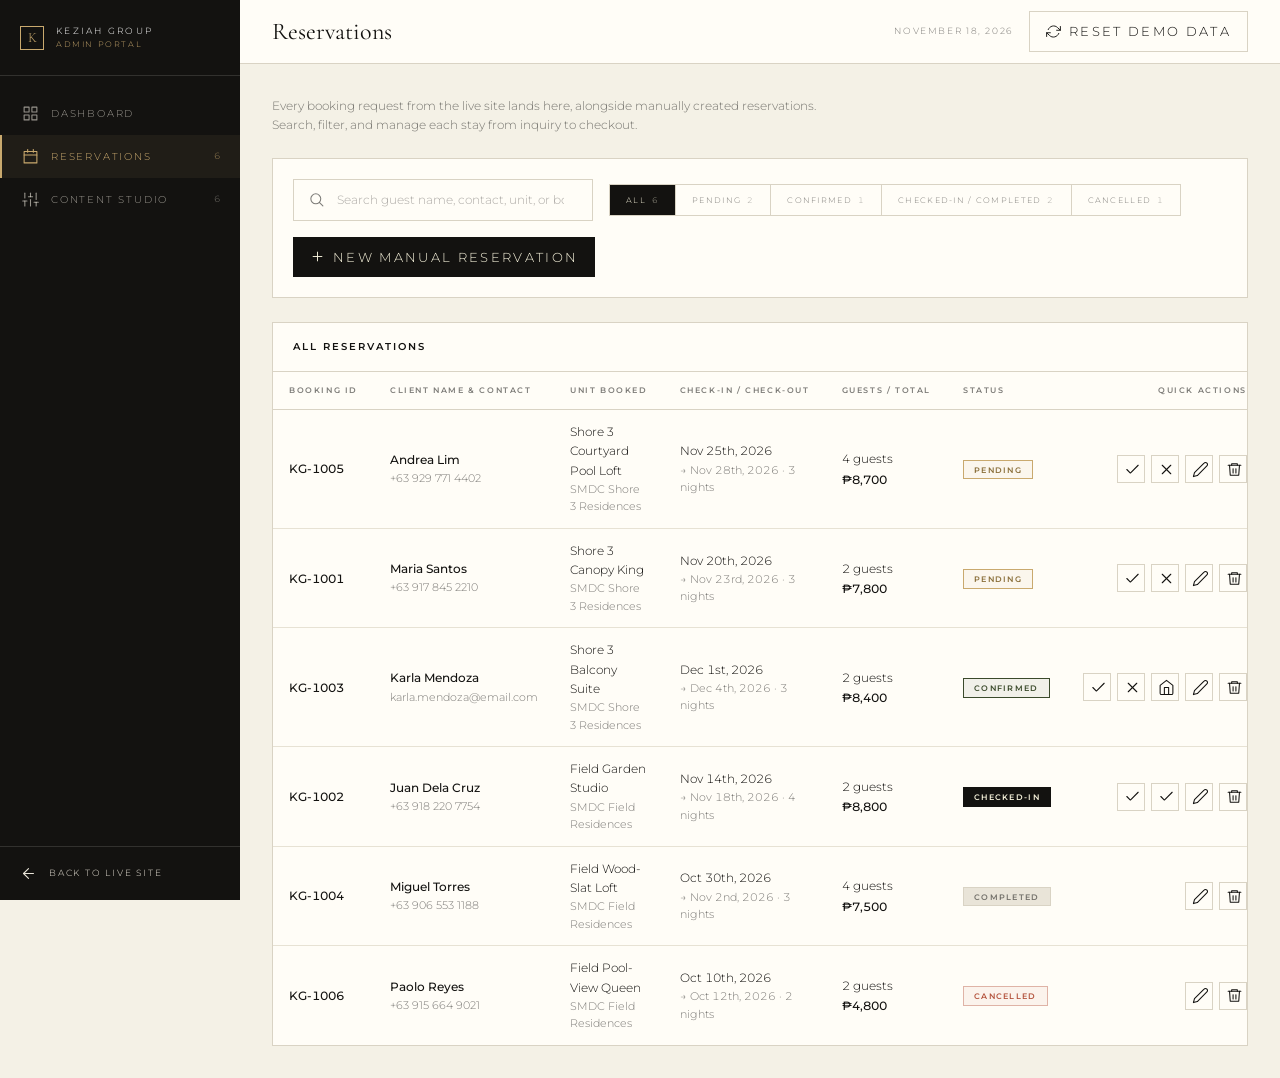
<file: ForPresent/admin-reservations.html>
<!DOCTYPE html>
<html lang="en">
<head>
  <meta charset="UTF-8" />
  <meta name="viewport" content="width=device-width, initial-scale=1.0" />
  <title>Reservations | Keziah Group Admin Portal</title>
  <meta name="robots" content="noindex, nofollow" />

  <!-- Presentation build: HTML and CSS only. Sample data is baked into the markup;
       the live data-driven version is admin-reservations.html (JavaScript next semester). -->
  <link rel="preconnect" href="https://fonts.googleapis.com" />
  <link rel="preconnect" href="https://fonts.gstatic.com" crossorigin />
  <link href="https://fonts.googleapis.com/css2?family=Cormorant+Garamond:ital,wght@0,400;0,500;1,400&family=Montserrat:wght@300;400;500;600;700&display=swap" rel="stylesheet" />
  <link rel="stylesheet" href="admin.css" />
</head>

<body class="admin-body">
  <div class="admin-shell">

    <!-- Sidebar -->
    <aside class="admin-sidebar">
      <div class="admin-brand">
        <span class="brand-mark">K</span>
        <div class="admin-brand-text">
          <span>Keziah Group</span>
          <em>Admin Portal</em>
        </div>
      </div>
      <nav class="admin-nav">
        <a href="admin-dashboard.html">
          <svg class="icon" viewBox="0 0 24 24" aria-hidden="true"><rect x="3" y="3" width="7" height="7"/><rect x="14" y="3" width="7" height="7"/><rect x="3" y="14" width="7" height="7"/><rect x="14" y="14" width="7" height="7"/></svg>
          Dashboard
        </a>
        <a href="admin-reservations.html" class="active" aria-current="page">
          <svg class="icon" viewBox="0 0 24 24" aria-hidden="true"><rect x="3" y="5" width="18" height="16"/><line x1="3" y1="10" x2="21" y2="10"/><line x1="8" y1="2" x2="8" y2="6"/><line x1="16" y1="2" x2="16" y2="6"/></svg>
          Reservations
          <span class="nav-count num">6</span>
        </a>
        <a href="admin-cms.html">
          <svg class="icon" viewBox="0 0 24 24" aria-hidden="true"><line x1="4" y1="21" x2="4" y2="14"/><line x1="4" y1="10" x2="4" y2="3"/><line x1="12" y1="21" x2="12" y2="12"/><line x1="12" y1="8" x2="12" y2="3"/><line x1="20" y1="21" x2="20" y2="16"/><line x1="20" y1="12" x2="20" y2="3"/><line x1="1" y1="14" x2="7" y2="14"/><line x1="9" y1="8" x2="15" y2="8"/><line x1="17" y1="16" x2="23" y2="16"/></svg>
          Content Studio
          <span class="nav-count num">6</span>
        </a>
      </nav>
      <a href="index.html" class="admin-exit">
        <svg class="icon" viewBox="0 0 24 24" aria-hidden="true"><path d="M19 12H5"/><path d="M12 19l-7-7 7-7"/></svg>
        Back to Live Site
      </a>
    </aside>

    <!-- Main -->
    <div class="admin-main">
      <header class="admin-topbar">
        <h1>Reservations</h1>
        <div class="topbar-meta">
          <span class="topbar-date">November 18, 2026</span>
          <button type="button" class="btn">
            <svg class="icon" viewBox="0 0 24 24" aria-hidden="true" style="width:15px;height:15px"><path d="M23 4v6h-6"/><path d="M1 20v-6h6"/><path d="M3.51 9a9 9 0 0 1 14.85-3.36L23 10"/><path d="M1 14l4.64 4.36A9 9 0 0 0 20.49 15"/></svg>
            Reset Demo Data
          </button>
        </div>
      </header>

      <main class="admin-content">
        <p class="page-intro">Every booking request from the live site lands here, alongside manually created reservations. Search, filter, and manage each stay from inquiry to checkout.</p>

        <!-- Toolbar -->
        <section class="panel">
          <div class="panel-body toolbar">
            <div class="toolbar-left">
              <div class="search-box">
                <svg class="icon" viewBox="0 0 24 24" aria-hidden="true"><circle cx="11" cy="11" r="7"/><line x1="21" y1="21" x2="16.65" y2="16.65"/></svg>
                <label for="reservation-search" style="position:absolute;width:1px;height:1px;overflow:hidden;clip:rect(0 0 0 0)">Search reservations</label>
                <input type="search" id="reservation-search" placeholder="Search guest name, contact, unit, or booking ID&hellip;" />
              </div>
              <div class="status-tabs">
                <button type="button" class="active">All<span class="tab-count num">6</span></button>
                <button type="button">Pending<span class="tab-count num">2</span></button>
                <button type="button">Confirmed<span class="tab-count num">1</span></button>
                <button type="button">Checked-In / Completed<span class="tab-count num">2</span></button>
                <button type="button">Cancelled<span class="tab-count num">1</span></button>
              </div>
            </div>
            <button type="button" class="btn solid">
              <svg class="icon" viewBox="0 0 24 24" aria-hidden="true" style="width:15px;height:15px"><line x1="12" y1="5" x2="12" y2="19"/><line x1="5" y1="12" x2="19" y2="12"/></svg>
              New Manual Reservation
            </button>
          </div>
        </section>

        <!-- Table -->
        <section class="panel">
          <div class="panel-head">
            <h2>All Reservations</h2>
          </div>
          <div class="table-wrap">
            <table class="admin-table">
              <thead>
                <tr>
                  <th scope="col">Booking ID</th>
                  <th scope="col">Client Name &amp; Contact</th>
                  <th scope="col">Unit Booked</th>
                  <th scope="col">Check-In / Check-Out</th>
                  <th scope="col">Guests / Total</th>
                  <th scope="col">Status</th>
                  <th scope="col" style="text-align:right">Quick Actions</th>
                </tr>
              </thead>
              <tbody>
                <tr>
                  <td class="cell-strong num">KG-1005</td>
                  <td>
                    <div class="cell-person">
                      <span class="cell-strong">Andrea Lim</span>
                      <span class="cell-muted">+63 929 771 4402</span>
                    </div>
                  </td>
                  <td>
                    <div class="cell-person">
                      <span>Shore 3 Courtyard Pool Loft</span>
                      <span class="cell-muted">SMDC Shore 3 Residences</span>
                    </div>
                  </td>
                  <td>
                    <div class="cell-person">
                      <span class="num">Nov 25th, 2026</span>
                      <span class="cell-muted num">&rarr; Nov 28th, 2026 &middot; 3 nights</span>
                    </div>
                  </td>
                  <td>
                    <div class="cell-person">
                      <span class="num">4 guests</span>
                      <span class="cell-strong num">&#8369;8,700</span>
                    </div>
                  </td>
                  <td><span class="pill pending">Pending</span></td>
                  <td>
                    <div class="cell-actions">
                      <button type="button" class="icon-btn ok" title="Confirm reservation" aria-label="Confirm reservation KG-1005"><svg class="icon" viewBox="0 0 24 24" aria-hidden="true"><path d="M20 6L9 17l-5-5"/></svg></button>
                      <button type="button" class="icon-btn warn" title="Cancel reservation" aria-label="Cancel reservation KG-1005"><svg class="icon" viewBox="0 0 24 24" aria-hidden="true"><line x1="18" y1="6" x2="6" y2="18"/><line x1="6" y1="6" x2="18" y2="18"/></svg></button>
                      <button type="button" class="icon-btn" title="Edit reservation" aria-label="Edit reservation KG-1005"><svg class="icon" viewBox="0 0 24 24" aria-hidden="true"><path d="M17 3a2.83 2.83 0 1 1 4 4L7.5 20.5 2 22l1.5-5.5L17 3z"/></svg></button>
                      <button type="button" class="icon-btn warn" title="Delete reservation" aria-label="Delete reservation KG-1005"><svg class="icon" viewBox="0 0 24 24" aria-hidden="true"><path d="M3 6h18"/><path d="M8 6V4h8v2"/><path d="M19 6l-1 14H6L5 6"/><line x1="10" y1="11" x2="10" y2="17"/><line x1="14" y1="11" x2="14" y2="17"/></svg></button>
                    </div>
                  </td>
                </tr>

                <tr>
                  <td class="cell-strong num">KG-1001</td>
                  <td>
                    <div class="cell-person">
                      <span class="cell-strong">Maria Santos</span>
                      <span class="cell-muted">+63 917 845 2210</span>
                    </div>
                  </td>
                  <td>
                    <div class="cell-person">
                      <span>Shore 3 Canopy King</span>
                      <span class="cell-muted">SMDC Shore 3 Residences</span>
                    </div>
                  </td>
                  <td>
                    <div class="cell-person">
                      <span class="num">Nov 20th, 2026</span>
                      <span class="cell-muted num">&rarr; Nov 23rd, 2026 &middot; 3 nights</span>
                    </div>
                  </td>
                  <td>
                    <div class="cell-person">
                      <span class="num">2 guests</span>
                      <span class="cell-strong num">&#8369;7,800</span>
                    </div>
                  </td>
                  <td><span class="pill pending">Pending</span></td>
                  <td>
                    <div class="cell-actions">
                      <button type="button" class="icon-btn ok" title="Confirm reservation" aria-label="Confirm reservation KG-1001"><svg class="icon" viewBox="0 0 24 24" aria-hidden="true"><path d="M20 6L9 17l-5-5"/></svg></button>
                      <button type="button" class="icon-btn warn" title="Cancel reservation" aria-label="Cancel reservation KG-1001"><svg class="icon" viewBox="0 0 24 24" aria-hidden="true"><line x1="18" y1="6" x2="6" y2="18"/><line x1="6" y1="6" x2="18" y2="18"/></svg></button>
                      <button type="button" class="icon-btn" title="Edit reservation" aria-label="Edit reservation KG-1001"><svg class="icon" viewBox="0 0 24 24" aria-hidden="true"><path d="M17 3a2.83 2.83 0 1 1 4 4L7.5 20.5 2 22l1.5-5.5L17 3z"/></svg></button>
                      <button type="button" class="icon-btn warn" title="Delete reservation" aria-label="Delete reservation KG-1001"><svg class="icon" viewBox="0 0 24 24" aria-hidden="true"><path d="M3 6h18"/><path d="M8 6V4h8v2"/><path d="M19 6l-1 14H6L5 6"/><line x1="10" y1="11" x2="10" y2="17"/><line x1="14" y1="11" x2="14" y2="17"/></svg></button>
                    </div>
                  </td>
                </tr>

                <tr>
                  <td class="cell-strong num">KG-1003</td>
                  <td>
                    <div class="cell-person">
                      <span class="cell-strong">Karla Mendoza</span>
                      <span class="cell-muted">karla.mendoza@email.com</span>
                    </div>
                  </td>
                  <td>
                    <div class="cell-person">
                      <span>Shore 3 Balcony Suite</span>
                      <span class="cell-muted">SMDC Shore 3 Residences</span>
                    </div>
                  </td>
                  <td>
                    <div class="cell-person">
                      <span class="num">Dec 1st, 2026</span>
                      <span class="cell-muted num">&rarr; Dec 4th, 2026 &middot; 3 nights</span>
                    </div>
                  </td>
                  <td>
                    <div class="cell-person">
                      <span class="num">2 guests</span>
                      <span class="cell-strong num">&#8369;8,400</span>
                    </div>
                  </td>
                  <td><span class="pill confirmed">Confirmed</span></td>
                  <td>
                    <div class="cell-actions">
                      <button type="button" class="icon-btn ok" title="Confirm reservation" aria-label="Confirm reservation KG-1003"><svg class="icon" viewBox="0 0 24 24" aria-hidden="true"><path d="M20 6L9 17l-5-5"/></svg></button>
                      <button type="button" class="icon-btn warn" title="Cancel reservation" aria-label="Cancel reservation KG-1003"><svg class="icon" viewBox="0 0 24 24" aria-hidden="true"><line x1="18" y1="6" x2="6" y2="18"/><line x1="6" y1="6" x2="18" y2="18"/></svg></button>
                      <button type="button" class="icon-btn" title="Mark as checked-in" aria-label="Check in reservation KG-1003"><svg class="icon" viewBox="0 0 24 24" aria-hidden="true"><path d="M3 9l9-7 9 7v11a2 2 0 0 1-2 2H5a2 2 0 0 1-2-2z"/><path d="M9 22V12h6v10"/></svg></button>
                      <button type="button" class="icon-btn" title="Edit reservation" aria-label="Edit reservation KG-1003"><svg class="icon" viewBox="0 0 24 24" aria-hidden="true"><path d="M17 3a2.83 2.83 0 1 1 4 4L7.5 20.5 2 22l1.5-5.5L17 3z"/></svg></button>
                      <button type="button" class="icon-btn warn" title="Delete reservation" aria-label="Delete reservation KG-1003"><svg class="icon" viewBox="0 0 24 24" aria-hidden="true"><path d="M3 6h18"/><path d="M8 6V4h8v2"/><path d="M19 6l-1 14H6L5 6"/><line x1="10" y1="11" x2="10" y2="17"/><line x1="14" y1="11" x2="14" y2="17"/></svg></button>
                    </div>
                  </td>
                </tr>

                <tr>
                  <td class="cell-strong num">KG-1002</td>
                  <td>
                    <div class="cell-person">
                      <span class="cell-strong">Juan Dela Cruz</span>
                      <span class="cell-muted">+63 918 220 7754</span>
                    </div>
                  </td>
                  <td>
                    <div class="cell-person">
                      <span>Field Garden Studio</span>
                      <span class="cell-muted">SMDC Field Residences</span>
                    </div>
                  </td>
                  <td>
                    <div class="cell-person">
                      <span class="num">Nov 14th, 2026</span>
                      <span class="cell-muted num">&rarr; Nov 18th, 2026 &middot; 4 nights</span>
                    </div>
                  </td>
                  <td>
                    <div class="cell-person">
                      <span class="num">2 guests</span>
                      <span class="cell-strong num">&#8369;8,800</span>
                    </div>
                  </td>
                  <td><span class="pill checked-in">Checked-In</span></td>
                  <td>
                    <div class="cell-actions">
                      <button type="button" class="icon-btn ok" title="Confirm reservation" aria-label="Confirm reservation KG-1002"><svg class="icon" viewBox="0 0 24 24" aria-hidden="true"><path d="M20 6L9 17l-5-5"/></svg></button>
                      <button type="button" class="icon-btn" title="Mark as completed" aria-label="Complete reservation KG-1002"><svg class="icon" viewBox="0 0 24 24" aria-hidden="true"><path d="M20 6L9 17l-5-5"/></svg></button>
                      <button type="button" class="icon-btn" title="Edit reservation" aria-label="Edit reservation KG-1002"><svg class="icon" viewBox="0 0 24 24" aria-hidden="true"><path d="M17 3a2.83 2.83 0 1 1 4 4L7.5 20.5 2 22l1.5-5.5L17 3z"/></svg></button>
                      <button type="button" class="icon-btn warn" title="Delete reservation" aria-label="Delete reservation KG-1002"><svg class="icon" viewBox="0 0 24 24" aria-hidden="true"><path d="M3 6h18"/><path d="M8 6V4h8v2"/><path d="M19 6l-1 14H6L5 6"/><line x1="10" y1="11" x2="10" y2="17"/><line x1="14" y1="11" x2="14" y2="17"/></svg></button>
                    </div>
                  </td>
                </tr>

                <tr>
                  <td class="cell-strong num">KG-1004</td>
                  <td>
                    <div class="cell-person">
                      <span class="cell-strong">Miguel Torres</span>
                      <span class="cell-muted">+63 906 553 1188</span>
                    </div>
                  </td>
                  <td>
                    <div class="cell-person">
                      <span>Field Wood-Slat Loft</span>
                      <span class="cell-muted">SMDC Field Residences</span>
                    </div>
                  </td>
                  <td>
                    <div class="cell-person">
                      <span class="num">Oct 30th, 2026</span>
                      <span class="cell-muted num">&rarr; Nov 2nd, 2026 &middot; 3 nights</span>
                    </div>
                  </td>
                  <td>
                    <div class="cell-person">
                      <span class="num">4 guests</span>
                      <span class="cell-strong num">&#8369;7,500</span>
                    </div>
                  </td>
                  <td><span class="pill completed">Completed</span></td>
                  <td>
                    <div class="cell-actions">
                      <button type="button" class="icon-btn" title="Edit reservation" aria-label="Edit reservation KG-1004"><svg class="icon" viewBox="0 0 24 24" aria-hidden="true"><path d="M17 3a2.83 2.83 0 1 1 4 4L7.5 20.5 2 22l1.5-5.5L17 3z"/></svg></button>
                      <button type="button" class="icon-btn warn" title="Delete reservation" aria-label="Delete reservation KG-1004"><svg class="icon" viewBox="0 0 24 24" aria-hidden="true"><path d="M3 6h18"/><path d="M8 6V4h8v2"/><path d="M19 6l-1 14H6L5 6"/><line x1="10" y1="11" x2="10" y2="17"/><line x1="14" y1="11" x2="14" y2="17"/></svg></button>
                    </div>
                  </td>
                </tr>

                <tr>
                  <td class="cell-strong num">KG-1006</td>
                  <td>
                    <div class="cell-person">
                      <span class="cell-strong">Paolo Reyes</span>
                      <span class="cell-muted">+63 915 664 9021</span>
                    </div>
                  </td>
                  <td>
                    <div class="cell-person">
                      <span>Field Pool-View Queen</span>
                      <span class="cell-muted">SMDC Field Residences</span>
                    </div>
                  </td>
                  <td>
                    <div class="cell-person">
                      <span class="num">Oct 10th, 2026</span>
                      <span class="cell-muted num">&rarr; Oct 12th, 2026 &middot; 2 nights</span>
                    </div>
                  </td>
                  <td>
                    <div class="cell-person">
                      <span class="num">2 guests</span>
                      <span class="cell-strong num">&#8369;4,800</span>
                    </div>
                  </td>
                  <td><span class="pill cancelled">Cancelled</span></td>
                  <td>
                    <div class="cell-actions">
                      <button type="button" class="icon-btn" title="Edit reservation" aria-label="Edit reservation KG-1006"><svg class="icon" viewBox="0 0 24 24" aria-hidden="true"><path d="M17 3a2.83 2.83 0 1 1 4 4L7.5 20.5 2 22l1.5-5.5L17 3z"/></svg></button>
                      <button type="button" class="icon-btn warn" title="Delete reservation" aria-label="Delete reservation KG-1006"><svg class="icon" viewBox="0 0 24 24" aria-hidden="true"><path d="M3 6h18"/><path d="M8 6V4h8v2"/><path d="M19 6l-1 14H6L5 6"/><line x1="10" y1="11" x2="10" y2="17"/><line x1="14" y1="11" x2="14" y2="17"/></svg></button>
                    </div>
                  </td>
                </tr>
              </tbody>
            </table>
          </div>
        </section>
      </main>
    </div>

  </div>
</body>
</html>
</file>
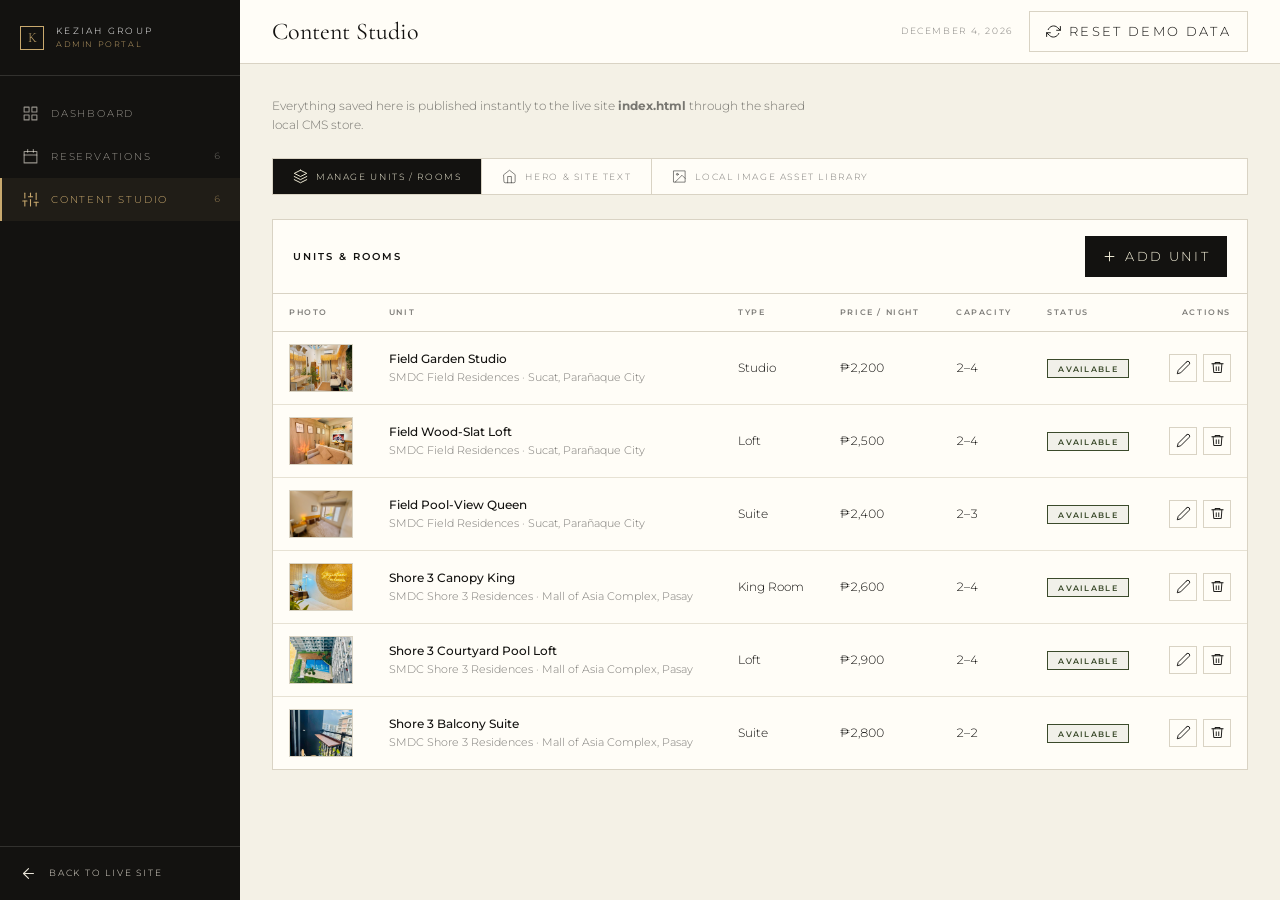
<file: WithJS/admin-cms.html>
<!DOCTYPE html>
<html lang="en">
<head>
  <meta charset="UTF-8" />
  <meta name="viewport" content="width=device-width, initial-scale=1.0" />
  <title>Content Studio | Keziah Group Admin Portal</title>
  <meta name="robots" content="noindex, nofollow" />

  <link rel="preconnect" href="https://fonts.googleapis.com" />
  <link rel="preconnect" href="https://fonts.gstatic.com" crossorigin />
  <link href="https://fonts.googleapis.com/css2?family=Cormorant+Garamond:ital,wght@0,400;0,500;1,400&family=Montserrat:wght@300;400;500;600;700&display=swap" rel="stylesheet" />
  <link rel="stylesheet" href="admin.css" />
</head>

<body class="admin-body" data-page="cms">
  <div class="admin-shell">

    <!-- Sidebar -->
    <aside class="admin-sidebar">
      <div class="admin-brand">
        <span class="brand-mark">K</span>
        <div class="admin-brand-text">
          <span>Keziah Group</span>
          <em>Admin Portal</em>
        </div>
      </div>
      <nav class="admin-nav">
        <a href="admin-dashboard.html">
          <svg class="icon" viewBox="0 0 24 24" aria-hidden="true"><rect x="3" y="3" width="7" height="7"/><rect x="14" y="3" width="7" height="7"/><rect x="3" y="14" width="7" height="7"/><rect x="14" y="14" width="7" height="7"/></svg>
          Dashboard
        </a>
        <a href="admin-reservations.html">
          <svg class="icon" viewBox="0 0 24 24" aria-hidden="true"><rect x="3" y="5" width="18" height="16"/><line x1="3" y1="10" x2="21" y2="10"/><line x1="8" y1="2" x2="8" y2="6"/><line x1="16" y1="2" x2="16" y2="6"/></svg>
          Reservations
          <span class="nav-count num" id="nav-res-count">0</span>
        </a>
        <a href="admin-cms.html" class="active" aria-current="page">
          <svg class="icon" viewBox="0 0 24 24" aria-hidden="true"><line x1="4" y1="21" x2="4" y2="14"/><line x1="4" y1="10" x2="4" y2="3"/><line x1="12" y1="21" x2="12" y2="12"/><line x1="12" y1="8" x2="12" y2="3"/><line x1="20" y1="21" x2="20" y2="16"/><line x1="20" y1="12" x2="20" y2="3"/><line x1="1" y1="14" x2="7" y2="14"/><line x1="9" y1="8" x2="15" y2="8"/><line x1="17" y1="16" x2="23" y2="16"/></svg>
          Content Studio
          <span class="nav-count num" id="nav-units-count">0</span>
        </a>
      </nav>
      <a href="index.html" class="admin-exit">
        <svg class="icon" viewBox="0 0 24 24" aria-hidden="true"><path d="M19 12H5"/><path d="M12 19l-7-7 7-7"/></svg>
        Back to Live Site
      </a>
    </aside>

    <!-- Main -->
    <div class="admin-main">
      <header class="admin-topbar">
        <h1>Content Studio</h1>
        <div class="topbar-meta">
          <span class="topbar-date" id="topbar-date"></span>
          <button type="button" class="btn" id="reset-demo">
            <svg class="icon" viewBox="0 0 24 24" aria-hidden="true" style="width:15px;height:15px"><path d="M23 4v6h-6"/><path d="M1 20v-6h6"/><path d="M3.51 9a9 9 0 0 1 14.85-3.36L23 10"/><path d="M1 14l4.64 4.36A9 9 0 0 0 20.49 15"/></svg>
            Reset Demo Data
          </button>
        </div>
      </header>

      <main class="admin-content">
        <p class="page-intro">Everything saved here is published instantly to the live site <strong>index.html</strong> through the shared local CMS store.</p>

        <!-- Tabs -->
        <div class="cms-tabs" id="cms-tabs" role="tablist">
          <button type="button" class="active" data-panel="cms-units" role="tab">
            <svg class="icon" viewBox="0 0 24 24" aria-hidden="true" style="width:15px;height:15px"><polygon points="12 2 2 7 12 12 22 7 12 2"/><polyline points="2 17 12 22 22 17"/><polyline points="2 12 12 17 22 12"/></svg>
            Manage Units / Rooms
          </button>
          <button type="button" data-panel="cms-hero" role="tab">
            <svg class="icon" viewBox="0 0 24 24" aria-hidden="true" style="width:15px;height:15px"><path d="M3 9l9-7 9 7v11a2 2 0 0 1-2 2H5a2 2 0 0 1-2-2z"/><path d="M9 22V12h6v10"/></svg>
            Hero &amp; Site Text
          </button>
          <button type="button" data-panel="cms-library" role="tab">
            <svg class="icon" viewBox="0 0 24 24" aria-hidden="true" style="width:15px;height:15px"><rect x="3" y="3" width="18" height="18"/><circle cx="8.5" cy="8.5" r="1.5"/><path d="M21 15l-5-5L5 21"/></svg>
            Local Image Asset Library
          </button>
        </div>

        <!-- Tab 1: Units CRUD -->
        <section class="cms-panel panel" id="cms-units">
          <div class="panel-head">
            <h2>Units &amp; Rooms</h2>
            <button type="button" class="btn solid" id="add-unit">
              <svg class="icon" viewBox="0 0 24 24" aria-hidden="true" style="width:15px;height:15px"><line x1="12" y1="5" x2="12" y2="19"/><line x1="5" y1="12" x2="19" y2="12"/></svg>
              Add Unit
            </button>
          </div>
          <div class="table-wrap">
            <table class="admin-table">
              <thead>
                <tr>
                  <th scope="col">Photo</th>
                  <th scope="col">Unit</th>
                  <th scope="col">Type</th>
                  <th scope="col">Price / Night</th>
                  <th scope="col">Capacity</th>
                  <th scope="col">Status</th>
                  <th scope="col" style="text-align:right">Actions</th>
                </tr>
              </thead>
              <tbody id="units-body"></tbody>
            </table>
          </div>
        </section>

        <!-- Tab 2: Hero & Site Text -->
        <section class="cms-panel panel" id="cms-hero" hidden>
          <div class="panel-head">
            <h2>Homepage Hero &amp; Site Text</h2>
          </div>
          <form class="panel-body" id="hero-form">
            <div class="form-grid">
              <div class="form-field span-2">
                <label for="hero-field-kicker">Kicker / Eyebrow</label>
                <input type="text" id="hero-field-kicker" placeholder="Metro Manila &middot; Curated Urban Stays" />
              </div>
              <div class="form-field">
                <label for="hero-field-title">Headline &mdash; First Line</label>
                <input type="text" id="hero-field-title" placeholder="Resort living," />
              </div>
              <div class="form-field">
                <label for="hero-field-accent">Headline &mdash; Accent Line (italic gold)</label>
                <input type="text" id="hero-field-accent" placeholder="beautifully redefined." />
              </div>
              <div class="form-field span-2">
                <label for="hero-field-body">Subheadline</label>
                <textarea id="hero-field-body" placeholder="Thoughtfully designed residences for weekends that feel a world away&hellip;"></textarea>
              </div>
              <div class="form-field span-2" id="hero-field-image">
                <label>Hero Banner Image</label>
              </div>
            </div>
            <div class="form-actions">
              <span class="cell-muted" id="hero-saved-note" hidden>Hero saved &mdash; open index.html to see it live.</span>
              <button type="submit" class="btn gold">Save Hero Text</button>
            </div>
          </form>
          <div class="panel-body" style="border-top:1px solid var(--line)">
            <span class="picker-label">Live Preview &mdash; as it will appear on index.html</span>
            <div class="hero-preview" style="margin-top:10px">
              <img id="hero-preview-img" src="./images/HeroBgpic.jpg" alt="Hero banner preview" />
              <div class="hero-preview-scrim"></div>
              <div class="hero-preview-copy">
                <span class="kicker" id="hero-preview-kicker"></span>
                <h3><span id="hero-preview-top"></span> <em id="hero-preview-accent"></em></h3>
                <p id="hero-preview-body"></p>
              </div>
            </div>
          </div>
        </section>

        <!-- Tab 3: Asset Library -->
        <section class="cms-panel panel" id="cms-library" hidden>
          <div class="panel-head">
            <h2>Local Image Asset Library</h2>
            <span class="cell-muted num" id="library-count"></span>
          </div>
          <div class="panel-body">
            <p class="page-intro" style="margin-bottom:20px">Every real photograph shipped with this project, read from the <strong>./images/</strong> folders. Pick any of these when editing a unit or the hero.</p>
            <div class="library-grid" id="library-grid"></div>
          </div>
        </section>
      </main>
    </div>

  </div>

  <script src="admin.js" defer></script>
</body>
</html>
</file>
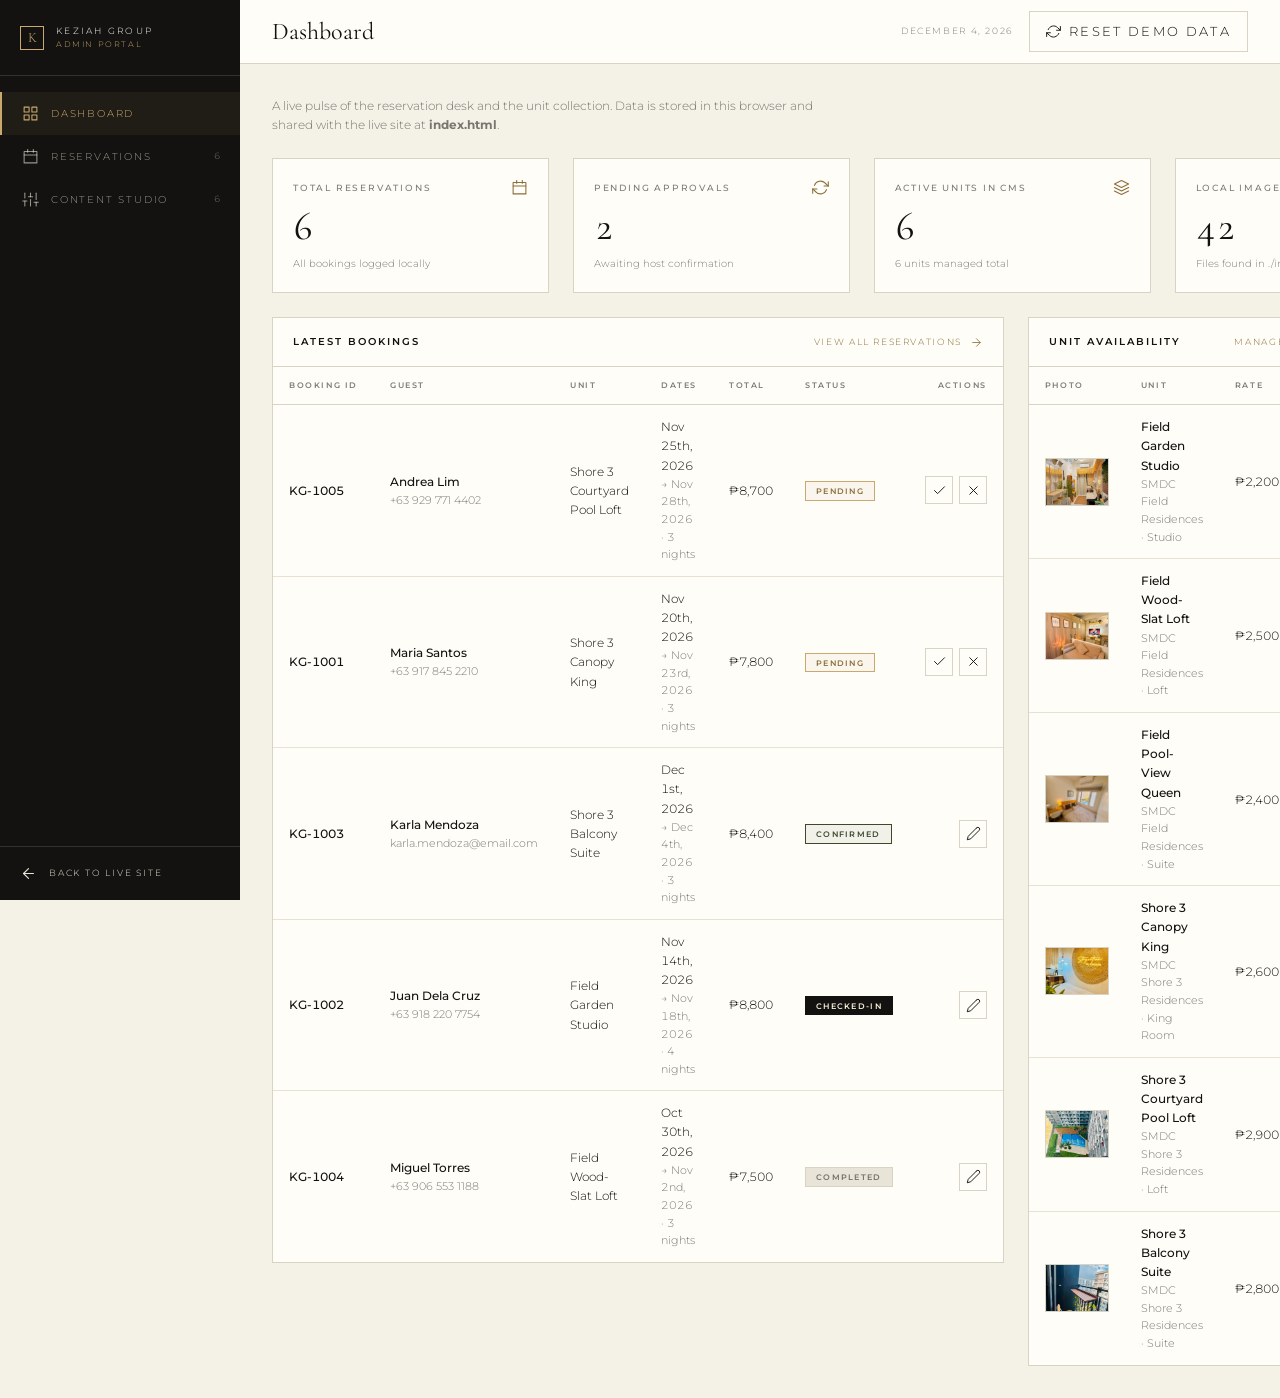
<file: WithJS/admin-dashboard.html>
<!DOCTYPE html>
<html lang="en">
<head>
  <meta charset="UTF-8" />
  <meta name="viewport" content="width=device-width, initial-scale=1.0" />
  <title>Dashboard | Keziah Group Admin Portal</title>
  <meta name="robots" content="noindex, nofollow" />

  <link rel="preconnect" href="https://fonts.googleapis.com" />
  <link rel="preconnect" href="https://fonts.gstatic.com" crossorigin />
  <link href="https://fonts.googleapis.com/css2?family=Cormorant+Garamond:ital,wght@0,400;0,500;1,400&family=Montserrat:wght@300;400;500;600;700&display=swap" rel="stylesheet" />
  <link rel="stylesheet" href="admin.css" />
</head>

<body class="admin-body" data-page="dashboard">
  <div class="admin-shell">

    <!-- Sidebar -->
    <aside class="admin-sidebar">
      <div class="admin-brand">
        <span class="brand-mark">K</span>
        <div class="admin-brand-text">
          <span>Keziah Group</span>
          <em>Admin Portal</em>
        </div>
      </div>
      <nav class="admin-nav">
        <a href="admin-dashboard.html" class="active" aria-current="page">
          <svg class="icon" viewBox="0 0 24 24" aria-hidden="true"><rect x="3" y="3" width="7" height="7"/><rect x="14" y="3" width="7" height="7"/><rect x="3" y="14" width="7" height="7"/><rect x="14" y="14" width="7" height="7"/></svg>
          Dashboard
        </a>
        <a href="admin-reservations.html">
          <svg class="icon" viewBox="0 0 24 24" aria-hidden="true"><rect x="3" y="5" width="18" height="16"/><line x1="3" y1="10" x2="21" y2="10"/><line x1="8" y1="2" x2="8" y2="6"/><line x1="16" y1="2" x2="16" y2="6"/></svg>
          Reservations
          <span class="nav-count num" id="nav-res-count">0</span>
        </a>
        <a href="admin-cms.html">
          <svg class="icon" viewBox="0 0 24 24" aria-hidden="true"><line x1="4" y1="21" x2="4" y2="14"/><line x1="4" y1="10" x2="4" y2="3"/><line x1="12" y1="21" x2="12" y2="12"/><line x1="12" y1="8" x2="12" y2="3"/><line x1="20" y1="21" x2="20" y2="16"/><line x1="20" y1="12" x2="20" y2="3"/><line x1="1" y1="14" x2="7" y2="14"/><line x1="9" y1="8" x2="15" y2="8"/><line x1="17" y1="16" x2="23" y2="16"/></svg>
          Content Studio
          <span class="nav-count num" id="nav-units-count">0</span>
        </a>
      </nav>
      <a href="index.html" class="admin-exit">
        <svg class="icon" viewBox="0 0 24 24" aria-hidden="true"><path d="M19 12H5"/><path d="M12 19l-7-7 7-7"/></svg>
        Back to Live Site
      </a>
    </aside>

    <!-- Main -->
    <div class="admin-main">
      <header class="admin-topbar">
        <h1>Dashboard</h1>
        <div class="topbar-meta">
          <span class="topbar-date" id="topbar-date"></span>
          <button type="button" class="btn" id="reset-demo">
            <svg class="icon" viewBox="0 0 24 24" aria-hidden="true" style="width:15px;height:15px"><path d="M23 4v6h-6"/><path d="M1 20v-6h6"/><path d="M3.51 9a9 9 0 0 1 14.85-3.36L23 10"/><path d="M1 14l4.64 4.36A9 9 0 0 0 20.49 15"/></svg>
            Reset Demo Data
          </button>
        </div>
      </header>

      <main class="admin-content">
        <p class="page-intro">A live pulse of the reservation desk and the unit collection. Data is stored in this browser and shared with the live site at <strong>index.html</strong>.</p>

        <!-- KPI cards -->
        <div class="kpi-grid" id="kpi-grid"></div>

        <div class="split-2">
          <!-- Latest bookings -->
          <section class="panel">
            <div class="panel-head">
              <h2>Latest Bookings</h2>
              <a class="panel-link" href="admin-reservations.html">
                View all reservations
                <svg class="icon" viewBox="0 0 24 24" aria-hidden="true" style="width:13px;height:13px"><line x1="5" y1="12" x2="19" y2="12"/><path d="M12 5l7 7-7 7"/></svg>
              </a>
            </div>
            <div class="table-wrap">
              <table class="admin-table">
                <caption class="visually-hidden-note" style="position:absolute;width:1px;height:1px;overflow:hidden;clip:rect(0 0 0 0)">Five most recent reservations with quick actions</caption>
                <thead>
                  <tr>
                    <th scope="col">Booking ID</th>
                    <th scope="col">Guest</th>
                    <th scope="col">Unit</th>
                    <th scope="col">Dates</th>
                    <th scope="col">Total</th>
                    <th scope="col">Status</th>
                    <th scope="col" style="text-align:right">Actions</th>
                  </tr>
                </thead>
                <tbody id="latest-bookings-body"></tbody>
              </table>
            </div>
          </section>

          <!-- Unit availability -->
          <section class="panel">
            <div class="panel-head">
              <h2>Unit Availability</h2>
              <a class="panel-link" href="admin-cms.html">
                Manage in Content Studio
                <svg class="icon" viewBox="0 0 24 24" aria-hidden="true" style="width:13px;height:13px"><line x1="5" y1="12" x2="19" y2="12"/><path d="M12 5l7 7-7 7"/></svg>
              </a>
            </div>
            <div class="table-wrap">
              <table class="admin-table">
                <thead>
                  <tr>
                    <th scope="col">Photo</th>
                    <th scope="col">Unit</th>
                    <th scope="col">Rate</th>
                    <th scope="col">Status</th>
                  </tr>
                </thead>
                <tbody id="availability-body"></tbody>
              </table>
            </div>
          </section>
        </div>
      </main>
    </div>

  </div>

  <script src="admin.js" defer></script>
</body>
</html>
</file>
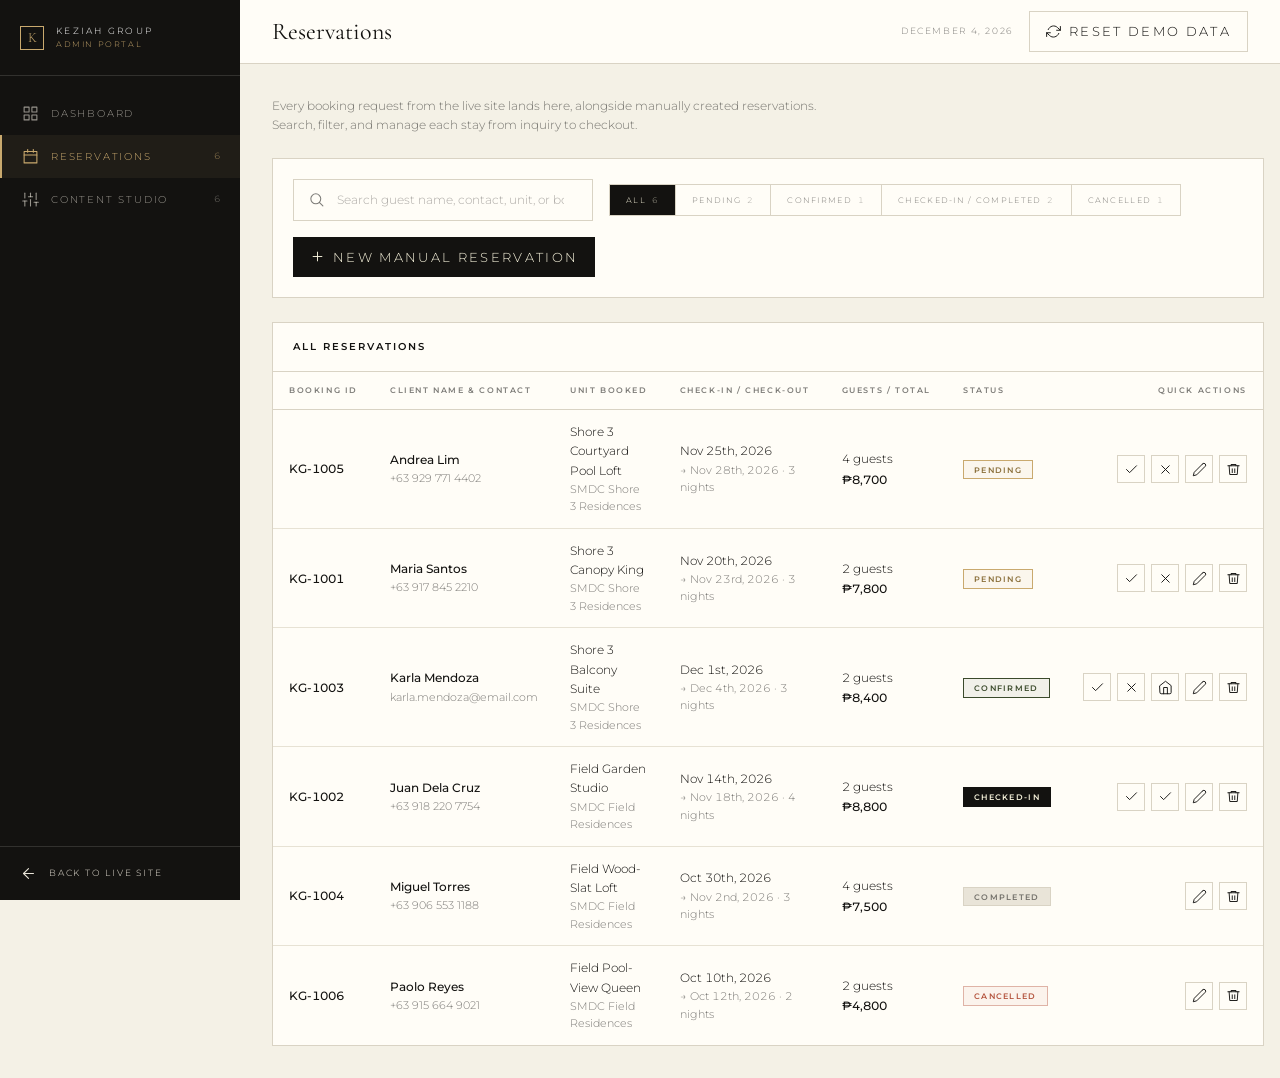
<file: WithJS/admin-reservations.html>
<!DOCTYPE html>
<html lang="en">
<head>
  <meta charset="UTF-8" />
  <meta name="viewport" content="width=device-width, initial-scale=1.0" />
  <title>Reservations | Keziah Group Admin Portal</title>
  <meta name="robots" content="noindex, nofollow" />

  <link rel="preconnect" href="https://fonts.googleapis.com" />
  <link rel="preconnect" href="https://fonts.gstatic.com" crossorigin />
  <link href="https://fonts.googleapis.com/css2?family=Cormorant+Garamond:ital,wght@0,400;0,500;1,400&family=Montserrat:wght@300;400;500;600;700&display=swap" rel="stylesheet" />
  <link rel="stylesheet" href="admin.css" />
</head>

<body class="admin-body" data-page="reservations">
  <div class="admin-shell">

    <!-- Sidebar -->
    <aside class="admin-sidebar">
      <div class="admin-brand">
        <span class="brand-mark">K</span>
        <div class="admin-brand-text">
          <span>Keziah Group</span>
          <em>Admin Portal</em>
        </div>
      </div>
      <nav class="admin-nav">
        <a href="admin-dashboard.html">
          <svg class="icon" viewBox="0 0 24 24" aria-hidden="true"><rect x="3" y="3" width="7" height="7"/><rect x="14" y="3" width="7" height="7"/><rect x="3" y="14" width="7" height="7"/><rect x="14" y="14" width="7" height="7"/></svg>
          Dashboard
        </a>
        <a href="admin-reservations.html" class="active" aria-current="page">
          <svg class="icon" viewBox="0 0 24 24" aria-hidden="true"><rect x="3" y="5" width="18" height="16"/><line x1="3" y1="10" x2="21" y2="10"/><line x1="8" y1="2" x2="8" y2="6"/><line x1="16" y1="2" x2="16" y2="6"/></svg>
          Reservations
          <span class="nav-count num" id="nav-res-count">0</span>
        </a>
        <a href="admin-cms.html">
          <svg class="icon" viewBox="0 0 24 24" aria-hidden="true"><line x1="4" y1="21" x2="4" y2="14"/><line x1="4" y1="10" x2="4" y2="3"/><line x1="12" y1="21" x2="12" y2="12"/><line x1="12" y1="8" x2="12" y2="3"/><line x1="20" y1="21" x2="20" y2="16"/><line x1="20" y1="12" x2="20" y2="3"/><line x1="1" y1="14" x2="7" y2="14"/><line x1="9" y1="8" x2="15" y2="8"/><line x1="17" y1="16" x2="23" y2="16"/></svg>
          Content Studio
          <span class="nav-count num" id="nav-units-count">0</span>
        </a>
      </nav>
      <a href="index.html" class="admin-exit">
        <svg class="icon" viewBox="0 0 24 24" aria-hidden="true"><path d="M19 12H5"/><path d="M12 19l-7-7 7-7"/></svg>
        Back to Live Site
      </a>
    </aside>

    <!-- Main -->
    <div class="admin-main">
      <header class="admin-topbar">
        <h1>Reservations</h1>
        <div class="topbar-meta">
          <span class="topbar-date" id="topbar-date"></span>
          <button type="button" class="btn" id="reset-demo">
            <svg class="icon" viewBox="0 0 24 24" aria-hidden="true" style="width:15px;height:15px"><path d="M23 4v6h-6"/><path d="M1 20v-6h6"/><path d="M3.51 9a9 9 0 0 1 14.85-3.36L23 10"/><path d="M1 14l4.64 4.36A9 9 0 0 0 20.49 15"/></svg>
            Reset Demo Data
          </button>
        </div>
      </header>

      <main class="admin-content">
        <p class="page-intro">Every booking request from the live site lands here, alongside manually created reservations. Search, filter, and manage each stay from inquiry to checkout.</p>

        <!-- Toolbar -->
        <section class="panel">
          <div class="panel-body toolbar">
            <div class="toolbar-left">
              <div class="search-box">
                <svg class="icon" viewBox="0 0 24 24" aria-hidden="true"><circle cx="11" cy="11" r="7"/><line x1="21" y1="21" x2="16.65" y2="16.65"/></svg>
                <label for="reservation-search" style="position:absolute;width:1px;height:1px;overflow:hidden;clip:rect(0 0 0 0)">Search reservations</label>
                <input type="search" id="reservation-search" placeholder="Search guest name, contact, unit, or booking ID&hellip;" />
              </div>
              <div class="status-tabs" id="status-tabs"></div>
            </div>
            <button type="button" class="btn solid" id="new-reservation">
              <svg class="icon" viewBox="0 0 24 24" aria-hidden="true" style="width:15px;height:15px"><line x1="12" y1="5" x2="12" y2="19"/><line x1="5" y1="12" x2="19" y2="12"/></svg>
              New Manual Reservation
            </button>
          </div>
        </section>

        <!-- Table -->
        <section class="panel">
          <div class="panel-head">
            <h2>All Reservations</h2>
          </div>
          <div class="table-wrap">
            <table class="admin-table">
              <thead>
                <tr>
                  <th scope="col">Booking ID</th>
                  <th scope="col">Client Name &amp; Contact</th>
                  <th scope="col">Unit Booked</th>
                  <th scope="col">Check-In / Check-Out</th>
                  <th scope="col">Guests / Total</th>
                  <th scope="col">Status</th>
                  <th scope="col" style="text-align:right">Quick Actions</th>
                </tr>
              </thead>
              <tbody id="reservations-body"></tbody>
            </table>
          </div>
        </section>
      </main>
    </div>

  </div>

  <script src="admin.js" defer></script>
</body>
</html>
</file>
<file: ForPresent/style.css>
/* =========================================================
   Keziah Group — style.css
   ========================================================= */

/* ---------- Tokens ---------- */
:root {
  --ink: #131210;
  --ink-2: #1b1a17;
  --ink-3: #2b2a27;
  --stone: #e9e4d8;
  --cream: #f7f3dc;
  --light: #f4f1e6;
  --gold: #c9a96e;
  --olive: #3b4a2b;
  --lime: #a8b81e;
  --text: #f1ece1;
  --muted: rgba(241, 236, 225, 0.55);
  --line: rgba(241, 236, 225, 0.14);
  --serif: "Cormorant Garamond", Georgia, serif;
  --sans: "Montserrat", system-ui, sans-serif;
  --max: 1200px;
}

/* ---------- Reset & base ---------- */
*,
*::before,
*::after {
  box-sizing: border-box;
}
html {
  scroll-behavior: smooth;
}
body {
  margin: 0;
  font-family: var(--sans);
  font-weight: 300;
  line-height: 1.6;
  color: var(--text);
  background: var(--ink);
}
img {
  display: block;
  max-width: 100%;
}
a {
  color: inherit;
  text-decoration: none;
}
ul {
  list-style: none;
  margin: 0;
  padding: 0;
}
h1,
h2,
h3,
h4,
p,
figure,
address {
  margin: 0;
  font-style: normal;
}
button,
input,
select {
  font: inherit;
  color: inherit;
}
button {
  cursor: pointer;
}

.container {
  width: min(100% - 48px, var(--max));
  margin-inline: auto;
}
.visually-hidden {
  position: absolute;
  width: 1px;
  height: 1px;
  overflow: hidden;
  clip: rect(0 0 0 0);
  white-space: nowrap;
}

/* ---------- Shared text styles ---------- */
.kicker,
.small-caps,
.badge-text {
  display: block;
  font-size: 10px;
  font-weight: 500;
  letter-spacing: 0.22em;
  text-transform: uppercase;
  color: var(--gold);
}
.display {
  font-family: var(--serif);
  font-weight: 400;
  font-size: clamp(36px, 5vw, 60px);
  line-height: 1.08;
}
.display em,
.hero-headline em {
  font-style: italic;
  color: var(--gold);
}
.intro {
  font-size: 13px;
  color: var(--muted);
  max-width: 320px;
}

/* ---------- Buttons ---------- */
.btn-outline {
  display: inline-block;
  padding: 10px 20px;
  border: 1px solid var(--line);
  border-radius: 999px;
  font-size: 10px;
  letter-spacing: 0.18em;
  text-transform: uppercase;
  transition:
    border-color 0.2s,
    color 0.2s;
}
.btn-outline:hover {
  border-color: var(--gold);
  color: var(--gold);
}

.btn-gold {
  width: 100%;
  padding: 18px 24px;
  border: 0;
  background: var(--gold);
  color: var(--ink);
  font-size: 10px;
  font-weight: 600;
  letter-spacing: 0.2em;
  text-transform: uppercase;
  text-align: left;
  transition: filter 0.2s;
}
.btn-gold:hover {
  filter: brightness(1.08);
}

.round-arrow,
.round-btn {
  display: inline-grid;
  place-items: center;
  border-radius: 50%;
  transition:
    background 0.2s,
    color 0.2s;
}
.round-arrow {
  width: 44px;
  height: 44px;
  border: 1px solid rgba(255, 255, 255, 0.5);
  margin-top: 28px;
}
.round-arrow:hover {
  background: #fff;
  color: var(--ink);
}
.round-arrow.small {
  position: absolute;
  right: 16px;
  bottom: 16px;
  margin: 0;
  background: #fff;
  color: var(--ink);
  border: 0;
  width: 36px;
  height: 36px;
}

/* ---------- Header ---------- */
.site-header {
  position: fixed;
  top: 0;
  left: 0;
  width: 100%;
  z-index: 1000;
  background: transparent;
}
.header-inner {
  display: flex;
  align-items: center;
  justify-content: space-between;
  padding-block: 20px;
}
.brand {
  display: inline-flex;
  align-items: center;
  gap: 10px;
}
.brand-mark {
  display: grid;
  place-items: center;
  width: 22px;
  height: 22px;
  border: 1px solid var(--gold);
  font-family: var(--serif);
  font-size: 13px;
  color: var(--gold);
}
.brand-name {
  font-size: 9px;
  letter-spacing: 0.25em;
  text-transform: uppercase;
}
.nav {
  display: flex;
  gap: 32px;
}
.nav a {
  font-size: 9px;
  letter-spacing: 0.22em;
  text-transform: uppercase;
  color: rgba(255, 255, 255, 0.75);
}
.nav a:hover {
  color: var(--gold);
}

#residences,
#gallery,
#compare,
#reservation {
  scroll-margin-top: 80px;
}

/* ---------- Hero ---------- */
.hero {
  position: relative;
  min-height: 130vh;
  display: flex;
  align-items: flex-end;
  padding-bottom: 80px;
  overflow: hidden;
}
.hero-media {
  position: absolute;
  inset: 0;
}
.hero-media img {
  width: 100%;
  height: 100%;
  object-fit: cover;
  object-position: center 75%;
}
.hero-scrim {
  position: absolute;
  inset: 0;
  background: linear-gradient(
    to top,
    rgba(19, 18, 16, 0.85) 0%,
    rgba(19, 18, 16, 0.25) 55%,
    rgba(19, 18, 16, 0.35) 100%
  );
}
.hero-content {
  position: relative;
  display: flex;
  justify-content: space-between;
  align-items: flex-end;
}
.hero-headline {
  margin: 16px 0 20px;
  font-family: var(--serif);
  font-weight: 400;
  font-size: clamp(44px, 7vw, 84px);
  line-height: 1;
}
.hero-copy p {
  max-width: 340px;
  font-size: 13px;
  color: rgba(255, 255, 255, 0.8);
}
.hero-meta {
  writing-mode: vertical-rl;
  font-size: 8px;
  letter-spacing: 0.3em;
  text-transform: uppercase;
  color: var(--muted);
}

/* ---------- Sections ---------- */
.section-dark,
.section-stone,
.section-cream,
.section-light,
.section-airbnb {
  padding-block: 96px;
}
.section-dark {
  background: var(--ink);
}
.section-stone {
  background: var(--stone);
  color: var(--ink);
}
.section-cream {
  background: var(--cream);
  color: var(--ink);
}
.section-light {
  background: var(--light);
  color: var(--ink);
}
.section-airbnb {
  background: var(--ink-3);
  padding-block: 72px;
}
.section-stone .kicker {
  color: #8a6f3a;
}

.section-head {
  display: flex;
  justify-content: space-between;
  align-items: flex-end;
  gap: 32px;
  margin-bottom: 56px;
}
.section-head .kicker {
  margin-bottom: 14px;
}

/* Collection head: index | title | intro */
.collection-head {
  align-items: flex-start;
}
.collection-head .index {
  font-size: 10px;
  color: var(--muted);
  letter-spacing: 0.2em;
  padding-top: 8px;
}
.collection-head > div {
  flex: 1;
  text-align: center;
}
.collection-head .intro {
  align-self: center;
}

/* ---------- Residences ---------- */
.residences-grid {
  display: grid;
  grid-template-columns: repeat(2, 1fr);
  border-top: 1px solid var(--line);
}
.residence {
  padding: 32px;
}
.residence + .residence {
  border-left: 1px solid var(--line);
}
.residence-media {
  position: relative;
  aspect-ratio: 4 / 3.4;
  overflow: hidden;
}
.residence-media img {
  width: 100%;
  height: 100%;
  object-fit: cover;
  transition: transform 0.6s;
}
.residence:hover .residence-media img {
  transform: scale(1.04);
}
.residence-body {
  padding-top: 24px;
}
.residence-meta {
  display: flex;
  justify-content: space-between;
  align-items: baseline;
}
.small-caps {
  color: var(--muted);
  font-size: 8px;
}
.rate {
  font-family: var(--serif);
  font-size: 20px;
  color: var(--gold);
}
.per {
  font-family: var(--sans);
  font-size: 8px;
  letter-spacing: 0.15em;
  text-transform: uppercase;
  color: var(--muted);
}
.residence-title {
  margin: 8px 0 10px;
  font-family: var(--serif);
  font-weight: 400;
  font-size: 26px;
}
.residence-body p {
  font-size: 11px;
  color: var(--muted);
}
.specs {
  display: grid;
  grid-template-columns: repeat(4, 1fr);
  gap: 12px;
  margin-top: 20px;
  padding-top: 16px;
  border-top: 1px solid var(--line);
}
.specs li {
  display: flex;
  flex-direction: column;
  gap: 2px;
}
.spec-label {
  font-size: 8px;
  letter-spacing: 0.2em;
  text-transform: uppercase;
  color: var(--muted);
}
.spec-value {
  font-size: 11px;
}

/* ---------- Gallery ---------- */
.section-stone .display {
  font-size: clamp(32px, 4vw, 48px);
}
.tabs {
  display: flex;
  border: 1px solid rgba(19, 18, 16, 0.2);
}
.tab {
  padding: 8px 14px;
  border: 0;
  background: transparent;
  font-size: 8px;
  letter-spacing: 0.15em;
  text-transform: uppercase;
  color: rgba(19, 18, 16, 0.55);
}
.tab.active {
  background: var(--ink);
  color: #fff;
}

.deck-main {
  position: relative;
  aspect-ratio: 16 / 7.4;
  overflow: hidden;
}
.deck-main img {
  width: 100%;
  height: 100%;
  object-fit: cover;
  object-position: center 75%;
}
.deck-scrim {
  position: absolute;
  inset: 0;
  background: linear-gradient(to top, rgba(0, 0, 0, 0.65), transparent 55%);
}
.deck-counter {
  position: absolute;
  top: 16px;
  left: 16px;
  padding: 4px 10px;
  background: rgba(19, 18, 16, 0.7);
  font-size: 9px;
  letter-spacing: 0.15em;
  color: #fff;
}
.deck-caption {
  position: absolute;
  inset: auto 24px 20px 24px;
  display: flex;
  justify-content: space-between;
  align-items: flex-end;
  color: #fff;
}
.deck-caption .kicker {
  color: rgba(255, 255, 255, 0.7);
  font-size: 8px;
}
.deck-caption h3 {
  font-family: var(--serif);
  font-weight: 400;
  font-size: 28px;
}
.deck-controls {
  display: flex;
  gap: 8px;
}
.round-btn {
  width: 32px;
  height: 32px;
  border: 1px solid rgba(255, 255, 255, 0.5);
  background: transparent;
}
.round-btn:hover {
  background: #fff;
  color: var(--ink);
}

.thumbs {
  display: grid;
  grid-template-columns: repeat(6, 1fr);
  gap: 8px;
  margin-top: 8px;
}
.thumbs li {
  aspect-ratio: 16 / 9;
  overflow: hidden;
  opacity: 0.6;
  cursor: pointer;
  transition: opacity 0.2s;
}
.thumbs li:hover,
.thumbs li.active {
  opacity: 1;
}
.thumbs li.active {
  outline: 2px solid var(--ink);
  outline-offset: -2px;
}
.thumbs img {
  width: 100%;
  height: 100%;
  object-fit: cover;
  object-position: center 75%;
}

/* ---------- Comparison ---------- */
.table-wrap {
  overflow-x: auto;
}
.compare-table {
  width: 100%;
  border-collapse: collapse;
  font-size: 11px;
}
.compare-table th,
.compare-table td {
  padding: 22px 0;
  text-align: left;
  font-weight: 300;
  border-bottom: 1px solid var(--line);
}
.compare-table thead th {
  padding-top: 0;
  font-size: 8px;
  letter-spacing: 0.2em;
  text-transform: uppercase;
  color: var(--muted);
}
.compare-table tbody th {
  width: 28%;
  font-size: 8px;
  letter-spacing: 0.2em;
  text-transform: uppercase;
  color: var(--muted);
}

/* ---------- Reservation ---------- */
.reservation-grid {
  display: grid;
  grid-template-columns: 1fr 1fr;
  gap: 80px;
  align-items: start;
}
.reservation-grid .kicker {
  margin-bottom: 18px;
}
.reservation-grid .intro {
  margin-block: 20px 24px;
}
.phone {
  font-size: 10px;
  letter-spacing: 0.2em;
  color: var(--gold);
}

.reservation-form {
  display: grid;
  gap: 28px;
}
.row-halves {
  display: grid;
  grid-template-columns: 1fr 1fr;
  gap: 24px;
}
.field {
  display: flex;
  flex-direction: column;
  gap: 8px;
}
.field label {
  font-size: 8px;
  letter-spacing: 0.2em;
  text-transform: uppercase;
  color: var(--muted);
}
.field input,
.field select {
  padding: 8px 0;
  border: 0;
  border-bottom: 1px solid var(--line);
  background: transparent;
  font-size: 11px;
  outline: none;
  border-radius: 0;
  appearance: none;
}
.field input::placeholder {
  color: rgba(241, 236, 225, 0.3);
}
.field input:focus,
.field select:focus {
  border-bottom-color: var(--gold);
}
.field option {
  color: var(--ink);
}

/* ---------- Airbnb ---------- */
.airbnb-row {
  display: flex;
  justify-content: space-between;
  align-items: center;
  gap: 32px;
}
.airbnb-row .kicker {
  margin-bottom: 10px;
}
.airbnb-action {
  display: grid;
  gap: 16px;
  justify-items: start;
  max-width: 320px;
}

/* ---------- What We Are ---------- */
.watermark-row {
  display: flex;
  justify-content: space-between;
  align-items: center;
  margin-bottom: 40px;
}
.watermark {
  font-family: var(--sans);
  font-weight: 700;
  font-size: clamp(40px, 7vw, 84px);
  text-transform: uppercase;
  letter-spacing: -0.02em;
  line-height: 1;
  padding-bottom: 6px;
  border-bottom: 3px solid var(--ink);
}
.stepper {
  font-size: 11px;
  letter-spacing: 0.2em;
  color: rgba(19, 18, 16, 0.5);
}
.stepper .on {
  color: var(--ink);
  font-weight: 700;
  margin-right: 10px;
}

.guidance-grid {
  display: grid;
  grid-template-columns: 1fr 2.2fr;
  gap: 24px;
  align-items: start;
}

.feature-card {
  position: relative;
  border-radius: 18px;
  overflow: hidden;
  background: var(--ink);
  aspect-ratio: 3 / 4;
  color: #fff;
}
.feature-card img {
  width: 100%;
  height: 100%;
  object-fit: cover;
}
.feature-body {
  position: absolute;
  inset: auto 16px 16px 16px;
  padding: 16px;
  border-radius: 12px;
  background: rgba(19, 18, 16, 0.85);
  backdrop-filter: blur(6px);
}
.feature-top {
  display: flex;
  justify-content: space-between;
  align-items: center;
}
.unit {
  font-weight: 700;
  font-size: 13px;
  text-transform: uppercase;
}
.price {
  padding: 3px 10px;
  border-radius: 999px;
  background: var(--lime);
  color: var(--ink);
  font-size: 10px;
  font-weight: 700;
}
.feature-body address {
  margin: 8px 0 14px;
  font-size: 8px;
  text-transform: uppercase;
  letter-spacing: 0.08em;
  color: rgba(255, 255, 255, 0.65);
}
.feature-foot {
  display: flex;
  justify-content: space-between;
  align-items: center;
  font-size: 9px;
}
.bento {
  display: grid;
  grid-template-columns: repeat(3, 1fr);
  gap: 20px;
  align-items: start;
}
.bento-text {
  grid-column: span 2;
}
.bento-text h3 {
  font-size: 15px;
  font-weight: 700;
  text-transform: uppercase;
  margin-bottom: 10px;
}
.bento-text p {
  font-size: 13px;
  line-height: 1.7;
}
.tile {
  position: relative;
  aspect-ratio: 4 / 3.4;
  border-radius: 14px;
  overflow: hidden;
}
.tile img {
  width: 100%;
  height: 100%;
  object-fit: cover;
}
.callout {
  grid-column: span 2;
  font-size: 13px;
}
.callout p {
  margin-bottom: 14px;
}
.callout h4 {
  font-weight: 700;
  margin-bottom: 6px;
}
.callout li {
  padding-left: 0;
}

/* ---------- Strip ---------- */
.strip {
  background: var(--cream);
  padding-bottom: 72px;
  overflow: hidden;
}
.strip-grid {
  display: grid;
  grid-template-columns: repeat(5, 1fr);
  gap: 12px;
  width: 104%;
  margin-left: -2%;
}
.strip-grid li {
  aspect-ratio: 3 / 4;
  overflow: hidden;
  border-radius: 6px;
}
.strip-grid li:nth-child(odd) {
  transform: translateY(14px);
}
.strip-grid img {
  width: 100%;
  height: 100%;
  object-fit: cover;
}

/* ---------- Process ---------- */
.process-head {
  display: flex;
  justify-content: space-between;
  align-items: baseline;
  margin-bottom: 56px;
}
.process-head h2 {
  font-size: clamp(22px, 3vw, 32px);
  font-weight: 700;
  text-transform: uppercase;
}
.process-head span {
  font-size: 9px;
  letter-spacing: 0.12em;
  color: rgba(19, 18, 16, 0.55);
}
.steps {
  display: grid;
  grid-template-columns: repeat(4, 1fr);
  gap: 32px;
}
.step-no {
  display: block;
  font-size: 22px;
  font-weight: 500;
  color: var(--olive);
  margin-bottom: 14px;
}
.step h3 {
  font-size: 13px;
  font-weight: 700;
  text-transform: uppercase;
  margin-bottom: 6px;
}
.step p {
  font-size: 10px;
  color: rgba(19, 18, 16, 0.6);
}

/* ---------- Newsletter ---------- */
.newsletter {
  background: var(--light);
  padding-bottom: 64px;
}
.newsletter-card {
  position: relative;
  overflow: hidden;
  border-radius: 20px;
  background: var(--olive);
  color: #fff;
}
.newsletter-bg {
  position: absolute;
  inset: 0;
  width: 100%;
  height: 100%;
  object-fit: cover;
  opacity: 0.12;
}
.newsletter-inner {
  position: relative;
  padding: 56px 32px 64px;
  text-align: center;
}
.badge-text {
  color: #fff;
  font-size: 11px;
  margin-bottom: 18px;
}
.newsletter-inner h2 {
  font-size: clamp(22px, 3.2vw, 34px);
  font-weight: 500;
  text-transform: uppercase;
  margin-bottom: 32px;
}
.newsletter-inner h2 em {
  font-style: normal;
  color: var(--lime);
}
.newsletter-form {
  display: flex;
  max-width: 720px;
  margin-inline: auto;
  padding: 6px;
  border-radius: 999px;
  background: #fff;
}
.newsletter-form input {
  flex: 1;
  padding: 0 24px;
  border: 0;
  background: transparent;
  color: var(--ink);
  font-size: 11px;
  letter-spacing: 0.05em;
  outline: none;
}
.newsletter-form button {
  padding: 14px 36px;
  border: 0;
  border-radius: 999px;
  background: #6f7f1b;
  color: #fff;
  font-size: 11px;
  font-weight: 700;
  letter-spacing: 0.15em;
  text-transform: uppercase;
}
.newsletter-form button:hover {
  background: var(--lime);
  color: var(--ink);
}

/* ---------- Footer ---------- */
.site-footer {
  background: var(--ink);
  padding-block: 56px 28px;
}
.footer-grid {
  display: grid;
  grid-template-columns: 1.3fr 1fr 1fr;
  gap: 48px;
  padding-bottom: 40px;
  border-bottom: 1px solid var(--line);
}
.footer-brand .brand {
  margin-bottom: 18px;
}
.footer-tagline {
  font-size: 12px;
  line-height: 1.8;
  color: var(--muted);
  max-width: 300px;
}
.footer-heading {
  display: block;
  font-size: 8px;
  font-weight: 600;
  letter-spacing: 0.2em;
  text-transform: uppercase;
  color: var(--gold);
  margin-bottom: 18px;
}
.footer-col {
  display: flex;
  flex-direction: column;
  gap: 10px;
}
.footer-link {
  font-size: 11px;
  color: var(--muted);
  transition: color 0.2s;
}
a.footer-link:hover {
  color: #fff;
}
.social-links {
  display: flex;
  flex-direction: column;
  gap: 12px;
}
.social-link {
  display: inline-flex;
  align-items: center;
  gap: 10px;
  font-size: 10px;
  letter-spacing: 0.12em;
  text-transform: uppercase;
  color: var(--muted);
  transition: color 0.2s;
}
.social-link:hover {
  color: var(--gold);
}
.social-icon {
  width: 18px;
  height: 18px;
  stroke: currentColor;
  stroke-width: 1.5;
  fill: none;
  stroke-linecap: round;
  stroke-linejoin: round;
  flex: 0 0 auto;
}
.footer-bottom {
  display: flex;
  justify-content: space-between;
  align-items: center;
  gap: 24px;
  padding-top: 24px;
}
.footer-bottom p,
.footer-bottom a {
  font-size: 8px;
  letter-spacing: 0.2em;
  text-transform: uppercase;
  color: var(--muted);
}
.footer-bottom a:hover {
  color: var(--gold);
}

/* ---------- Responsive ---------- */
@media (max-width: 900px) {
  #residences,
  #gallery,
  #compare,
  #reservation {
    scroll-margin-top: 72px;
  }
  .nav {
    display: none;
  }
  .section-dark,
  .section-stone,
  .section-cream,
  .section-light {
    padding-block: 64px;
  }
  .section-head,
  .process-head,
  .airbnb-row,
  .watermark-row {
    flex-direction: column;
    align-items: flex-start;
  }
  .collection-head > div {
    text-align: left;
  }
  .residences-grid,
  .reservation-grid,
  .guidance-grid {
    grid-template-columns: 1fr;
    gap: 32px;
  }
  .residence + .residence {
    border-left: 0;
    border-top: 1px solid var(--line);
  }
  .specs {
    grid-template-columns: repeat(2, 1fr);
  }
  .thumbs {
    grid-template-columns: repeat(3, 1fr);
  }
  .deck-main {
    aspect-ratio: 4 / 3;
  }
  .bento {
    grid-template-columns: 1fr 1fr;
  }
  .bento-text,
  .callout {
    grid-column: 1 / -1;
  }
  .strip-grid {
    grid-template-columns: repeat(3, 1fr);
  }
  .strip-grid li:nth-child(n + 4) {
    display: none;
  }
  .steps {
    grid-template-columns: 1fr 1fr;
  }
  .hero-meta {
    display: none;
  }
  .footer-grid {
    grid-template-columns: 1fr;
    gap: 32px;
  }
  .footer-bottom {
    flex-direction: column;
    text-align: center;
  }
}
@media (max-width: 560px) {
  .row-halves,
  .steps {
    grid-template-columns: 1fr;
  }
  .newsletter-form {
    flex-direction: column;
    border-radius: 20px;
    gap: 6px;
  }
  .newsletter-form input {
    padding: 14px 18px;
  }
}

/* =========================================================
   Client-site extensions — admin sync, reservation flow
   ========================================================= */

/* Admin portal nav entry */
.nav a.nav-admin {
  color: var(--gold);
  padding-bottom: 2px;
  border-bottom: 1px solid var(--gold);
}
.nav a.nav-admin:hover {
  color: #fff;
  border-bottom-color: #fff;
}

/* Tabular numerals wherever figures appear */
.rate,
.deck-counter,
.price,
.stay-summary,
.booking-ref,
.confirm-details dd,
.compare-table td {
  font-variant-numeric: tabular-nums;
}

/* Reservation form: check-in / check-out / guests row */
.row-thirds {
  display: grid;
  grid-template-columns: 1fr 1fr 0.7fr;
  gap: 24px;
}
.field input[type="date"],
.field input[type="number"] {
  color-scheme: dark;
}
.field input.field-error,
.field select.field-error {
  border-bottom-color: #b4543e;
}

.stay-summary {
  font-size: 11px;
  letter-spacing: 0.04em;
  color: var(--gold);
  padding-left: 14px;
  border-left: 1px solid var(--gold);
}

/* [hidden] must always win over component display rules */
.reservation-form[hidden],
.form-confirmation[hidden],
.stay-summary[hidden] {
  display: none;
}

/* Confirmation state */
.form-confirmation {
  border: 1px solid var(--gold);
  padding: 40px 32px;
}
.form-confirmation h3 {
  margin: 14px 0 10px;
  font-family: var(--serif);
  font-weight: 400;
  font-size: 30px;
}
.form-confirmation > p {
  font-size: 12px;
  color: var(--muted);
  max-width: 420px;
}
.booking-ref {
  color: var(--gold);
  letter-spacing: 0.12em;
}
.confirm-details {
  display: grid;
  grid-template-columns: repeat(3, 1fr);
  gap: 16px 24px;
  margin: 28px 0;
  padding-top: 24px;
  border-top: 1px solid var(--line);
}
.confirm-details dt {
  font-size: 8px;
  letter-spacing: 0.2em;
  text-transform: uppercase;
  color: var(--muted);
}
.confirm-details dd {
  margin: 4px 0 0;
  font-size: 12px;
}
.form-confirmation .btn-outline {
  background: transparent;
}

@media (max-width: 560px) {
  .row-thirds {
    grid-template-columns: 1fr;
  }
  .confirm-details {
    grid-template-columns: 1fr 1fr;
  }
}

/* =========================================================
   Presentation build (no JavaScript) — CSS-only gallery tabs
   Hidden radio inputs + labels reproduce the tab switching
   that script.js provides on the live site.
   ========================================================= */
.css-tab-state {
  position: absolute;
  width: 1px;
  height: 1px;
  opacity: 0;
  pointer-events: none;
}
.tabs label.tab {
  cursor: pointer;
}
.gallery-view {
  display: none;
}
#gallery-tab-field:checked ~ .container .gallery-view-field,
#gallery-tab-shore:checked ~ .container .gallery-view-shore {
  display: block;
}
#gallery-tab-field:checked ~ .container .section-head label[for="gallery-tab-field"],
#gallery-tab-shore:checked ~ .container .section-head label[for="gallery-tab-shore"] {
  background: var(--ink);
  color: #fff;
}

/* ---------- Responsive navigation and refinements ---------- */
.header-menu {
  display: flex;
  align-items: center;
  gap: 32px;
}
.mobile-nav-toggle,
.mobile-nav-trigger {
  display: none;
}

@media (max-width: 900px) {
  .header-inner {
    position: relative;
    flex-wrap: wrap;
    padding-block: 16px;
  }
  .mobile-nav-toggle {
    position: absolute;
    width: 1px;
    height: 1px;
    opacity: 0;
  }
  .mobile-nav-trigger {
    display: flex;
    width: 40px;
    height: 40px;
    flex-direction: column;
    justify-content: center;
    gap: 5px;
    padding: 8px;
    border: 1px solid var(--line);
    cursor: pointer;
  }
  .mobile-nav-trigger span {
    display: block;
    width: 100%;
    height: 1px;
    background: var(--text);
  }
  .mobile-nav-toggle:focus-visible + .mobile-nav-trigger {
    outline: 1px solid var(--gold);
    outline-offset: 3px;
  }
  .header-menu {
    display: none;
    width: 100%;
    flex-direction: column;
    align-items: stretch;
    gap: 18px;
    margin-top: 12px;
    padding: 18px;
    border: 1px solid var(--line);
    background: var(--ink);
  }
  body:has(#mobile-nav-toggle:checked) #residences,
  body:has(#mobile-nav-toggle:checked) #gallery,
  body:has(#mobile-nav-toggle:checked) #compare,
  body:has(#mobile-nav-toggle:checked) #reservation {
    scroll-margin-top: 300px;
  }
  .mobile-nav-toggle:checked ~ .header-menu {
    display: flex;
  }
  .header-menu .nav {
    display: flex;
    flex-direction: column;
    gap: 16px;
  }
  .header-menu .nav a {
    padding: 4px 0;
  }
  .header-menu .btn-outline {
    align-self: flex-start;
  }
}

@media (max-width: 560px) {
  .container {
    width: min(100% - 32px, var(--max));
  }
  .hero-headline {
    font-size: clamp(38px, 10.5vw, 54px);
  }
  .hero-copy {
    max-width: 100%;
  }
  .residence {
    padding: 24px 0;
  }
  .residence-meta {
    flex-wrap: wrap;
    gap: 4px 12px;
  }
  .table-wrap {
    max-width: 100%;
  }
  .compare-table {
    min-width: 560px;
  }
  .deck-caption {
    inset-inline: 16px;
    gap: 12px;
  }
  .deck-caption h3 {
    font-size: 23px;
  }
  .tabs {
    max-width: 100%;
  }
  .tab {
    padding-inline: 10px;
  }
  .strip-grid {
    width: 100%;
    margin-left: 0;
    gap: 8px;
  }
  .watermark-row {
    gap: 16px;
  }
  .watermark {
    font-size: clamp(34px, 10vw, 54px);
  }
  .process-head {
    gap: 8px;
  }
  .newsletter-inner {
    padding: 40px 18px;
  }
  .newsletter-form button {
    padding-inline: 20px;
  }
  .footer-grid {
    gap: 28px;
  }
}

@media (max-width: 380px) {
  .container {
    width: calc(100% - 28px);
  }
  .hero-headline {
    font-size: 37px;
  }
  .residence-title {
    font-size: 23px;
  }
  .tabs {
    flex-wrap: wrap;
  }
  .tab {
    flex: 1 1 130px;
  }
  .feature-top,
  .feature-foot {
    align-items: flex-start;
    flex-direction: column;
    gap: 6px;
  }
}
</file>
<file: WithJS/style.css>
/* =========================================================
   Keziah Group — style.css
   ========================================================= */

/* ---------- Tokens ---------- */
:root {
  --ink: #131210;
  --ink-2: #1b1a17;
  --ink-3: #2b2a27;
  --stone: #e9e4d8;
  --cream: #f7f3dc;
  --light: #f4f1e6;
  --gold: #c9a96e;
  --olive: #3b4a2b;
  --lime: #a8b81e;
  --text: #f1ece1;
  --muted: rgba(241, 236, 225, 0.55);
  --line: rgba(241, 236, 225, 0.14);
  --serif: "Cormorant Garamond", Georgia, serif;
  --sans: "Montserrat", system-ui, sans-serif;
  --max: 1200px;
}

/* ---------- Reset & base ---------- */
*,
*::before,
*::after {
  box-sizing: border-box;
}
html {
  scroll-behavior: smooth;
}
body {
  margin: 0;
  font-family: var(--sans);
  font-weight: 300;
  line-height: 1.6;
  color: var(--text);
  background: var(--ink);
}
img {
  display: block;
  max-width: 100%;
}
a {
  color: inherit;
  text-decoration: none;
}
ul {
  list-style: none;
  margin: 0;
  padding: 0;
}
h1,
h2,
h3,
h4,
p,
figure,
address {
  margin: 0;
  font-style: normal;
}
button,
input,
select {
  font: inherit;
  color: inherit;
}
button {
  cursor: pointer;
}

.container {
  width: min(100% - 48px, var(--max));
  margin-inline: auto;
}
.visually-hidden {
  position: absolute;
  width: 1px;
  height: 1px;
  overflow: hidden;
  clip: rect(0 0 0 0);
  white-space: nowrap;
}

/* ---------- Shared text styles ---------- */
.kicker,
.small-caps,
.badge-text {
  display: block;
  font-size: 10px;
  font-weight: 500;
  letter-spacing: 0.22em;
  text-transform: uppercase;
  color: var(--gold);
}
.display {
  font-family: var(--serif);
  font-weight: 400;
  font-size: clamp(36px, 5vw, 60px);
  line-height: 1.08;
}
.display em,
.hero-headline em {
  font-style: italic;
  color: var(--gold);
}
.intro {
  font-size: 13px;
  color: var(--muted);
  max-width: 320px;
}

/* ---------- Buttons ---------- */
.btn-outline {
  display: inline-block;
  padding: 10px 20px;
  border: 1px solid var(--line);
  border-radius: 999px;
  font-size: 10px;
  letter-spacing: 0.18em;
  text-transform: uppercase;
  transition:
    border-color 0.2s,
    color 0.2s;
}
.btn-outline:hover {
  border-color: var(--gold);
  color: var(--gold);
}

.btn-gold {
  width: 100%;
  padding: 18px 24px;
  border: 0;
  background: var(--gold);
  color: var(--ink);
  font-size: 10px;
  font-weight: 600;
  letter-spacing: 0.2em;
  text-transform: uppercase;
  text-align: left;
  transition: filter 0.2s;
}
.btn-gold:hover {
  filter: brightness(1.08);
}

.round-arrow,
.round-btn {
  display: inline-grid;
  place-items: center;
  border-radius: 50%;
  transition:
    background 0.2s,
    color 0.2s;
}
.round-arrow {
  width: 44px;
  height: 44px;
  border: 1px solid rgba(255, 255, 255, 0.5);
  margin-top: 28px;
}
.round-arrow:hover {
  background: #fff;
  color: var(--ink);
}
.round-arrow.small {
  position: absolute;
  right: 16px;
  bottom: 16px;
  margin: 0;
  background: #fff;
  color: var(--ink);
  border: 0;
  width: 36px;
  height: 36px;
}

/* ---------- Header ---------- */
.site-header {
  position: absolute;
  inset: 0 0 auto 0;
  z-index: 10;
}
.header-inner {
  display: flex;
  align-items: center;
  justify-content: space-between;
  padding-block: 20px;
}
.brand {
  display: inline-flex;
  align-items: center;
  gap: 10px;
}
.brand-mark {
  display: grid;
  place-items: center;
  width: 22px;
  height: 22px;
  border: 1px solid var(--gold);
  font-family: var(--serif);
  font-size: 13px;
  color: var(--gold);
}
.brand-name {
  font-size: 9px;
  letter-spacing: 0.25em;
  text-transform: uppercase;
}
.nav {
  display: flex;
  gap: 32px;
}
.nav a {
  font-size: 9px;
  letter-spacing: 0.22em;
  text-transform: uppercase;
  color: rgba(255, 255, 255, 0.75);
}
.nav a:hover {
  color: var(--gold);
}

/* ---------- Hero ---------- */
.hero {
  position: relative;
  min-height: 130vh;
  display: flex;
  align-items: flex-end;
  padding-bottom: 80px;
  overflow: hidden;
}
.hero-media {
  position: absolute;
  inset: 0;
}
.hero-media img {
  width: 100%;
  height: 100%;
  object-fit: cover;
  object-position: center 75%;
}
.hero-scrim {
  position: absolute;
  inset: 0;
  background: linear-gradient(
    to top,
    rgba(19, 18, 16, 0.85) 0%,
    rgba(19, 18, 16, 0.25) 55%,
    rgba(19, 18, 16, 0.35) 100%
  );
}
.hero-content {
  position: relative;
  display: flex;
  justify-content: space-between;
  align-items: flex-end;
}
.hero-headline {
  margin: 16px 0 20px;
  font-family: var(--serif);
  font-weight: 400;
  font-size: clamp(44px, 7vw, 84px);
  line-height: 1;
}
.hero-copy p {
  max-width: 340px;
  font-size: 13px;
  color: rgba(255, 255, 255, 0.8);
}
.hero-meta {
  writing-mode: vertical-rl;
  font-size: 8px;
  letter-spacing: 0.3em;
  text-transform: uppercase;
  color: var(--muted);
}

/* ---------- Sections ---------- */
.section-dark,
.section-stone,
.section-cream,
.section-light,
.section-airbnb {
  padding-block: 96px;
}
.section-dark {
  background: var(--ink);
}
.section-stone {
  background: var(--stone);
  color: var(--ink);
}
.section-cream {
  background: var(--cream);
  color: var(--ink);
}
.section-light {
  background: var(--light);
  color: var(--ink);
}
.section-airbnb {
  background: var(--ink-3);
  padding-block: 72px;
}
.section-stone .kicker {
  color: #8a6f3a;
}

.section-head {
  display: flex;
  justify-content: space-between;
  align-items: flex-end;
  gap: 32px;
  margin-bottom: 56px;
}
.section-head .kicker {
  margin-bottom: 14px;
}

/* Collection head: index | title | intro */
.collection-head {
  align-items: flex-start;
}
.collection-head .index {
  font-size: 10px;
  color: var(--muted);
  letter-spacing: 0.2em;
  padding-top: 8px;
}
.collection-head > div {
  flex: 1;
  text-align: center;
}
.collection-head .intro {
  align-self: center;
}

/* ---------- Residences ---------- */
.residences-grid {
  display: grid;
  grid-template-columns: repeat(2, 1fr);
  border-top: 1px solid var(--line);
}
.residence {
  padding: 32px;
}
.residence + .residence {
  border-left: 1px solid var(--line);
}
.residence-media {
  position: relative;
  aspect-ratio: 4 / 3.4;
  overflow: hidden;
}
.residence-media img {
  width: 100%;
  height: 100%;
  object-fit: cover;
  transition: transform 0.6s;
}
.residence:hover .residence-media img {
  transform: scale(1.04);
}
.residence-body {
  padding-top: 24px;
}
.residence-meta {
  display: flex;
  justify-content: space-between;
  align-items: baseline;
}
.small-caps {
  color: var(--muted);
  font-size: 8px;
}
.rate {
  font-family: var(--serif);
  font-size: 20px;
  color: var(--gold);
}
.per {
  font-family: var(--sans);
  font-size: 8px;
  letter-spacing: 0.15em;
  text-transform: uppercase;
  color: var(--muted);
}
.residence-title {
  margin: 8px 0 10px;
  font-family: var(--serif);
  font-weight: 400;
  font-size: 26px;
}
.residence-body p {
  font-size: 11px;
  color: var(--muted);
}
.specs {
  display: grid;
  grid-template-columns: repeat(4, 1fr);
  gap: 12px;
  margin-top: 20px;
  padding-top: 16px;
  border-top: 1px solid var(--line);
}
.specs li {
  display: flex;
  flex-direction: column;
  gap: 2px;
}
.spec-label {
  font-size: 8px;
  letter-spacing: 0.2em;
  text-transform: uppercase;
  color: var(--muted);
}
.spec-value {
  font-size: 11px;
}

/* ---------- Gallery ---------- */
.section-stone .display {
  font-size: clamp(32px, 4vw, 48px);
}
.tabs {
  display: flex;
  border: 1px solid rgba(19, 18, 16, 0.2);
}
.tab {
  padding: 8px 14px;
  border: 0;
  background: transparent;
  font-size: 8px;
  letter-spacing: 0.15em;
  text-transform: uppercase;
  color: rgba(19, 18, 16, 0.55);
}
.tab.active {
  background: var(--ink);
  color: #fff;
}

.deck-main {
  position: relative;
  aspect-ratio: 16 / 7.4;
  overflow: hidden;
}
.deck-main img {
  width: 100%;
  height: 100%;
  object-fit: cover;
  object-position: center 75%;
}
.deck-scrim {
  position: absolute;
  inset: 0;
  background: linear-gradient(to top, rgba(0, 0, 0, 0.65), transparent 55%);
}
.deck-counter {
  position: absolute;
  top: 16px;
  left: 16px;
  padding: 4px 10px;
  background: rgba(19, 18, 16, 0.7);
  font-size: 9px;
  letter-spacing: 0.15em;
  color: #fff;
}
.deck-caption {
  position: absolute;
  inset: auto 24px 20px 24px;
  display: flex;
  justify-content: space-between;
  align-items: flex-end;
  color: #fff;
}
.deck-caption .kicker {
  color: rgba(255, 255, 255, 0.7);
  font-size: 8px;
}
.deck-caption h3 {
  font-family: var(--serif);
  font-weight: 400;
  font-size: 28px;
}
.deck-controls {
  display: flex;
  gap: 8px;
}
.round-btn {
  width: 32px;
  height: 32px;
  border: 1px solid rgba(255, 255, 255, 0.5);
  background: transparent;
}
.round-btn:hover {
  background: #fff;
  color: var(--ink);
}

.thumbs {
  display: grid;
  grid-template-columns: repeat(6, 1fr);
  gap: 8px;
  margin-top: 8px;
}
.thumbs li {
  aspect-ratio: 16 / 9;
  overflow: hidden;
  opacity: 0.6;
  cursor: pointer;
  transition: opacity 0.2s;
}
.thumbs li:hover,
.thumbs li.active {
  opacity: 1;
}
.thumbs li.active {
  outline: 2px solid var(--ink);
  outline-offset: -2px;
}
.thumbs img {
  width: 100%;
  height: 100%;
  object-fit: cover;
  object-position: center 75%;
}

/* ---------- Comparison ---------- */
.table-wrap {
  overflow-x: auto;
}
.compare-table {
  width: 100%;
  border-collapse: collapse;
  font-size: 11px;
}
.compare-table th,
.compare-table td {
  padding: 22px 0;
  text-align: left;
  font-weight: 300;
  border-bottom: 1px solid var(--line);
}
.compare-table thead th {
  padding-top: 0;
  font-size: 8px;
  letter-spacing: 0.2em;
  text-transform: uppercase;
  color: var(--muted);
}
.compare-table tbody th {
  width: 28%;
  font-size: 8px;
  letter-spacing: 0.2em;
  text-transform: uppercase;
  color: var(--muted);
}

/* ---------- Reservation ---------- */
.reservation-grid {
  display: grid;
  grid-template-columns: 1fr 1fr;
  gap: 80px;
  align-items: start;
}
.reservation-grid .kicker {
  margin-bottom: 18px;
}
.reservation-grid .intro {
  margin-block: 20px 24px;
}
.phone {
  font-size: 10px;
  letter-spacing: 0.2em;
  color: var(--gold);
}

.reservation-form {
  display: grid;
  gap: 28px;
}
.row-halves {
  display: grid;
  grid-template-columns: 1fr 1fr;
  gap: 24px;
}
.field {
  display: flex;
  flex-direction: column;
  gap: 8px;
}
.field label {
  font-size: 8px;
  letter-spacing: 0.2em;
  text-transform: uppercase;
  color: var(--muted);
}
.field input,
.field select {
  padding: 8px 0;
  border: 0;
  border-bottom: 1px solid var(--line);
  background: transparent;
  font-size: 11px;
  outline: none;
  border-radius: 0;
  appearance: none;
}
.field input::placeholder {
  color: rgba(241, 236, 225, 0.3);
}
.field input:focus,
.field select:focus {
  border-bottom-color: var(--gold);
}
.field option {
  color: var(--ink);
}

/* ---------- Airbnb ---------- */
.airbnb-row {
  display: flex;
  justify-content: space-between;
  align-items: center;
  gap: 32px;
}
.airbnb-row .kicker {
  margin-bottom: 10px;
}
.airbnb-action {
  display: grid;
  gap: 16px;
  justify-items: start;
  max-width: 320px;
}

/* ---------- What We Are ---------- */
.watermark-row {
  display: flex;
  justify-content: space-between;
  align-items: center;
  margin-bottom: 40px;
}
.watermark {
  font-family: var(--sans);
  font-weight: 700;
  font-size: clamp(40px, 7vw, 84px);
  text-transform: uppercase;
  letter-spacing: -0.02em;
  line-height: 1;
  padding-bottom: 6px;
  border-bottom: 3px solid var(--ink);
}
.stepper {
  font-size: 11px;
  letter-spacing: 0.2em;
  color: rgba(19, 18, 16, 0.5);
}
.stepper .on {
  color: var(--ink);
  font-weight: 700;
  margin-right: 10px;
}

.guidance-grid {
  display: grid;
  grid-template-columns: 1fr 2.2fr;
  gap: 24px;
  align-items: start;
}

.feature-card {
  position: relative;
  border-radius: 18px;
  overflow: hidden;
  background: var(--ink);
  aspect-ratio: 3 / 4;
  color: #fff;
}
.feature-card img {
  width: 100%;
  height: 100%;
  object-fit: cover;
}
.feature-body {
  position: absolute;
  inset: auto 16px 16px 16px;
  padding: 16px;
  border-radius: 12px;
  background: rgba(19, 18, 16, 0.85);
  backdrop-filter: blur(6px);
}
.feature-top {
  display: flex;
  justify-content: space-between;
  align-items: center;
}
.unit {
  font-weight: 700;
  font-size: 13px;
  text-transform: uppercase;
}
.price {
  padding: 3px 10px;
  border-radius: 999px;
  background: var(--lime);
  color: var(--ink);
  font-size: 10px;
  font-weight: 700;
}
.feature-body address {
  margin: 8px 0 14px;
  font-size: 8px;
  text-transform: uppercase;
  letter-spacing: 0.08em;
  color: rgba(255, 255, 255, 0.65);
}
.feature-foot {
  display: flex;
  justify-content: space-between;
  align-items: center;
  font-size: 9px;
}
.bento {
  display: grid;
  grid-template-columns: repeat(3, 1fr);
  gap: 20px;
  align-items: start;
}
.bento-text {
  grid-column: span 2;
}
.bento-text h3 {
  font-size: 15px;
  font-weight: 700;
  text-transform: uppercase;
  margin-bottom: 10px;
}
.bento-text p {
  font-size: 13px;
  line-height: 1.7;
}
.tile {
  position: relative;
  aspect-ratio: 4 / 3.4;
  border-radius: 14px;
  overflow: hidden;
}
.tile img {
  width: 100%;
  height: 100%;
  object-fit: cover;
}
.callout {
  grid-column: span 2;
  font-size: 13px;
}
.callout p {
  margin-bottom: 14px;
}
.callout h4 {
  font-weight: 700;
  margin-bottom: 6px;
}
.callout li {
  padding-left: 0;
}

/* ---------- Strip ---------- */
.strip {
  background: var(--cream);
  padding-bottom: 72px;
  overflow: hidden;
}
.strip-grid {
  display: grid;
  grid-template-columns: repeat(5, 1fr);
  gap: 12px;
  width: 104%;
  margin-left: -2%;
}
.strip-grid li {
  aspect-ratio: 3 / 4;
  overflow: hidden;
  border-radius: 6px;
}
.strip-grid li:nth-child(odd) {
  transform: translateY(14px);
}
.strip-grid img {
  width: 100%;
  height: 100%;
  object-fit: cover;
}

/* ---------- Process ---------- */
.process-head {
  display: flex;
  justify-content: space-between;
  align-items: baseline;
  margin-bottom: 56px;
}
.process-head h2 {
  font-size: clamp(22px, 3vw, 32px);
  font-weight: 700;
  text-transform: uppercase;
}
.process-head span {
  font-size: 9px;
  letter-spacing: 0.12em;
  color: rgba(19, 18, 16, 0.55);
}
.steps {
  display: grid;
  grid-template-columns: repeat(4, 1fr);
  gap: 32px;
}
.step-no {
  display: block;
  font-size: 22px;
  font-weight: 500;
  color: var(--olive);
  margin-bottom: 14px;
}
.step h3 {
  font-size: 13px;
  font-weight: 700;
  text-transform: uppercase;
  margin-bottom: 6px;
}
.step p {
  font-size: 10px;
  color: rgba(19, 18, 16, 0.6);
}

/* ---------- Newsletter ---------- */
.newsletter {
  background: var(--light);
  padding-bottom: 64px;
}
.newsletter-card {
  position: relative;
  overflow: hidden;
  border-radius: 20px;
  background: var(--olive);
  color: #fff;
}
.newsletter-bg {
  position: absolute;
  inset: 0;
  width: 100%;
  height: 100%;
  object-fit: cover;
  opacity: 0.12;
}
.newsletter-inner {
  position: relative;
  padding: 56px 32px 64px;
  text-align: center;
}
.badge-text {
  color: #fff;
  font-size: 11px;
  margin-bottom: 18px;
}
.newsletter-inner h2 {
  font-size: clamp(22px, 3.2vw, 34px);
  font-weight: 500;
  text-transform: uppercase;
  margin-bottom: 32px;
}
.newsletter-inner h2 em {
  font-style: normal;
  color: var(--lime);
}
.newsletter-form {
  display: flex;
  max-width: 720px;
  margin-inline: auto;
  padding: 6px;
  border-radius: 999px;
  background: #fff;
}
.newsletter-form input {
  flex: 1;
  padding: 0 24px;
  border: 0;
  background: transparent;
  color: var(--ink);
  font-size: 11px;
  letter-spacing: 0.05em;
  outline: none;
}
.newsletter-form button {
  padding: 14px 36px;
  border: 0;
  border-radius: 999px;
  background: #6f7f1b;
  color: #fff;
  font-size: 11px;
  font-weight: 700;
  letter-spacing: 0.15em;
  text-transform: uppercase;
}
.newsletter-form button:hover {
  background: var(--lime);
  color: var(--ink);
}

/* ---------- Footer ---------- */
.site-footer {
  background: var(--ink);
  padding-block: 56px 28px;
}
.footer-grid {
  display: grid;
  grid-template-columns: 1.3fr 1fr 1fr;
  gap: 48px;
  padding-bottom: 40px;
  border-bottom: 1px solid var(--line);
}
.footer-brand .brand {
  margin-bottom: 18px;
}
.footer-tagline {
  font-size: 12px;
  line-height: 1.8;
  color: var(--muted);
  max-width: 300px;
}
.footer-heading {
  display: block;
  font-size: 8px;
  font-weight: 600;
  letter-spacing: 0.2em;
  text-transform: uppercase;
  color: var(--gold);
  margin-bottom: 18px;
}
.footer-col {
  display: flex;
  flex-direction: column;
  gap: 10px;
}
.footer-link {
  font-size: 11px;
  color: var(--muted);
  transition: color 0.2s;
}
a.footer-link:hover {
  color: #fff;
}
.social-links {
  display: flex;
  flex-direction: column;
  gap: 12px;
}
.social-link {
  display: inline-flex;
  align-items: center;
  gap: 10px;
  font-size: 10px;
  letter-spacing: 0.12em;
  text-transform: uppercase;
  color: var(--muted);
  transition: color 0.2s;
}
.social-link:hover {
  color: var(--gold);
}
.social-icon {
  width: 18px;
  height: 18px;
  stroke: currentColor;
  stroke-width: 1.5;
  fill: none;
  stroke-linecap: round;
  stroke-linejoin: round;
  flex: 0 0 auto;
}
.footer-bottom {
  display: flex;
  justify-content: space-between;
  align-items: center;
  gap: 24px;
  padding-top: 24px;
}
.footer-bottom p,
.footer-bottom a {
  font-size: 8px;
  letter-spacing: 0.2em;
  text-transform: uppercase;
  color: var(--muted);
}
.footer-bottom a:hover {
  color: var(--gold);
}

/* ---------- Responsive ---------- */
@media (max-width: 900px) {
  .nav {
    display: none;
  }
  .section-dark,
  .section-stone,
  .section-cream,
  .section-light {
    padding-block: 64px;
  }
  .section-head,
  .process-head,
  .airbnb-row,
  .watermark-row {
    flex-direction: column;
    align-items: flex-start;
  }
  .collection-head > div {
    text-align: left;
  }
  .residences-grid,
  .reservation-grid,
  .guidance-grid {
    grid-template-columns: 1fr;
    gap: 32px;
  }
  .residence + .residence {
    border-left: 0;
    border-top: 1px solid var(--line);
  }
  .specs {
    grid-template-columns: repeat(2, 1fr);
  }
  .thumbs {
    grid-template-columns: repeat(3, 1fr);
  }
  .deck-main {
    aspect-ratio: 4 / 3;
  }
  .bento {
    grid-template-columns: 1fr 1fr;
  }
  .bento-text,
  .callout {
    grid-column: 1 / -1;
  }
  .strip-grid {
    grid-template-columns: repeat(3, 1fr);
  }
  .strip-grid li:nth-child(n + 4) {
    display: none;
  }
  .steps {
    grid-template-columns: 1fr 1fr;
  }
  .hero-meta {
    display: none;
  }
  .footer-grid {
    grid-template-columns: 1fr;
    gap: 32px;
  }
  .footer-bottom {
    flex-direction: column;
    text-align: center;
  }
}
@media (max-width: 560px) {
  .row-halves,
  .steps {
    grid-template-columns: 1fr;
  }
  .newsletter-form {
    flex-direction: column;
    border-radius: 20px;
    gap: 6px;
  }
  .newsletter-form input {
    padding: 14px 18px;
  }
}

/* =========================================================
   Client-site extensions — admin sync, reservation flow
   ========================================================= */

/* Admin portal nav entry */
.nav a.nav-admin {
  color: var(--gold);
  padding-bottom: 2px;
  border-bottom: 1px solid var(--gold);
}
.nav a.nav-admin:hover {
  color: #fff;
  border-bottom-color: #fff;
}

/* Tabular numerals wherever figures appear */
.rate,
.deck-counter,
.price,
.stay-summary,
.booking-ref,
.confirm-details dd,
.compare-table td {
  font-variant-numeric: tabular-nums;
}

/* Reservation form: check-in / check-out / guests row */
.row-thirds {
  display: grid;
  grid-template-columns: 1fr 1fr 0.7fr;
  gap: 24px;
}
.field input[type="date"],
.field input[type="number"] {
  color-scheme: dark;
}
.field input.field-error,
.field select.field-error {
  border-bottom-color: #b4543e;
}

.stay-summary {
  font-size: 11px;
  letter-spacing: 0.04em;
  color: var(--gold);
  padding-left: 14px;
  border-left: 1px solid var(--gold);
}

/* [hidden] must always win over component display rules */
.reservation-form[hidden],
.form-confirmation[hidden],
.stay-summary[hidden] {
  display: none;
}

/* Confirmation state */
.form-confirmation {
  border: 1px solid var(--gold);
  padding: 40px 32px;
}
.form-confirmation h3 {
  margin: 14px 0 10px;
  font-family: var(--serif);
  font-weight: 400;
  font-size: 30px;
}
.form-confirmation > p {
  font-size: 12px;
  color: var(--muted);
  max-width: 420px;
}
.booking-ref {
  color: var(--gold);
  letter-spacing: 0.12em;
}
.confirm-details {
  display: grid;
  grid-template-columns: repeat(3, 1fr);
  gap: 16px 24px;
  margin: 28px 0;
  padding-top: 24px;
  border-top: 1px solid var(--line);
}
.confirm-details dt {
  font-size: 8px;
  letter-spacing: 0.2em;
  text-transform: uppercase;
  color: var(--muted);
}
.confirm-details dd {
  margin: 4px 0 0;
  font-size: 12px;
}
.form-confirmation .btn-outline {
  background: transparent;
}

@media (max-width: 560px) {
  .row-thirds {
    grid-template-columns: 1fr;
  }
  .confirm-details {
    grid-template-columns: 1fr 1fr;
  }
}
</file>
<file: ForPresent/admin.css>
/* =========================================================
   Keziah Group — admin.css (shared admin portal styles)
   Flat editorial system: 1px borders, tabular numerals,
   Cormorant Garamond + Montserrat. No shadows. No gradients.
   ========================================================= */

/* ---------- Tokens ---------- */
:root {
  --ink: #131210;
  --ink-2: #1b1a17;
  --ink-3: #2b2a27;
  --stone: #e9e4d8;
  --cream: #f7f3dc;
  --light: #f4f1e6;
  --paper: #fffdf7;
  --gold: #c9a96e;
  --gold-dark: #8a6f3a;
  --olive: #3b4a2b;
  --lime: #a8b81e;
  --terra: #b4543e;
  --text: #131210;
  --muted: rgba(19, 18, 16, 0.55);
  --faint: rgba(19, 18, 16, 0.35);
  --line: #d9d3c4;
  --line-soft: #e7e2d4;
  --serif: "Cormorant Garamond", Georgia, serif;
  --sans: "Montserrat", system-ui, sans-serif;
  --sidebar-w: 240px;
  --topbar-h: 64px;
}

/* ---------- Base ---------- */
*,
*::before,
*::after {
  box-sizing: border-box;
}
body.admin-body {
  margin: 0;
  font-family: var(--sans);
  font-weight: 300;
  font-size: 13px;
  line-height: 1.6;
  color: var(--text);
  background: var(--light);
}
.admin-body img {
  display: block;
  max-width: 100%;
}
.admin-body a {
  color: inherit;
  text-decoration: none;
}
.admin-body ul {
  list-style: none;
  margin: 0;
  padding: 0;
}
.admin-body h1,
.admin-body h2,
.admin-body h3,
.admin-body h4,
.admin-body p,
.admin-body figure {
  margin: 0;
}
.admin-body button,
.admin-body input,
.admin-body select,
.admin-body textarea {
  font: inherit;
  color: inherit;
}
.admin-body button {
  cursor: pointer;
}

.icon {
  width: 17px;
  height: 17px;
  stroke: currentColor;
  stroke-width: 1.5;
  fill: none;
  stroke-linecap: round;
  stroke-linejoin: round;
  flex: 0 0 auto;
}
.icon.small {
  width: 15px;
  height: 15px;
}

.num {
  font-variant-numeric: tabular-nums;
}

/* ---------- Shell: sidebar + main ---------- */
.admin-shell {
  display: flex;
  min-height: 100vh;
}

.admin-sidebar {
  width: var(--sidebar-w);
  flex: 0 0 var(--sidebar-w);
  background: var(--ink);
  color: var(--stone);
  display: flex;
  flex-direction: column;
  position: sticky;
  top: 0;
  height: 100vh;
}

.admin-brand {
  display: flex;
  align-items: center;
  gap: 12px;
  padding: 24px 20px;
  border-bottom: 1px solid rgba(241, 236, 225, 0.14);
}
.admin-brand .brand-mark {
  display: grid;
  place-items: center;
  width: 24px;
  height: 24px;
  border: 1px solid var(--gold);
  font-family: var(--serif);
  font-size: 14px;
  color: var(--gold);
}
.admin-brand-text span {
  display: block;
  font-size: 9px;
  letter-spacing: 0.25em;
  text-transform: uppercase;
  color: #fff;
}
.admin-brand-text em {
  display: block;
  font-style: normal;
  font-size: 8px;
  letter-spacing: 0.2em;
  text-transform: uppercase;
  color: var(--gold);
}

.admin-nav {
  padding: 16px 0;
  flex: 1;
}
.admin-nav a {
  display: flex;
  align-items: center;
  gap: 12px;
  padding: 13px 20px;
  font-size: 10px;
  letter-spacing: 0.18em;
  text-transform: uppercase;
  color: rgba(241, 236, 225, 0.6);
  border-left: 2px solid transparent;
  transition: color 0.15s, border-color 0.15s;
}
.admin-nav a:hover {
  color: #fff;
}
.admin-nav a.active {
  color: var(--gold);
  border-left-color: var(--gold);
  background: rgba(201, 169, 110, 0.07);
}
.admin-nav .nav-count {
  margin-left: auto;
  font-size: 9px;
  letter-spacing: 0.05em;
  color: inherit;
  opacity: 0.7;
}

.admin-exit {
  display: flex;
  align-items: center;
  gap: 12px;
  padding: 18px 20px;
  border-top: 1px solid rgba(241, 236, 225, 0.14);
  font-size: 9px;
  letter-spacing: 0.2em;
  text-transform: uppercase;
  color: rgba(241, 236, 225, 0.6);
  transition: color 0.15s;
}
.admin-exit:hover {
  color: var(--gold);
}

.admin-main {
  flex: 1;
  min-width: 0;
  display: flex;
  flex-direction: column;
}

/* ---------- Topbar ---------- */
.admin-topbar {
  position: sticky;
  top: 0;
  z-index: 20;
  height: var(--topbar-h);
  display: flex;
  align-items: center;
  justify-content: space-between;
  gap: 24px;
  padding: 0 32px;
  background: var(--paper);
  border-bottom: 1px solid var(--line);
}
.admin-topbar h1 {
  font-family: var(--serif);
  font-weight: 400;
  font-size: 24px;
  line-height: 1;
}
.admin-topbar .topbar-meta {
  display: flex;
  align-items: center;
  gap: 16px;
}
.topbar-date {
  font-size: 9px;
  letter-spacing: 0.18em;
  text-transform: uppercase;
  color: var(--muted);
}

/* ---------- Content ---------- */
.admin-content {
  padding: 32px;
  display: grid;
  gap: 24px;
  align-content: start;
  min-width: 0;
}

.page-intro {
  max-width: 560px;
  font-size: 12px;
  color: var(--muted);
}

.panel {
  background: var(--paper);
  border: 1px solid var(--line);
  min-width: 0;
}
.panel-head {
  display: flex;
  align-items: center;
  justify-content: space-between;
  gap: 16px;
  padding: 16px 20px;
  border-bottom: 1px solid var(--line);
}
.panel-head h2 {
  font-size: 10px;
  font-weight: 600;
  letter-spacing: 0.2em;
  text-transform: uppercase;
}
.panel-head .panel-link {
  display: inline-flex;
  align-items: center;
  gap: 8px;
  font-size: 9px;
  letter-spacing: 0.18em;
  text-transform: uppercase;
  color: var(--gold-dark);
}
.panel-head .panel-link:hover {
  color: var(--ink);
}
.panel-body {
  padding: 20px;
}

/* ---------- Buttons ---------- */
.btn {
  display: inline-flex;
  align-items: center;
  gap: 8px;
  padding: 9px 16px;
  border: 1px solid var(--line);
  background: var(--paper);
  font-size: 9px;
  font-weight: 500;
  letter-spacing: 0.18em;
  text-transform: uppercase;
  transition: border-color 0.15s, background 0.15s, color 0.15s;
}
.btn:hover {
  border-color: var(--ink);
}
.btn.solid {
  background: var(--ink);
  border-color: var(--ink);
  color: var(--cream);
}
.btn.solid:hover {
  background: var(--ink-3);
}
.btn.gold {
  background: var(--gold);
  border-color: var(--gold);
  color: var(--ink);
}
.btn.gold:hover {
  background: #d4b67e;
}
.btn.danger {
  color: var(--terra);
  border-color: rgba(180, 84, 62, 0.4);
}
.btn.danger:hover {
  border-color: var(--terra);
  background: rgba(180, 84, 62, 0.06);
}
.btn.small {
  padding: 6px 10px;
  font-size: 8px;
}

.icon-btn {
  display: inline-grid;
  place-items: center;
  width: 28px;
  height: 28px;
  border: 1px solid var(--line);
  background: var(--paper);
  color: var(--muted);
  transition: border-color 0.15s, color 0.15s, background 0.15s;
}
.icon-btn:hover {
  border-color: var(--ink);
  color: var(--ink);
}
.icon-btn.ok:hover {
  background: var(--olive);
  border-color: var(--olive);
  color: #fff;
}
.icon-btn.warn:hover {
  background: var(--terra);
  border-color: var(--terra);
  color: #fff;
}
.icon-btn:disabled {
  opacity: 0.35;
  cursor: not-allowed;
}

/* ---------- KPI cards ---------- */
.kpi-grid {
  display: grid;
  grid-template-columns: repeat(4, 1fr);
  gap: 24px;
}
.kpi-card {
  background: var(--paper);
  border: 1px solid var(--line);
  padding: 20px;
  display: grid;
  gap: 10px;
}
.kpi-top {
  display: flex;
  align-items: center;
  justify-content: space-between;
  color: var(--gold-dark);
}
.kpi-label {
  font-size: 9px;
  font-weight: 500;
  letter-spacing: 0.2em;
  text-transform: uppercase;
  color: var(--muted);
}
.kpi-value {
  font-family: var(--serif);
  font-weight: 400;
  font-size: 40px;
  line-height: 1;
  font-variant-numeric: tabular-nums;
}
.kpi-note {
  font-size: 10px;
  color: var(--muted);
}

/* ---------- Tables ---------- */
.table-wrap {
  overflow-x: auto;
  max-width: 100%;
  min-width: 0;
}
.admin-table {
  width: 100%;
  border-collapse: collapse;
  font-size: 12px;
}
.admin-table th {
  padding: 12px 16px;
  text-align: left;
  font-size: 8px;
  font-weight: 600;
  letter-spacing: 0.2em;
  text-transform: uppercase;
  color: var(--muted);
  border-bottom: 1px solid var(--line);
  white-space: nowrap;
}
.admin-table td {
  padding: 12px 16px;
  border-bottom: 1px solid var(--line-soft);
  vertical-align: middle;
}
.admin-table tbody tr:hover {
  background: rgba(201, 169, 110, 0.05);
}
.admin-table tbody tr:last-child td {
  border-bottom: 0;
}
.admin-table .cell-strong {
  font-weight: 500;
}
.admin-table .cell-muted {
  color: var(--muted);
  font-size: 11px;
}
.admin-table .cell-actions {
  display: flex;
  gap: 6px;
  justify-content: flex-end;
}
.admin-table .cell-num {
  font-variant-numeric: tabular-nums;
  white-space: nowrap;
}

.empty-row {
  padding: 40px 16px !important;
  text-align: center;
  color: var(--muted);
  font-size: 11px;
  letter-spacing: 0.08em;
}

/* Unit thumb in tables */
.unit-thumb {
  width: 64px;
  aspect-ratio: 4 / 3;
  overflow: hidden;
  border: 1px solid var(--line);
}
.unit-thumb img {
  width: 100%;
  height: 100%;
  object-fit: cover;
}

.cell-person {
  display: flex;
  flex-direction: column;
  gap: 1px;
}

/* ---------- Status pills ---------- */
.pill {
  display: inline-block;
  padding: 3px 10px 2px;
  border: 1px solid;
  font-size: 8px;
  font-weight: 600;
  letter-spacing: 0.16em;
  text-transform: uppercase;
  white-space: nowrap;
}
.pill.pending {
  color: var(--gold-dark);
  border-color: var(--gold);
  background: rgba(201, 169, 110, 0.08);
}
.pill.confirmed {
  color: var(--olive);
  border-color: var(--olive);
  background: rgba(59, 74, 43, 0.07);
}
.pill.checked-in {
  color: var(--cream);
  border-color: var(--ink);
  background: var(--ink);
}
.pill.completed {
  color: var(--muted);
  border-color: var(--line);
  background: var(--stone);
}
.pill.cancelled {
  color: var(--terra);
  border-color: rgba(180, 84, 62, 0.4);
  background: rgba(180, 84, 62, 0.06);
}
.pill.available {
  color: var(--olive);
  border-color: var(--olive);
  background: rgba(59, 74, 43, 0.07);
}
.pill.booked {
  color: var(--gold-dark);
  border-color: var(--gold);
  background: rgba(201, 169, 110, 0.08);
}
.pill.draft {
  color: var(--muted);
  border-color: var(--line);
  background: var(--stone);
}

/* ---------- Reservations toolbar ---------- */
.toolbar {
  display: flex;
  align-items: center;
  justify-content: space-between;
  gap: 16px;
  flex-wrap: wrap;
}
.toolbar-left {
  display: flex;
  align-items: center;
  gap: 16px;
  flex-wrap: wrap;
  min-width: 0;
}

.search-box {
  display: flex;
  align-items: center;
  gap: 10px;
  min-width: 300px;
  padding: 9px 14px;
  border: 1px solid var(--line);
  background: var(--paper);
  color: var(--muted);
}
.search-box input {
  flex: 1;
  border: 0;
  background: transparent;
  font-size: 12px;
  color: var(--text);
  outline: none;
}
.search-box input::placeholder {
  color: var(--faint);
}
.search-box:focus-within {
  border-color: var(--gold);
}

.status-tabs {
  display: flex;
  flex-wrap: wrap;
  border: 1px solid var(--line);
  background: var(--paper);
}
.status-tabs button {
  padding: 9px 16px;
  border: 0;
  border-right: 1px solid var(--line);
  background: transparent;
  font-size: 8px;
  letter-spacing: 0.16em;
  text-transform: uppercase;
  color: var(--muted);
}
.status-tabs button:last-child {
  border-right: 0;
}
.status-tabs button:hover {
  color: var(--ink);
}
.status-tabs button.active {
  background: var(--ink);
  color: var(--cream);
}
.status-tabs .tab-count {
  font-variant-numeric: tabular-nums;
  margin-left: 6px;
  opacity: 0.65;
}

/* ---------- Forms ---------- */
.form-grid {
  display: grid;
  grid-template-columns: 1fr 1fr;
  gap: 18px 20px;
}
.form-grid .span-2 {
  grid-column: 1 / -1;
}
.form-field {
  display: flex;
  flex-direction: column;
  gap: 6px;
}
.form-field label {
  font-size: 8px;
  font-weight: 600;
  letter-spacing: 0.2em;
  text-transform: uppercase;
  color: var(--muted);
}
.form-field input,
.form-field select,
.form-field textarea {
  padding: 10px 12px;
  border: 1px solid var(--line);
  background: #fff;
  font-size: 12px;
  outline: none;
  border-radius: 0;
}
.form-field textarea {
  resize: vertical;
  min-height: 84px;
}
.form-field input:focus,
.form-field select:focus,
.form-field textarea:focus {
  border-color: var(--gold);
}
.form-field input.field-error,
.form-field select.field-error {
  border-color: var(--terra);
}
.form-field .field-hint {
  font-size: 9px;
  color: var(--faint);
}

.form-actions {
  display: flex;
  justify-content: flex-end;
  gap: 12px;
  padding-top: 8px;
  border-top: 1px solid var(--line-soft);
}

/* ---------- Modal ---------- */
.modal-overlay {
  position: fixed;
  inset: 0;
  z-index: 100;
  display: flex;
  align-items: flex-start;
  justify-content: center;
  padding: 48px 24px;
  background: rgba(19, 18, 16, 0.55);
  overflow-y: auto;
}
.modal-overlay[hidden] {
  display: none;
}
.modal {
  width: min(720px, 100%);
  background: var(--paper);
  border: 1px solid var(--ink);
}
.modal-head {
  display: flex;
  align-items: center;
  justify-content: space-between;
  gap: 16px;
  padding: 18px 24px;
  border-bottom: 1px solid var(--line);
}
.modal-head h2 {
  font-family: var(--serif);
  font-weight: 400;
  font-size: 24px;
}
.modal-body {
  padding: 24px;
  display: grid;
  gap: 20px;
}
.modal-foot {
  display: flex;
  justify-content: flex-end;
  gap: 12px;
  padding: 18px 24px;
  border-top: 1px solid var(--line);
}

/* ---------- Image picker (manifest + upload + preview) ---------- */
.image-picker {
  display: grid;
  gap: 16px;
}
.picker-preview {
  display: grid;
  grid-template-columns: 220px 1fr;
  gap: 16px;
  align-items: start;
}
.preview-frame {
  aspect-ratio: 16 / 9;
  overflow: hidden;
  border: 1px solid var(--line);
  background: var(--stone);
}
.preview-frame img {
  width: 100%;
  height: 100%;
  object-fit: cover;
}
.picker-side {
  display: grid;
  gap: 10px;
  align-content: start;
}
.picker-side .form-field input {
  font-size: 11px;
}
.upload-row {
  display: flex;
  align-items: center;
  gap: 10px;
}
.upload-row input[type="file"] {
  font-size: 10px;
  color: var(--muted);
}

.picker-label {
  font-size: 8px;
  font-weight: 600;
  letter-spacing: 0.2em;
  text-transform: uppercase;
  color: var(--muted);
}
.manifest-grid {
  display: grid;
  grid-template-columns: repeat(auto-fill, minmax(108px, 1fr));
  gap: 10px;
  max-height: 260px;
  overflow-y: auto;
  padding: 4px;
}
.manifest-item {
  position: relative;
  border: 1px solid var(--line);
  background: #fff;
  padding: 0;
  text-align: left;
}
.manifest-item:hover {
  border-color: var(--gold-dark);
}
.manifest-item.selected {
  outline: 2px solid var(--gold);
  outline-offset: -2px;
}
.manifest-item .manifest-thumb {
  aspect-ratio: 4 / 3;
  overflow: hidden;
}
.manifest-item img {
  width: 100%;
  height: 100%;
  object-fit: cover;
}
.manifest-item .manifest-name {
  display: block;
  padding: 5px 7px;
  font-size: 7.5px;
  letter-spacing: 0.02em;
  color: var(--muted);
  white-space: nowrap;
  overflow: hidden;
  text-overflow: ellipsis;
}
.manifest-item.selected .manifest-name {
  color: var(--gold-dark);
  font-weight: 600;
}

/* ---------- CMS tabs ---------- */
.cms-tabs {
  display: flex;
  border: 1px solid var(--line);
  background: var(--paper);
}
.cms-tabs button {
  padding: 10px 20px;
  border: 0;
  border-right: 1px solid var(--line);
  background: transparent;
  font-size: 9px;
  letter-spacing: 0.18em;
  text-transform: uppercase;
  color: var(--muted);
  display: inline-flex;
  align-items: center;
  gap: 8px;
}
.cms-tabs button:last-child {
  border-right: 0;
}
.cms-tabs button:hover {
  color: var(--ink);
}
.cms-tabs button.active {
  background: var(--ink);
  color: var(--cream);
}
.cms-panel[hidden] {
  display: none;
}

/* ---------- Asset library ---------- */
.library-grid {
  display: grid;
  grid-template-columns: repeat(auto-fill, minmax(168px, 1fr));
  gap: 16px;
}
.library-card {
  border: 1px solid var(--line);
  background: #fff;
}
.library-card .library-thumb {
  aspect-ratio: 4 / 3;
  overflow: hidden;
  border-bottom: 1px solid var(--line-soft);
}
.library-card img {
  width: 100%;
  height: 100%;
  object-fit: cover;
}
.library-card .library-meta {
  padding: 8px 10px;
  display: grid;
  gap: 2px;
}
.library-card .library-name {
  font-size: 8px;
  letter-spacing: 0.02em;
  color: var(--muted);
  white-space: nowrap;
  overflow: hidden;
  text-overflow: ellipsis;
}
.library-card .library-folder {
  font-size: 7.5px;
  letter-spacing: 0.14em;
  text-transform: uppercase;
  color: var(--faint);
}

/* ---------- Hero preview (CMS) ---------- */
.hero-preview {
  position: relative;
  aspect-ratio: 16 / 6.5;
  overflow: hidden;
  border: 1px solid var(--line);
}
.hero-preview img {
  width: 100%;
  height: 100%;
  object-fit: cover;
}
.hero-preview .hero-preview-scrim {
  position: absolute;
  inset: 0;
  background: linear-gradient(to top, rgba(19, 18, 16, 0.82), rgba(19, 18, 16, 0.1) 60%);
}
.hero-preview .hero-preview-copy {
  position: absolute;
  inset: auto 24px 20px 24px;
  color: #fff;
}
.hero-preview .kicker {
  display: block;
  font-size: 9px;
  letter-spacing: 0.22em;
  text-transform: uppercase;
  color: var(--gold);
  margin-bottom: 6px;
}
.hero-preview h3 {
  font-family: var(--serif);
  font-weight: 400;
  font-size: clamp(20px, 3vw, 30px);
  line-height: 1.1;
}
.hero-preview h3 em {
  font-style: italic;
  color: var(--gold);
}
.hero-preview p {
  margin-top: 6px;
  font-size: 10px;
  color: rgba(255, 255, 255, 0.75);
  max-width: 420px;
}

/* ---------- Dashboard splits ---------- */
.split-2 {
  display: grid;
  grid-template-columns: 1.6fr 1fr;
  gap: 24px;
  align-items: start;
}

/* ---------- Responsive ---------- */
@media (max-width: 1100px) {
  .kpi-grid {
    grid-template-columns: repeat(2, 1fr);
  }
  .split-2 {
    grid-template-columns: 1fr;
  }
}
@media (max-width: 900px) {
  .admin-shell {
    flex-direction: column;
  }
  .admin-sidebar {
    width: 100%;
    flex: 0 0 auto;
    height: auto;
    position: static;
  }
  .admin-nav {
    display: flex;
    overflow-x: auto;
    padding: 0;
  }
  .admin-nav a {
    border-left: 0;
    border-bottom: 2px solid transparent;
    white-space: nowrap;
  }
  .admin-nav a.active {
    border-bottom-color: var(--gold);
  }
  .admin-exit {
    border-top: 0;
  }
  .admin-content {
    padding: 20px;
  }
  .admin-topbar {
    padding: 0 20px;
  }
  .picker-preview {
    grid-template-columns: 1fr;
  }
}
@media (max-width: 560px) {
  .kpi-grid {
    grid-template-columns: 1fr;
  }
  .form-grid {
    grid-template-columns: 1fr;
  }
  .search-box {
    min-width: 0;
    width: 100%;
  }
}

/* =========================================================
   Presentation build (no JavaScript) — CSS-only CMS tabs
   Hidden radio inputs + labels reproduce the tab switching
   that admin.js provides on the working portal.
   ========================================================= */
.css-tab-state {
  position: absolute;
  width: 1px;
  height: 1px;
  opacity: 0;
  pointer-events: none;
}
.cms-tabs label {
  cursor: pointer;
  display: inline-flex;
  align-items: center;
  gap: 8px;
  padding: 10px 20px;
  border: 0;
  border-right: 1px solid var(--line);
  font-size: 9px;
  letter-spacing: 0.18em;
  text-transform: uppercase;
  color: var(--muted);
}
.cms-tabs label:hover {
  color: var(--ink);
}
.cms-panel {
  display: none;
}
#cms-tab-units:checked ~ #cms-units,
#cms-tab-hero:checked ~ #cms-hero,
#cms-tab-library:checked ~ #cms-library {
  display: block;
}
#cms-tab-units:checked ~ .cms-tabs label[for="cms-tab-units"],
#cms-tab-hero:checked ~ .cms-tabs label[for="cms-tab-hero"],
#cms-tab-library:checked ~ .cms-tabs label[for="cms-tab-library"] {
  background: var(--ink);
  color: var(--cream);
}

/* ---------- Responsive presentation layout ---------- */
@media (max-width: 900px) {
  .admin-sidebar {
    position: static;
  }
  .admin-nav {
    display: flex;
    flex-wrap: wrap;
    overflow: visible;
    padding: 0 12px 12px;
  }
  .admin-nav a {
    flex: 1 1 170px;
    justify-content: flex-start;
    border-bottom: 1px solid transparent;
    white-space: normal;
  }
  .admin-nav a.active {
    border-bottom-color: var(--gold);
  }
  .admin-exit {
    padding: 14px 20px;
  }
  .admin-main,
  .admin-content,
  .split-2,
  .panel {
    min-width: 0;
  }
  .admin-content {
    padding: 20px;
  }
  .admin-topbar {
    padding-inline: 20px;
  }
  .admin-table {
    min-width: 680px;
  }
  .cms-tabs {
    flex-wrap: wrap;
  }
  .cms-tabs label {
    flex: 1 1 190px;
    justify-content: flex-start;
  }
  .split-2 {
    grid-template-columns: 1fr;
  }
}

@media (max-width: 1100px) {
  .toolbar-left {
    flex: 1 1 100%;
  }
  .status-tabs {
    max-width: 100%;
  }
  .status-tabs button {
    flex: 1 1 130px;
    white-space: normal;
  }
}

@media (max-width: 560px) {
  .admin-topbar {
    position: relative;
    height: auto;
    min-height: var(--topbar-h);
    flex-wrap: wrap;
    gap: 12px;
    padding: 14px 16px;
  }
  .admin-topbar .topbar-meta {
    flex-wrap: wrap;
    gap: 10px 14px;
  }
  .topbar-date {
    font-size: 8px;
  }
  .admin-content {
    padding: 16px;
    gap: 16px;
  }
  .kpi-grid {
    grid-template-columns: 1fr;
    gap: 12px;
  }
  .panel-head {
    flex-wrap: wrap;
    padding: 14px 16px;
  }
  .panel-body {
    padding: 16px;
  }
  .toolbar,
  .toolbar-left {
    width: 100%;
    align-items: stretch;
  }
  .toolbar-left {
    flex-direction: column;
  }
  .search-box {
    min-width: 0;
    width: 100%;
  }
  .status-tabs {
    width: 100%;
  }
  .status-tabs button {
    flex: 1 1 130px;
    white-space: normal;
    border-bottom: 1px solid var(--line);
  }
  .toolbar > .btn {
    align-self: flex-start;
    max-width: 100%;
  }
  .cms-tabs label {
    flex-basis: 100%;
    border-right: 0;
    border-bottom: 1px solid var(--line);
  }
  .cms-tabs label:last-child {
    border-bottom: 0;
  }
  .hero-preview .hero-preview-copy {
    inset: auto 14px 14px;
  }
  .hero-preview p {
    max-width: 100%;
  }
  .form-grid {
    grid-template-columns: minmax(0, 1fr);
  }
  .form-grid .span-2 {
    grid-column: auto;
  }
}
</file>
<file: WithJS/admin.css>
/* =========================================================
   Keziah Group — admin.css (shared admin portal styles)
   Flat editorial system: 1px borders, tabular numerals,
   Cormorant Garamond + Montserrat. No shadows. No gradients.
   ========================================================= */

/* ---------- Tokens ---------- */
:root {
  --ink: #131210;
  --ink-2: #1b1a17;
  --ink-3: #2b2a27;
  --stone: #e9e4d8;
  --cream: #f7f3dc;
  --light: #f4f1e6;
  --paper: #fffdf7;
  --gold: #c9a96e;
  --gold-dark: #8a6f3a;
  --olive: #3b4a2b;
  --lime: #a8b81e;
  --terra: #b4543e;
  --text: #131210;
  --muted: rgba(19, 18, 16, 0.55);
  --faint: rgba(19, 18, 16, 0.35);
  --line: #d9d3c4;
  --line-soft: #e7e2d4;
  --serif: "Cormorant Garamond", Georgia, serif;
  --sans: "Montserrat", system-ui, sans-serif;
  --sidebar-w: 240px;
  --topbar-h: 64px;
}

/* ---------- Base ---------- */
*,
*::before,
*::after {
  box-sizing: border-box;
}
body.admin-body {
  margin: 0;
  font-family: var(--sans);
  font-weight: 300;
  font-size: 13px;
  line-height: 1.6;
  color: var(--text);
  background: var(--light);
}
.admin-body img {
  display: block;
  max-width: 100%;
}
.admin-body a {
  color: inherit;
  text-decoration: none;
}
.admin-body ul {
  list-style: none;
  margin: 0;
  padding: 0;
}
.admin-body h1,
.admin-body h2,
.admin-body h3,
.admin-body h4,
.admin-body p,
.admin-body figure {
  margin: 0;
}
.admin-body button,
.admin-body input,
.admin-body select,
.admin-body textarea {
  font: inherit;
  color: inherit;
}
.admin-body button {
  cursor: pointer;
}

.icon {
  width: 17px;
  height: 17px;
  stroke: currentColor;
  stroke-width: 1.5;
  fill: none;
  stroke-linecap: round;
  stroke-linejoin: round;
  flex: 0 0 auto;
}
.icon.small {
  width: 15px;
  height: 15px;
}

.num {
  font-variant-numeric: tabular-nums;
}

/* ---------- Shell: sidebar + main ---------- */
.admin-shell {
  display: flex;
  min-height: 100vh;
}

.admin-sidebar {
  width: var(--sidebar-w);
  flex: 0 0 var(--sidebar-w);
  background: var(--ink);
  color: var(--stone);
  display: flex;
  flex-direction: column;
  position: sticky;
  top: 0;
  height: 100vh;
}

.admin-brand {
  display: flex;
  align-items: center;
  gap: 12px;
  padding: 24px 20px;
  border-bottom: 1px solid rgba(241, 236, 225, 0.14);
}
.admin-brand .brand-mark {
  display: grid;
  place-items: center;
  width: 24px;
  height: 24px;
  border: 1px solid var(--gold);
  font-family: var(--serif);
  font-size: 14px;
  color: var(--gold);
}
.admin-brand-text span {
  display: block;
  font-size: 9px;
  letter-spacing: 0.25em;
  text-transform: uppercase;
  color: #fff;
}
.admin-brand-text em {
  display: block;
  font-style: normal;
  font-size: 8px;
  letter-spacing: 0.2em;
  text-transform: uppercase;
  color: var(--gold);
}

.admin-nav {
  padding: 16px 0;
  flex: 1;
}
.admin-nav a {
  display: flex;
  align-items: center;
  gap: 12px;
  padding: 13px 20px;
  font-size: 10px;
  letter-spacing: 0.18em;
  text-transform: uppercase;
  color: rgba(241, 236, 225, 0.6);
  border-left: 2px solid transparent;
  transition: color 0.15s, border-color 0.15s;
}
.admin-nav a:hover {
  color: #fff;
}
.admin-nav a.active {
  color: var(--gold);
  border-left-color: var(--gold);
  background: rgba(201, 169, 110, 0.07);
}
.admin-nav .nav-count {
  margin-left: auto;
  font-size: 9px;
  letter-spacing: 0.05em;
  color: inherit;
  opacity: 0.7;
}

.admin-exit {
  display: flex;
  align-items: center;
  gap: 12px;
  padding: 18px 20px;
  border-top: 1px solid rgba(241, 236, 225, 0.14);
  font-size: 9px;
  letter-spacing: 0.2em;
  text-transform: uppercase;
  color: rgba(241, 236, 225, 0.6);
  transition: color 0.15s;
}
.admin-exit:hover {
  color: var(--gold);
}

.admin-main {
  flex: 1;
  min-width: 0;
  display: flex;
  flex-direction: column;
}

/* ---------- Topbar ---------- */
.admin-topbar {
  position: sticky;
  top: 0;
  z-index: 20;
  height: var(--topbar-h);
  display: flex;
  align-items: center;
  justify-content: space-between;
  gap: 24px;
  padding: 0 32px;
  background: var(--paper);
  border-bottom: 1px solid var(--line);
}
.admin-topbar h1 {
  font-family: var(--serif);
  font-weight: 400;
  font-size: 24px;
  line-height: 1;
}
.admin-topbar .topbar-meta {
  display: flex;
  align-items: center;
  gap: 16px;
}
.topbar-date {
  font-size: 9px;
  letter-spacing: 0.18em;
  text-transform: uppercase;
  color: var(--muted);
}

/* ---------- Content ---------- */
.admin-content {
  padding: 32px;
  display: grid;
  gap: 24px;
  align-content: start;
}

.page-intro {
  max-width: 560px;
  font-size: 12px;
  color: var(--muted);
}

.panel {
  background: var(--paper);
  border: 1px solid var(--line);
}
.panel-head {
  display: flex;
  align-items: center;
  justify-content: space-between;
  gap: 16px;
  padding: 16px 20px;
  border-bottom: 1px solid var(--line);
}
.panel-head h2 {
  font-size: 10px;
  font-weight: 600;
  letter-spacing: 0.2em;
  text-transform: uppercase;
}
.panel-head .panel-link {
  display: inline-flex;
  align-items: center;
  gap: 8px;
  font-size: 9px;
  letter-spacing: 0.18em;
  text-transform: uppercase;
  color: var(--gold-dark);
}
.panel-head .panel-link:hover {
  color: var(--ink);
}
.panel-body {
  padding: 20px;
}

/* ---------- Buttons ---------- */
.btn {
  display: inline-flex;
  align-items: center;
  gap: 8px;
  padding: 9px 16px;
  border: 1px solid var(--line);
  background: var(--paper);
  font-size: 9px;
  font-weight: 500;
  letter-spacing: 0.18em;
  text-transform: uppercase;
  transition: border-color 0.15s, background 0.15s, color 0.15s;
}
.btn:hover {
  border-color: var(--ink);
}
.btn.solid {
  background: var(--ink);
  border-color: var(--ink);
  color: var(--cream);
}
.btn.solid:hover {
  background: var(--ink-3);
}
.btn.gold {
  background: var(--gold);
  border-color: var(--gold);
  color: var(--ink);
}
.btn.gold:hover {
  background: #d4b67e;
}
.btn.danger {
  color: var(--terra);
  border-color: rgba(180, 84, 62, 0.4);
}
.btn.danger:hover {
  border-color: var(--terra);
  background: rgba(180, 84, 62, 0.06);
}
.btn.small {
  padding: 6px 10px;
  font-size: 8px;
}

.icon-btn {
  display: inline-grid;
  place-items: center;
  width: 28px;
  height: 28px;
  border: 1px solid var(--line);
  background: var(--paper);
  color: var(--muted);
  transition: border-color 0.15s, color 0.15s, background 0.15s;
}
.icon-btn:hover {
  border-color: var(--ink);
  color: var(--ink);
}
.icon-btn.ok:hover {
  background: var(--olive);
  border-color: var(--olive);
  color: #fff;
}
.icon-btn.warn:hover {
  background: var(--terra);
  border-color: var(--terra);
  color: #fff;
}
.icon-btn:disabled {
  opacity: 0.35;
  cursor: not-allowed;
}

/* ---------- KPI cards ---------- */
.kpi-grid {
  display: grid;
  grid-template-columns: repeat(4, 1fr);
  gap: 24px;
}
.kpi-card {
  background: var(--paper);
  border: 1px solid var(--line);
  padding: 20px;
  display: grid;
  gap: 10px;
}
.kpi-top {
  display: flex;
  align-items: center;
  justify-content: space-between;
  color: var(--gold-dark);
}
.kpi-label {
  font-size: 9px;
  font-weight: 500;
  letter-spacing: 0.2em;
  text-transform: uppercase;
  color: var(--muted);
}
.kpi-value {
  font-family: var(--serif);
  font-weight: 400;
  font-size: 40px;
  line-height: 1;
  font-variant-numeric: tabular-nums;
}
.kpi-note {
  font-size: 10px;
  color: var(--muted);
}

/* ---------- Tables ---------- */
.table-wrap {
  overflow-x: auto;
}
.admin-table {
  width: 100%;
  border-collapse: collapse;
  font-size: 12px;
}
.admin-table th {
  padding: 12px 16px;
  text-align: left;
  font-size: 8px;
  font-weight: 600;
  letter-spacing: 0.2em;
  text-transform: uppercase;
  color: var(--muted);
  border-bottom: 1px solid var(--line);
  white-space: nowrap;
}
.admin-table td {
  padding: 12px 16px;
  border-bottom: 1px solid var(--line-soft);
  vertical-align: middle;
}
.admin-table tbody tr:hover {
  background: rgba(201, 169, 110, 0.05);
}
.admin-table tbody tr:last-child td {
  border-bottom: 0;
}
.admin-table .cell-strong {
  font-weight: 500;
}
.admin-table .cell-muted {
  color: var(--muted);
  font-size: 11px;
}
.admin-table .cell-actions {
  display: flex;
  gap: 6px;
  justify-content: flex-end;
}
.admin-table .cell-num {
  font-variant-numeric: tabular-nums;
  white-space: nowrap;
}

.empty-row {
  padding: 40px 16px !important;
  text-align: center;
  color: var(--muted);
  font-size: 11px;
  letter-spacing: 0.08em;
}

/* Unit thumb in tables */
.unit-thumb {
  width: 64px;
  aspect-ratio: 4 / 3;
  overflow: hidden;
  border: 1px solid var(--line);
}
.unit-thumb img {
  width: 100%;
  height: 100%;
  object-fit: cover;
}

.cell-person {
  display: flex;
  flex-direction: column;
  gap: 1px;
}

/* ---------- Status pills ---------- */
.pill {
  display: inline-block;
  padding: 3px 10px 2px;
  border: 1px solid;
  font-size: 8px;
  font-weight: 600;
  letter-spacing: 0.16em;
  text-transform: uppercase;
  white-space: nowrap;
}
.pill.pending {
  color: var(--gold-dark);
  border-color: var(--gold);
  background: rgba(201, 169, 110, 0.08);
}
.pill.confirmed {
  color: var(--olive);
  border-color: var(--olive);
  background: rgba(59, 74, 43, 0.07);
}
.pill.checked-in {
  color: var(--cream);
  border-color: var(--ink);
  background: var(--ink);
}
.pill.completed {
  color: var(--muted);
  border-color: var(--line);
  background: var(--stone);
}
.pill.cancelled {
  color: var(--terra);
  border-color: rgba(180, 84, 62, 0.4);
  background: rgba(180, 84, 62, 0.06);
}
.pill.available {
  color: var(--olive);
  border-color: var(--olive);
  background: rgba(59, 74, 43, 0.07);
}
.pill.booked {
  color: var(--gold-dark);
  border-color: var(--gold);
  background: rgba(201, 169, 110, 0.08);
}
.pill.draft {
  color: var(--muted);
  border-color: var(--line);
  background: var(--stone);
}

/* ---------- Reservations toolbar ---------- */
.toolbar {
  display: flex;
  align-items: center;
  justify-content: space-between;
  gap: 16px;
  flex-wrap: wrap;
}
.toolbar-left {
  display: flex;
  align-items: center;
  gap: 16px;
  flex-wrap: wrap;
}

.search-box {
  display: flex;
  align-items: center;
  gap: 10px;
  min-width: 300px;
  padding: 9px 14px;
  border: 1px solid var(--line);
  background: var(--paper);
  color: var(--muted);
}
.search-box input {
  flex: 1;
  border: 0;
  background: transparent;
  font-size: 12px;
  color: var(--text);
  outline: none;
}
.search-box input::placeholder {
  color: var(--faint);
}
.search-box:focus-within {
  border-color: var(--gold);
}

.status-tabs {
  display: flex;
  flex-wrap: wrap;
  border: 1px solid var(--line);
  background: var(--paper);
}
.status-tabs button {
  padding: 9px 16px;
  border: 0;
  border-right: 1px solid var(--line);
  background: transparent;
  font-size: 8px;
  letter-spacing: 0.16em;
  text-transform: uppercase;
  color: var(--muted);
}
.status-tabs button:last-child {
  border-right: 0;
}
.status-tabs button:hover {
  color: var(--ink);
}
.status-tabs button.active {
  background: var(--ink);
  color: var(--cream);
}
.status-tabs .tab-count {
  font-variant-numeric: tabular-nums;
  margin-left: 6px;
  opacity: 0.65;
}

/* ---------- Forms ---------- */
.form-grid {
  display: grid;
  grid-template-columns: 1fr 1fr;
  gap: 18px 20px;
}
.form-grid .span-2 {
  grid-column: 1 / -1;
}
.form-field {
  display: flex;
  flex-direction: column;
  gap: 6px;
}
.form-field label {
  font-size: 8px;
  font-weight: 600;
  letter-spacing: 0.2em;
  text-transform: uppercase;
  color: var(--muted);
}
.form-field input,
.form-field select,
.form-field textarea {
  padding: 10px 12px;
  border: 1px solid var(--line);
  background: #fff;
  font-size: 12px;
  outline: none;
  border-radius: 0;
}
.form-field textarea {
  resize: vertical;
  min-height: 84px;
}
.form-field input:focus,
.form-field select:focus,
.form-field textarea:focus {
  border-color: var(--gold);
}
.form-field input.field-error,
.form-field select.field-error {
  border-color: var(--terra);
}
.form-field .field-hint {
  font-size: 9px;
  color: var(--faint);
}

.form-actions {
  display: flex;
  justify-content: flex-end;
  gap: 12px;
  padding-top: 8px;
  border-top: 1px solid var(--line-soft);
}

/* ---------- Modal ---------- */
.modal-overlay {
  position: fixed;
  inset: 0;
  z-index: 100;
  display: flex;
  align-items: flex-start;
  justify-content: center;
  padding: 48px 24px;
  background: rgba(19, 18, 16, 0.55);
  overflow-y: auto;
}
.modal-overlay[hidden] {
  display: none;
}
.modal {
  width: min(720px, 100%);
  background: var(--paper);
  border: 1px solid var(--ink);
}
.modal-head {
  display: flex;
  align-items: center;
  justify-content: space-between;
  gap: 16px;
  padding: 18px 24px;
  border-bottom: 1px solid var(--line);
}
.modal-head h2 {
  font-family: var(--serif);
  font-weight: 400;
  font-size: 24px;
}
.modal-body {
  padding: 24px;
  display: grid;
  gap: 20px;
}
.modal-foot {
  display: flex;
  justify-content: flex-end;
  gap: 12px;
  padding: 18px 24px;
  border-top: 1px solid var(--line);
}

/* ---------- Image picker (manifest + upload + preview) ---------- */
.image-picker {
  display: grid;
  gap: 16px;
}
.picker-preview {
  display: grid;
  grid-template-columns: 220px 1fr;
  gap: 16px;
  align-items: start;
}
.preview-frame {
  aspect-ratio: 16 / 9;
  overflow: hidden;
  border: 1px solid var(--line);
  background: var(--stone);
}
.preview-frame img {
  width: 100%;
  height: 100%;
  object-fit: cover;
}
.picker-side {
  display: grid;
  gap: 10px;
  align-content: start;
}
.picker-side .form-field input {
  font-size: 11px;
}
.upload-row {
  display: flex;
  align-items: center;
  gap: 10px;
}
.upload-row input[type="file"] {
  font-size: 10px;
  color: var(--muted);
}

.picker-label {
  font-size: 8px;
  font-weight: 600;
  letter-spacing: 0.2em;
  text-transform: uppercase;
  color: var(--muted);
}
.manifest-grid {
  display: grid;
  grid-template-columns: repeat(auto-fill, minmax(108px, 1fr));
  gap: 10px;
  max-height: 260px;
  overflow-y: auto;
  padding: 4px;
}
.manifest-item {
  position: relative;
  border: 1px solid var(--line);
  background: #fff;
  padding: 0;
  text-align: left;
}
.manifest-item:hover {
  border-color: var(--gold-dark);
}
.manifest-item.selected {
  outline: 2px solid var(--gold);
  outline-offset: -2px;
}
.manifest-item .manifest-thumb {
  aspect-ratio: 4 / 3;
  overflow: hidden;
}
.manifest-item img {
  width: 100%;
  height: 100%;
  object-fit: cover;
}
.manifest-item .manifest-name {
  display: block;
  padding: 5px 7px;
  font-size: 7.5px;
  letter-spacing: 0.02em;
  color: var(--muted);
  white-space: nowrap;
  overflow: hidden;
  text-overflow: ellipsis;
}
.manifest-item.selected .manifest-name {
  color: var(--gold-dark);
  font-weight: 600;
}

/* ---------- CMS tabs ---------- */
.cms-tabs {
  display: flex;
  border: 1px solid var(--line);
  background: var(--paper);
}
.cms-tabs button {
  padding: 10px 20px;
  border: 0;
  border-right: 1px solid var(--line);
  background: transparent;
  font-size: 9px;
  letter-spacing: 0.18em;
  text-transform: uppercase;
  color: var(--muted);
  display: inline-flex;
  align-items: center;
  gap: 8px;
}
.cms-tabs button:last-child {
  border-right: 0;
}
.cms-tabs button:hover {
  color: var(--ink);
}
.cms-tabs button.active {
  background: var(--ink);
  color: var(--cream);
}
.cms-panel[hidden] {
  display: none;
}

/* ---------- Asset library ---------- */
.library-grid {
  display: grid;
  grid-template-columns: repeat(auto-fill, minmax(168px, 1fr));
  gap: 16px;
}
.library-card {
  border: 1px solid var(--line);
  background: #fff;
}
.library-card .library-thumb {
  aspect-ratio: 4 / 3;
  overflow: hidden;
  border-bottom: 1px solid var(--line-soft);
}
.library-card img {
  width: 100%;
  height: 100%;
  object-fit: cover;
}
.library-card .library-meta {
  padding: 8px 10px;
  display: grid;
  gap: 2px;
}
.library-card .library-name {
  font-size: 8px;
  letter-spacing: 0.02em;
  color: var(--muted);
  white-space: nowrap;
  overflow: hidden;
  text-overflow: ellipsis;
}
.library-card .library-folder {
  font-size: 7.5px;
  letter-spacing: 0.14em;
  text-transform: uppercase;
  color: var(--faint);
}

/* ---------- Hero preview (CMS) ---------- */
.hero-preview {
  position: relative;
  aspect-ratio: 16 / 6.5;
  overflow: hidden;
  border: 1px solid var(--line);
}
.hero-preview img {
  width: 100%;
  height: 100%;
  object-fit: cover;
}
.hero-preview .hero-preview-scrim {
  position: absolute;
  inset: 0;
  background: linear-gradient(to top, rgba(19, 18, 16, 0.82), rgba(19, 18, 16, 0.1) 60%);
}
.hero-preview .hero-preview-copy {
  position: absolute;
  inset: auto 24px 20px 24px;
  color: #fff;
}
.hero-preview .kicker {
  display: block;
  font-size: 9px;
  letter-spacing: 0.22em;
  text-transform: uppercase;
  color: var(--gold);
  margin-bottom: 6px;
}
.hero-preview h3 {
  font-family: var(--serif);
  font-weight: 400;
  font-size: clamp(20px, 3vw, 30px);
  line-height: 1.1;
}
.hero-preview h3 em {
  font-style: italic;
  color: var(--gold);
}
.hero-preview p {
  margin-top: 6px;
  font-size: 10px;
  color: rgba(255, 255, 255, 0.75);
  max-width: 420px;
}

/* ---------- Dashboard splits ---------- */
.split-2 {
  display: grid;
  grid-template-columns: 1.6fr 1fr;
  gap: 24px;
  align-items: start;
}

/* ---------- Responsive ---------- */
@media (max-width: 1100px) {
  .kpi-grid {
    grid-template-columns: repeat(2, 1fr);
  }
  .split-2 {
    grid-template-columns: 1fr;
  }
}
@media (max-width: 900px) {
  .admin-shell {
    flex-direction: column;
  }
  .admin-sidebar {
    width: 100%;
    flex: 0 0 auto;
    height: auto;
    position: static;
  }
  .admin-nav {
    display: flex;
    overflow-x: auto;
    padding: 0;
  }
  .admin-nav a {
    border-left: 0;
    border-bottom: 2px solid transparent;
    white-space: nowrap;
  }
  .admin-nav a.active {
    border-bottom-color: var(--gold);
  }
  .admin-exit {
    border-top: 0;
  }
  .admin-content {
    padding: 20px;
  }
  .admin-topbar {
    padding: 0 20px;
  }
  .picker-preview {
    grid-template-columns: 1fr;
  }
}
@media (max-width: 560px) {
  .kpi-grid {
    grid-template-columns: 1fr;
  }
  .form-grid {
    grid-template-columns: 1fr;
  }
  .search-box {
    min-width: 0;
    width: 100%;
  }
}
</file>
